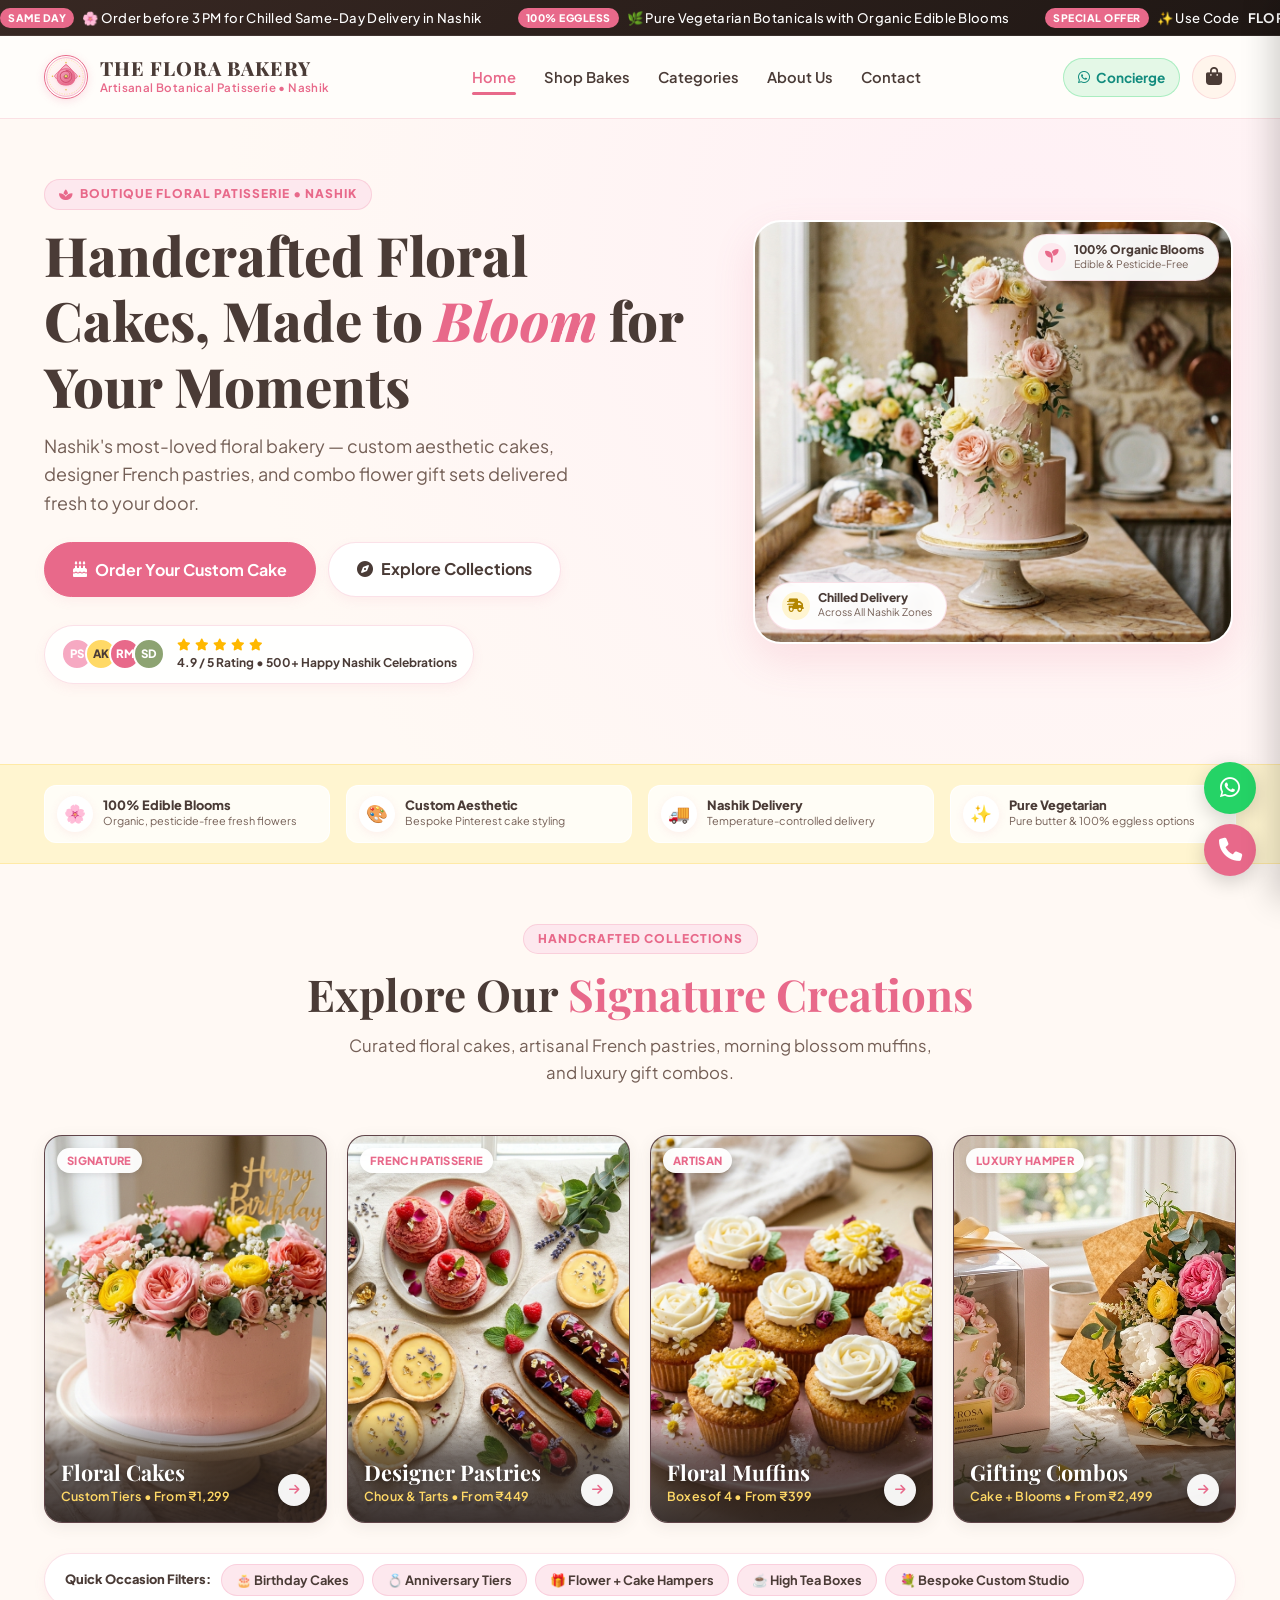
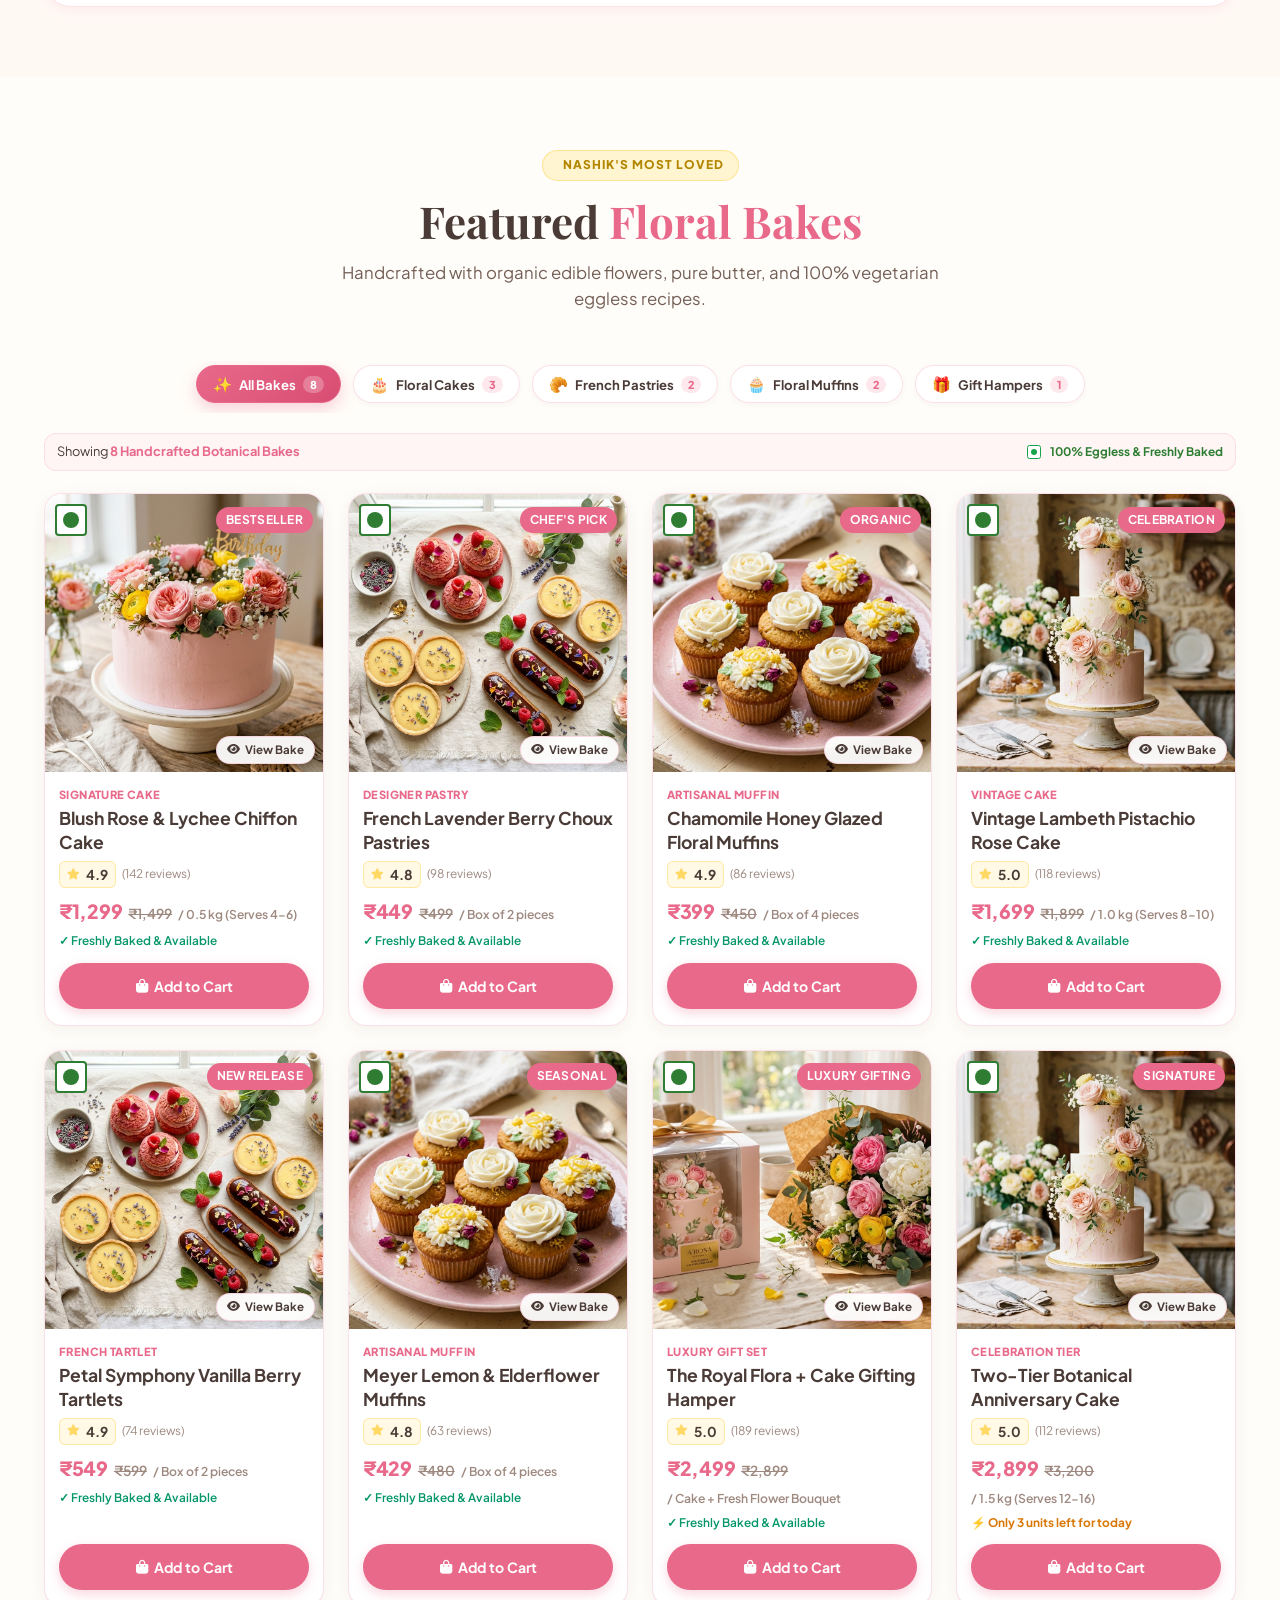
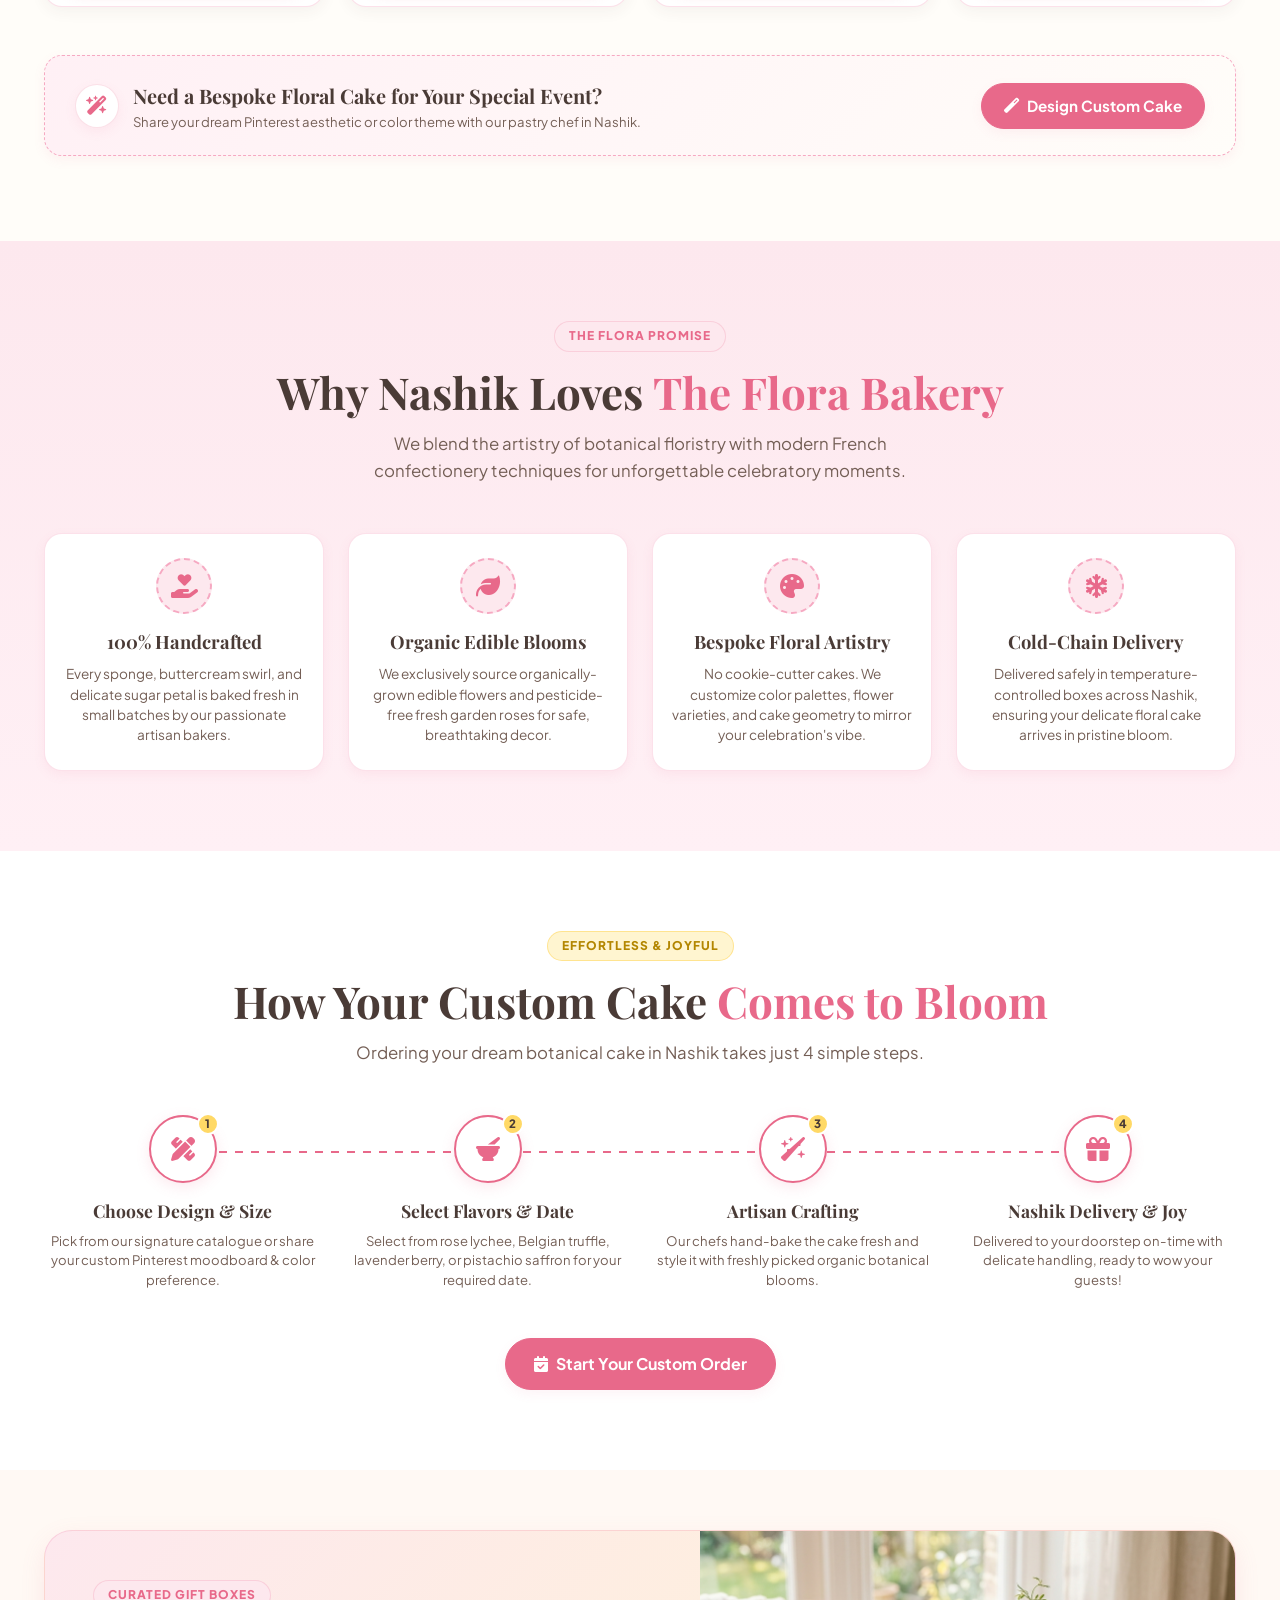
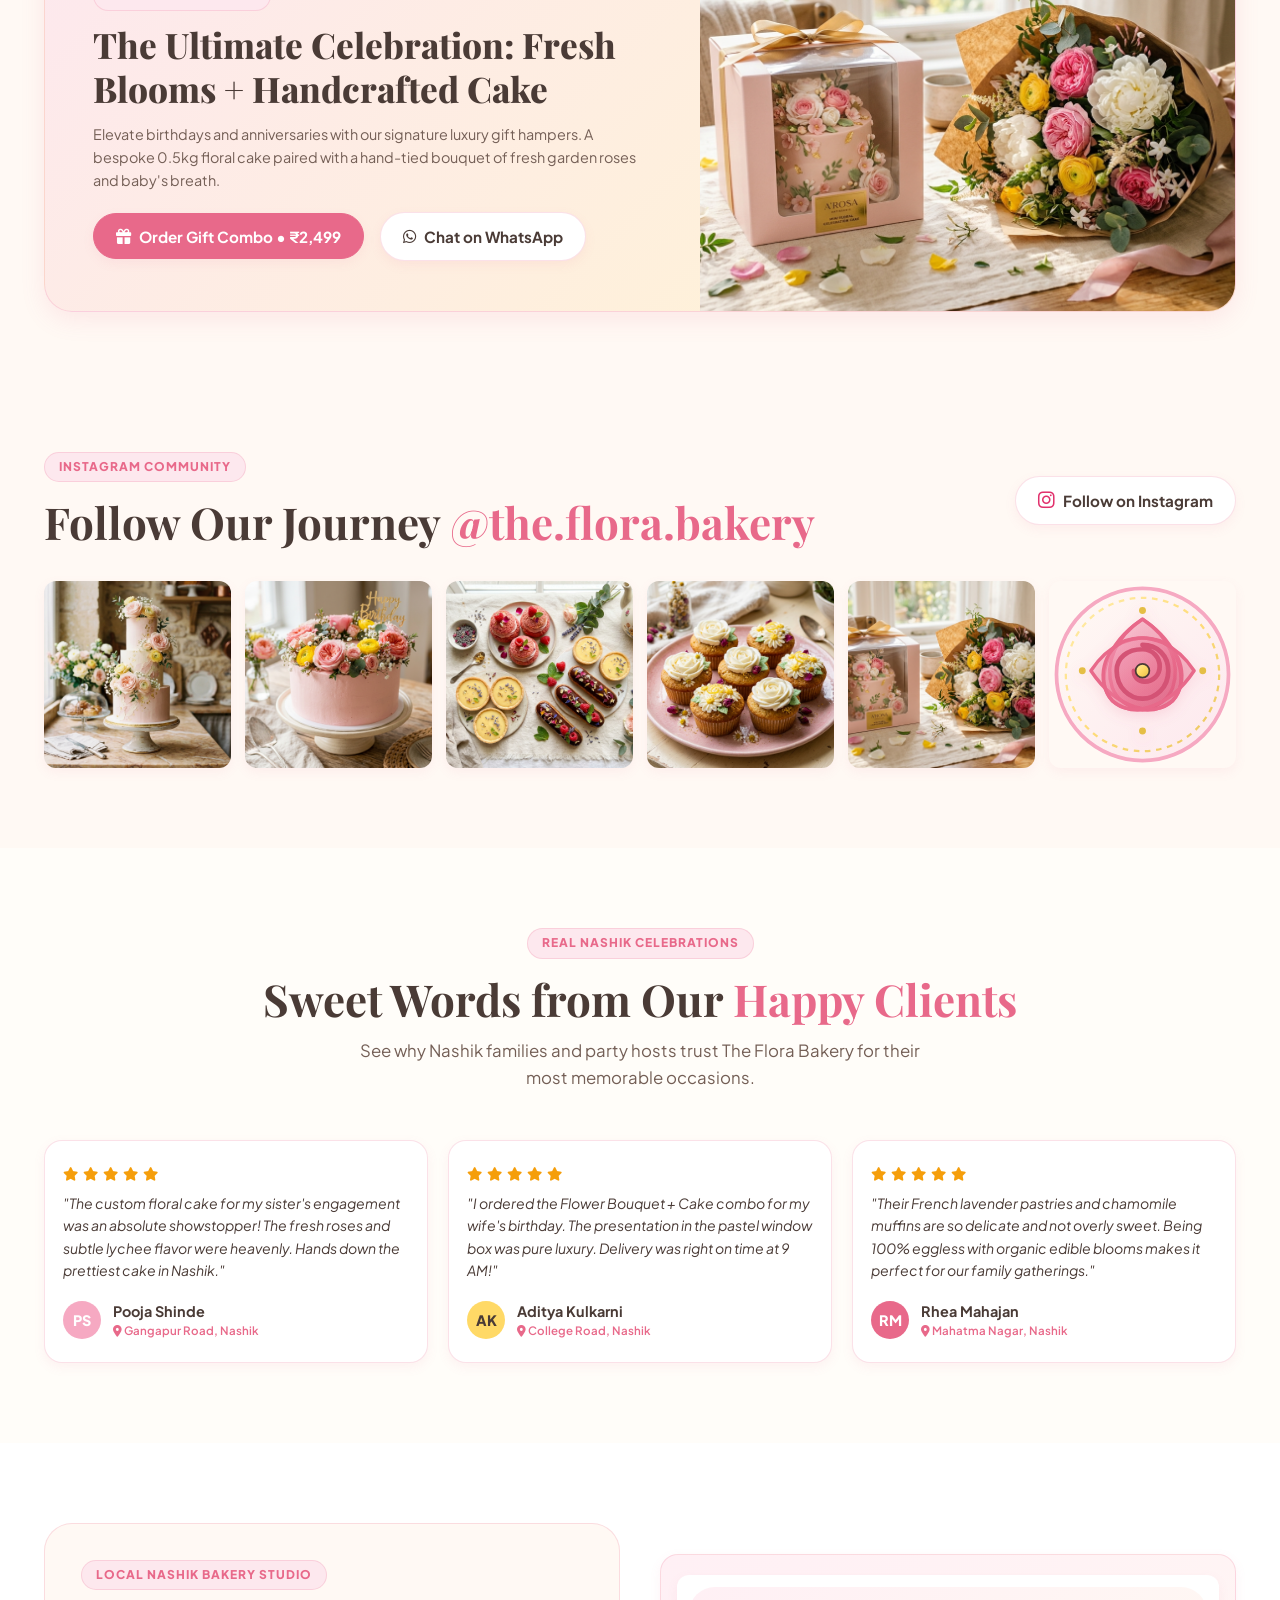
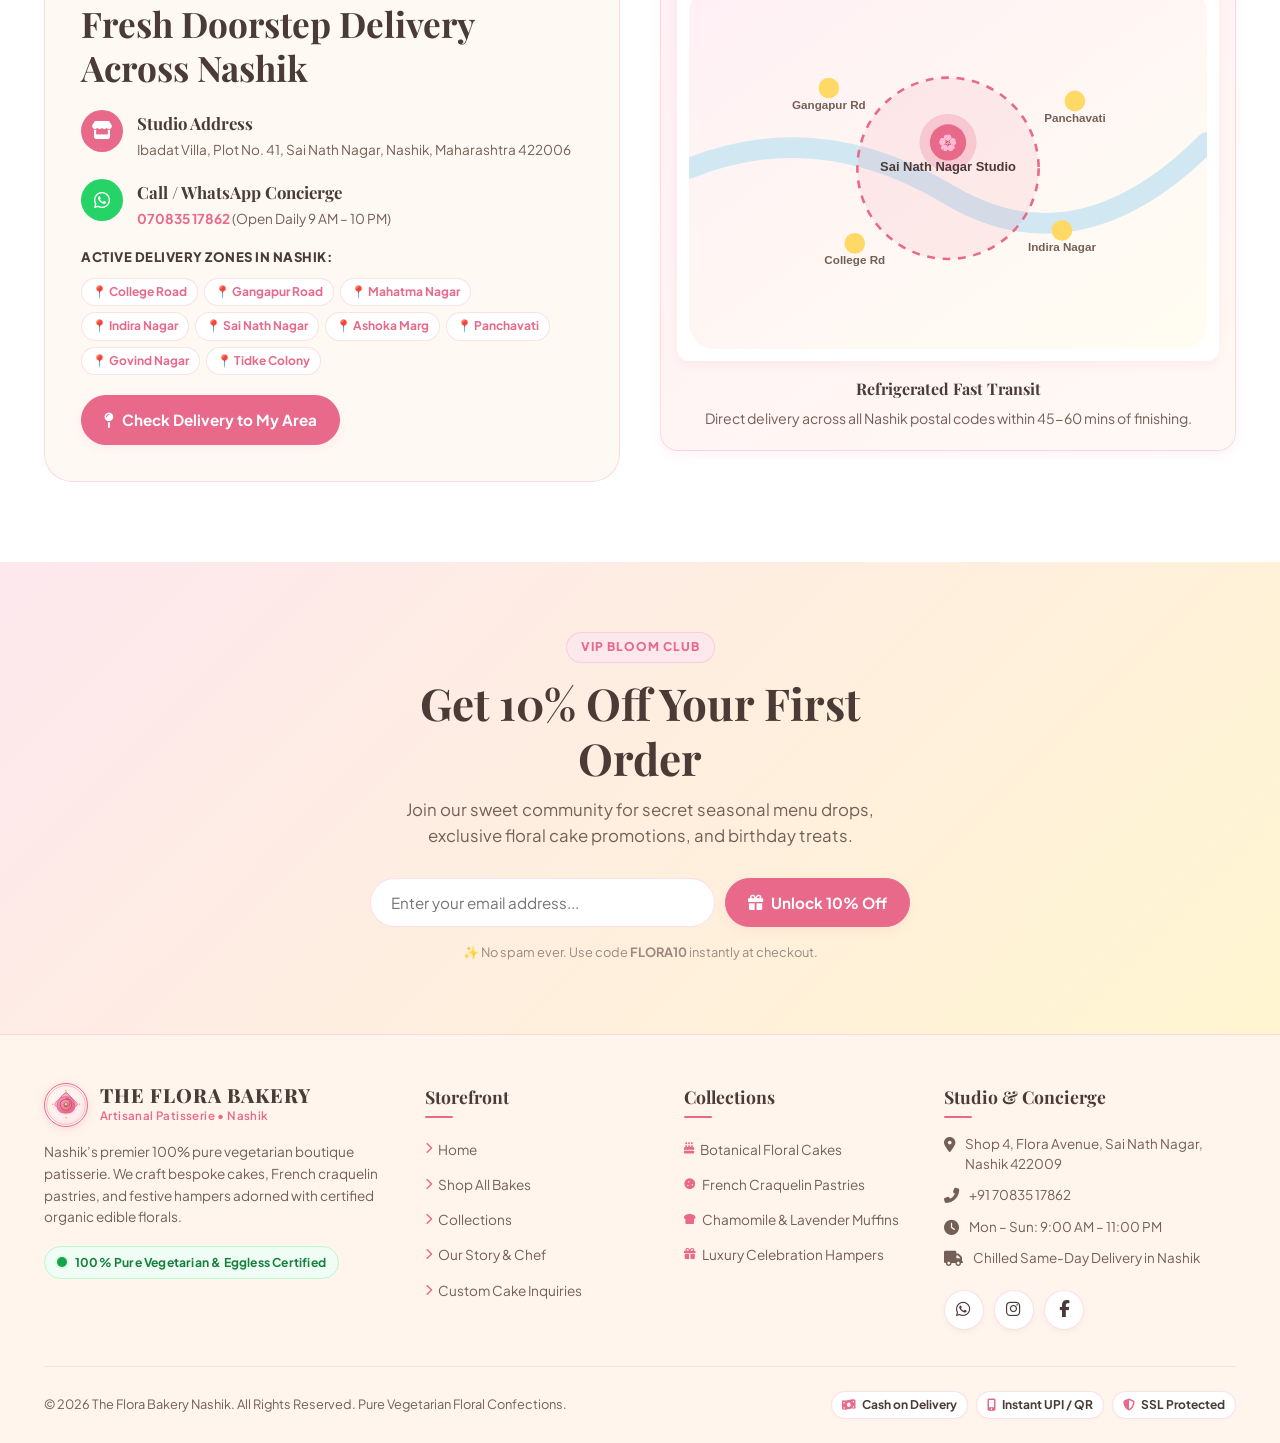
<file: index.html>
<!DOCTYPE html>
<html lang="en">
<head>
  <meta charset="UTF-8">
  <meta name="viewport" content="width=device-width, initial-scale=1.0">
  <title>The Flora Bakery | Handcrafted Floral Cakes & Artisanal Patisserie in Nashik</title>
  <meta name="description" content="Nashik's premier handcrafted floral bakery. Custom aesthetic floral cakes, designer pastries, gourmet muffins, and flower-and-cake gift hampers. Fresh delivery across Nashik.">
  
  <!-- Favicon -->
  <link rel="icon" type="image/svg+xml" href="images/logo-icon.svg">

  <!-- Google Fonts: Plus Jakarta Sans & Playfair Display -->
  <link rel="preconnect" href="https://fonts.googleapis.com">
  <link rel="preconnect" href="https://fonts.gstatic.com" crossorigin>
  <link href="https://fonts.googleapis.com/css2?family=Playfair+Display:ital,wght@0,500;0,600;0,700;0,800;1,400;1,600&family=Plus+Jakarta+Sans:wght@400;500;600;700;800&display=swap" rel="stylesheet">

  <!-- Font Awesome Icons -->
  <link rel="stylesheet" href="https://cdnjs.cloudflare.com/ajax/libs/font-awesome/6.5.1/css/all.min.css">
  
  <!-- Custom Stylesheet -->
  <link rel="stylesheet" href="css/styles.css">
</head>
<body>

  <!-- Universal Header Root -->
  <div id="siteHeaderRoot"></div>

  <!-- Universal Mobile Navigation Drawer Root -->
  <div id="mobileDrawerRoot"></div>

  <main>
    <!-- ==========================================================================
         3. HERO SECTION (ABOVE THE FOLD - CRO ENGINE)
         ========================================================================== -->
    <section class="hero-section" id="hero">
      <div class="container">
        <div class="hero-grid">
          
          <!-- Left Value Proposition Column -->
          <div class="hero-content">
            <div class="heading-tag">
              <i class="fas fa-spa"></i> Boutique Floral Patisserie • Nashik
            </div>
            
            <h1 class="hero-headline">
              Handcrafted Floral Cakes, Made to <span class="bloom-word">Bloom</span> for Your Moments
            </h1>
            
            <p class="hero-subhead">
              Nashik's most-loved floral bakery — custom aesthetic cakes, designer French pastries, and combo flower gift sets delivered fresh to your door.
            </p>

            <div class="hero-cta-group">
              <button class="btn btn-primary btn-lg" onclick="openCakeBuilderModal()">
                <i class="fas fa-birthday-cake"></i> Order Your Custom Cake
              </button>
              <a href="#categories" class="btn btn-secondary btn-lg">
                <i class="fas fa-compass"></i> Explore Collections
              </a>
            </div>

            <!-- Social Proof Strip -->
            <div class="hero-social-proof">
              <div class="avatar-stack">
                <div class="avatar-initials">PS</div>
                <div class="avatar-initials">AK</div>
                <div class="avatar-initials">RM</div>
                <div class="avatar-initials">SD</div>
              </div>
              <div class="proof-text">
                <div class="stars-row">
                  <i class="fas fa-star"></i>
                  <i class="fas fa-star"></i>
                  <i class="fas fa-star"></i>
                  <i class="fas fa-star"></i>
                  <i class="fas fa-star"></i>
                </div>
                <div class="proof-desc">
                  <span>4.9 / 5 Rating</span> • 500+ Happy Nashik Celebrations
                </div>
              </div>
            </div>

          </div>

          <!-- Right Hero Visual Card -->
          <div class="hero-visual-card">
            <div class="hero-cake-main-wrapper">
              <img src="images/hero-cake.jpg" alt="Artisanal Handcrafted Floral Cake by The Flora Bakery" class="hero-cake-img">
              
              <!-- Floating Micro-Badge Top Right -->
              <div class="floating-badge badge-top-right">
                <div class="badge-icon">
                  <i class="fas fa-seedling"></i>
                </div>
                <div class="badge-info">
                  <h4>100% Organic Blooms</h4>
                  <p>Edible & Pesticide-Free</p>
                </div>
              </div>

              <!-- Floating Micro-Badge Bottom Left -->
              <div class="floating-badge badge-bottom-left">
                <div class="badge-icon yellow-bg">
                  <i class="fas fa-truck-fast"></i>
                </div>
                <div class="badge-info">
                  <h4>Chilled Delivery</h4>
                  <p>Across All Nashik Zones</p>
                </div>
              </div>

            </div>
          </div>

        </div>
      </div>
    </section>

    <!-- ==========================================================================
         4. TRUST / USP BAR
         ========================================================================== -->
    <section class="trust-usp-bar">
      <div class="container">
        <div class="usp-grid">
          
          <div class="usp-item">
            <div class="usp-icon">🌸</div>
            <div class="usp-text">
              <h4>100% Edible Blooms</h4>
              <p>Organic, pesticide-free fresh flowers</p>
            </div>
          </div>

          <div class="usp-item">
            <div class="usp-icon">🎨</div>
            <div class="usp-text">
              <h4>Custom Aesthetic</h4>
              <p>Bespoke Pinterest cake styling</p>
            </div>
          </div>

          <div class="usp-item">
            <div class="usp-icon">🚚</div>
            <div class="usp-text">
              <h4>Nashik Delivery</h4>
              <p>Temperature-controlled delivery</p>
            </div>
          </div>

          <div class="usp-item">
            <div class="usp-icon">✨</div>
            <div class="usp-text">
              <h4>Pure Vegetarian</h4>
              <p>Pure butter & 100% eggless options</p>
            </div>
          </div>

        </div>
      </div>
    </section>

    <!-- ==========================================================================
         5. SHOP BY CATEGORY TILES (CLEAN & INTUITIVE 4-CARD HUB)
         ========================================================================== -->
    <section class="section-padding category-section" id="categories">
      <div class="container">
        
        <div class="text-center" style="margin-bottom: 28px;">
          <span class="heading-tag">Handcrafted Collections</span>
          <h2 class="section-title">Explore Our <span class="highlight">Signature Creations</span></h2>
          <p class="section-subtitle">
            Curated floral cakes, artisanal French pastries, morning blossom muffins, and luxury gift combos.
          </p>
        </div>

        <!-- 4 Intuitive Visual Category Cards -->
        <div class="category-cards-grid">
          
          <!-- Category 1: Cakes -->
          <div class="category-card" onclick="window.location.href='shop.html?category=cakes'" role="button" tabindex="0" title="Explore Floral Cakes">
            <div class="category-img-holder">
              <img src="images/cat-cakes.jpg" alt="Artisanal Floral Cakes" class="category-img" loading="lazy">
              <span class="category-badge">Signature</span>
            </div>
            <div class="category-overlay-info">
              <div class="category-meta">
                <h3 class="category-title">Floral Cakes</h3>
                <span class="category-price-hint">Custom Tiers • From ₹1,299</span>
              </div>
              <div class="category-action-pill">
                <span>Explore</span> <i class="fas fa-arrow-right"></i>
              </div>
            </div>
          </div>

          <!-- Category 2: Pastries -->
          <div class="category-card" onclick="window.location.href='shop.html?category=pastries'" role="button" tabindex="0" title="Explore French Pastries">
            <div class="category-img-holder">
              <img src="images/cat-pastries.jpg" alt="Designer Floral Pastries" class="category-img" loading="lazy">
              <span class="category-badge">French Patisserie</span>
            </div>
            <div class="category-overlay-info">
              <div class="category-meta">
                <h3 class="category-title">Designer Pastries</h3>
                <span class="category-price-hint">Choux & Tarts • From ₹449</span>
              </div>
              <div class="category-action-pill">
                <span>Explore</span> <i class="fas fa-arrow-right"></i>
              </div>
            </div>
          </div>

          <!-- Category 3: Muffins -->
          <div class="category-card" onclick="window.location.href='shop.html?category=muffins'" role="button" tabindex="0" title="Explore Floral Muffins">
            <div class="category-img-holder">
              <img src="images/cat-muffins.jpg" alt="Artisanal Floral Muffins" class="category-img" loading="lazy">
              <span class="category-badge">Artisan</span>
            </div>
            <div class="category-overlay-info">
              <div class="category-meta">
                <h3 class="category-title">Floral Muffins</h3>
                <span class="category-price-hint">Boxes of 4 • From ₹399</span>
              </div>
              <div class="category-action-pill">
                <span>Explore</span> <i class="fas fa-arrow-right"></i>
              </div>
            </div>
          </div>

          <!-- Category 4: Gifting Combos -->
          <div class="category-card" onclick="window.location.href='shop.html?category=combos'" role="button" tabindex="0" title="Explore Gift Combos">
            <div class="category-img-holder">
              <img src="images/combo-banner.jpg" alt="Cake and Flower Gifting Combos" class="category-img" loading="lazy">
              <span class="category-badge">Luxury Hamper</span>
            </div>
            <div class="category-overlay-info">
              <div class="category-meta">
                <h3 class="category-title">Gifting Combos</h3>
                <span class="category-price-hint">Cake + Blooms • From ₹2,499</span>
              </div>
              <div class="category-action-pill">
                <span>Explore</span> <i class="fas fa-arrow-right"></i>
              </div>
            </div>
          </div>

        </div>

        <!-- Occasions Quick Filter Bar -->
        <div class="occasions-bar">
          <span class="occasions-bar-label"><i class="fas fa-sparkles" style="color:var(--rose-deep);"></i> Quick Occasion Filters:</span>
          <div class="occasion-chips">
            <button type="button" class="occasion-chip" onclick="window.location.href='shop.html?category=cakes'">🎂 Birthday Cakes</button>
            <button type="button" class="occasion-chip" onclick="window.location.href='shop.html?category=cakes'">💍 Anniversary Tiers</button>
            <button type="button" class="occasion-chip" onclick="window.location.href='shop.html?category=combos'">🎁 Flower + Cake Hampers</button>
            <button type="button" class="occasion-chip" onclick="window.location.href='shop.html?category=pastries'">☕ High Tea Boxes</button>
            <button type="button" class="occasion-chip" onclick="openCakeBuilderModal()">💐 Bespoke Custom Studio</button>
          </div>
        </div>

      </div>
    </section>

    <!-- ==========================================================================
         6. BESTSELLERS / FEATURED PRODUCTS SECTION
         ========================================================================== -->
    <section class="section-padding bestsellers-section" id="bestsellers">
      <div class="container">
        
        <div class="text-center" style="margin-bottom: 24px;">
          <span class="heading-tag yellow-tag"><i class="fas fa-sparkles"></i> Nashik's Most Loved</span>
          <h2 class="section-title">Featured <span class="highlight">Floral Bakes</span></h2>
          <p class="section-subtitle">
            Handcrafted with organic edible flowers, pure butter, and 100% vegetarian eggless recipes.
          </p>
        </div>

        <!-- Touch-Optimized Segmented Filter Tabs -->
        <div class="product-filter-wrapper">
          <div class="product-filter-tabs" role="tablist" aria-label="Product categories">
            <button class="filter-tab-btn active" data-category="all" onclick="filterProducts('all', this)" role="tab" aria-selected="true">
              <span class="tab-icon">✨</span>
              <span class="tab-text">All Bakes</span>
              <span class="tab-badge" id="count-all">8</span>
            </button>
            <button class="filter-tab-btn" data-category="cakes" onclick="filterProducts('cakes', this)" role="tab" aria-selected="false">
              <span class="tab-icon">🎂</span>
              <span class="tab-text">Floral Cakes</span>
              <span class="tab-badge" id="count-cakes">3</span>
            </button>
            <button class="filter-tab-btn" data-category="pastries" onclick="filterProducts('pastries', this)" role="tab" aria-selected="false">
              <span class="tab-icon">🥐</span>
              <span class="tab-text">French Pastries</span>
              <span class="tab-badge" id="count-pastries">2</span>
            </button>
            <button class="filter-tab-btn" data-category="muffins" onclick="filterProducts('muffins', this)" role="tab" aria-selected="false">
              <span class="tab-icon">🧁</span>
              <span class="tab-text">Floral Muffins</span>
              <span class="tab-badge" id="count-muffins">2</span>
            </button>
            <button class="filter-tab-btn" data-category="combos" onclick="filterProducts('combos', this)" role="tab" aria-selected="false">
              <span class="tab-icon">🎁</span>
              <span class="tab-text">Gift Hampers</span>
              <span class="tab-badge" id="count-combos">1</span>
            </button>
          </div>
        </div>

        <!-- Filter Status Bar -->
        <div class="filter-status-bar" id="filterStatusBar">
          <span class="filter-status-text" id="filterStatusText">Showing <strong>all 8 botanical creations</strong></span>
          <div class="dietary-hint">
            <span class="veg-emblem-inline"></span> 100% Eggless & Freshly Baked
          </div>
        </div>

        <!-- Products Grid Container -->
        <div class="product-grid" id="productGrid">
          <!-- Dynamically populated via app.js -->
        </div>

        <!-- Custom Order Banner Card -->
        <div class="custom-cake-cta-banner">
          <div class="cta-banner-content">
            <div class="cta-banner-icon">
              <i class="fas fa-wand-magic-sparkles"></i>
            </div>
            <div>
              <h4 class="cta-banner-title">Need a Bespoke Floral Cake for Your Special Event?</h4>
              <p class="cta-banner-desc">Share your dream Pinterest aesthetic or color theme with our pastry chef in Nashik.</p>
            </div>
          </div>
          <button class="btn btn-primary btn-md" onclick="openCakeBuilderModal()">
            <i class="fas fa-magic"></i> Design Custom Cake
          </button>
        </div>

      </div>
    </section>

    <!-- ==========================================================================
         7. WHY CHOOSE THE FLORA BAKERY
         ========================================================================== -->
    <section class="section-padding why-us-section" id="why-us">
      <div class="container">
        
        <div class="text-center">
          <span class="heading-tag">The Flora Promise</span>
          <h2 class="section-title">Why Nashik Loves <span class="highlight">The Flora Bakery</span></h2>
          <p class="section-subtitle">
            We blend the artistry of botanical floristry with modern French confectionery techniques for unforgettable celebratory moments.
          </p>
        </div>

        <div class="why-grid">
          
          <div class="why-card">
            <div class="why-icon-bubble">
              <i class="fas fa-hand-holding-heart"></i>
            </div>
            <h3 class="why-title">100% Handcrafted</h3>
            <p class="why-desc">
              Every sponge, buttercream swirl, and delicate sugar petal is baked fresh in small batches by our passionate artisan bakers.
            </p>
          </div>

          <div class="why-card">
            <div class="why-icon-bubble">
              <i class="fas fa-leaf"></i>
            </div>
            <h3 class="why-title">Organic Edible Blooms</h3>
            <p class="why-desc">
              We exclusively source organically-grown edible flowers and pesticide-free fresh garden roses for safe, breathtaking decor.
            </p>
          </div>

          <div class="why-card">
            <div class="why-icon-bubble">
              <i class="fas fa-palette"></i>
            </div>
            <h3 class="why-title">Bespoke Floral Artistry</h3>
            <p class="why-desc">
              No cookie-cutter cakes. We customize color palettes, flower varieties, and cake geometry to mirror your celebration's vibe.
            </p>
          </div>

          <div class="why-card">
            <div class="why-icon-bubble">
              <i class="fas fa-snowflake"></i>
            </div>
            <h3 class="why-title">Cold-Chain Delivery</h3>
            <p class="why-desc">
              Delivered safely in temperature-controlled boxes across Nashik, ensuring your delicate floral cake arrives in pristine bloom.
            </p>
          </div>

        </div>

      </div>
    </section>

    <!-- ==========================================================================
         8. HOW IT WORKS / CUSTOM ORDER PROCESS
         ========================================================================== -->
    <section class="section-padding how-it-works-section" id="how-it-works">
      <div class="container">
        
        <div class="text-center">
          <span class="heading-tag yellow-tag">Effortless & Joyful</span>
          <h2 class="section-title">How Your Custom Cake <span class="highlight">Comes to Bloom</span></h2>
          <p class="section-subtitle">
            Ordering your dream botanical cake in Nashik takes just 4 simple steps.
          </p>
        </div>

        <div class="steps-flow-grid">
          
          <div class="step-card">
            <div class="step-number-bubble">
              <i class="fas fa-pen-ruler" style="color:var(--rose-deep);"></i>
              <span class="step-badge-num">1</span>
            </div>
            <h3 class="step-title">Choose Design & Size</h3>
            <p class="step-desc">Pick from our signature catalogue or share your custom Pinterest moodboard & color preference.</p>
          </div>

          <div class="step-card">
            <div class="step-number-bubble">
              <i class="fas fa-mortar-pestle" style="color:var(--rose-deep);"></i>
              <span class="step-badge-num">2</span>
            </div>
            <h3 class="step-title">Select Flavors & Date</h3>
            <p class="step-desc">Select from rose lychee, Belgian truffle, lavender berry, or pistachio saffron for your required date.</p>
          </div>

          <div class="step-card">
            <div class="step-number-bubble">
              <i class="fas fa-wand-sparkles" style="color:var(--rose-deep);"></i>
              <span class="step-badge-num">3</span>
            </div>
            <h3 class="step-title">Artisan Crafting</h3>
            <p class="step-desc">Our chefs hand-bake the cake fresh and style it with freshly picked organic botanical blooms.</p>
          </div>

          <div class="step-card">
            <div class="step-number-bubble">
              <i class="fas fa-gift" style="color:var(--rose-deep);"></i>
              <span class="step-badge-num">4</span>
            </div>
            <h3 class="step-title">Nashik Delivery & Joy</h3>
            <p class="step-desc">Delivered to your doorstep on-time with delicate handling, ready to wow your guests!</p>
          </div>

        </div>

        <div class="text-center" style="margin-top: 48px;">
          <button class="btn btn-primary btn-lg" onclick="openCakeBuilderModal()">
            <i class="fas fa-calendar-check"></i> Start Your Custom Order
          </button>
        </div>

      </div>
    </section>

    <!-- ==========================================================================
         11. COMBO / GIFTING HIGHLIGHT BANNER
         ========================================================================== -->
    <section class="combo-banner-section" id="combos">
      <div class="container">
        <div class="combo-banner-box">
          
          <div class="combo-content">
            <span class="heading-tag">Curated Gift Boxes</span>
            <h2 class="combo-title">The Ultimate Celebration: Fresh Blooms + Handcrafted Cake</h2>
            <p class="combo-desc">
              Elevate birthdays and anniversaries with our signature luxury gift hampers. A bespoke 0.5kg floral cake paired with a hand-tied bouquet of fresh garden roses and baby's breath.
            </p>
            <div style="display:flex; gap:16px; flex-wrap:wrap; align-items:center;">
              <button class="btn btn-primary" onclick="addToCart(7)">
                <i class="fas fa-gift"></i> Order Gift Combo • ₹2,499
              </button>
              <a href="https://wa.me/917083517862?text=Hi!%20I%20want%20to%20customize%20a%20Flower%20and%20Cake%20Gift%20Hamper." target="_blank" class="btn btn-secondary">
                <i class="fab fa-whatsapp"></i> Chat on WhatsApp
              </a>
            </div>
          </div>

          <div class="combo-img-wrap">
            <img src="images/combo-banner.jpg" alt="Flower Bouquet and Floral Cake Gift Set" class="combo-img" loading="lazy">
          </div>

        </div>
      </div>
    </section>

    <!-- ==========================================================================
         9. INSTAGRAM / SOCIAL PROOF GALLERY
         ========================================================================== -->
    <section class="section-padding insta-gallery-section" id="instagram">
      <div class="container">
        
        <div class="insta-header-wrap">
          <div>
            <span class="heading-tag">Instagram Community</span>
            <h2 class="section-title" style="margin-bottom:0;">Follow Our Journey <span class="highlight">@the.flora.bakery</span></h2>
          </div>
          <a href="https://www.instagram.com/the.flora.bakery" target="_blank" rel="noopener noreferrer" class="btn btn-secondary">
            <i class="fab fa-instagram" style="color: #E1306C; font-size:1.2rem;"></i> Follow on Instagram
          </a>
        </div>

        <div class="insta-grid">
          
          <div class="insta-item">
            <img src="images/hero-cake.jpg" alt="Floral cake details" class="insta-img" loading="lazy">
            <div class="insta-overlay">
              <i class="fab fa-instagram"></i>
              <span>@the.flora.bakery</span>
            </div>
          </div>

          <div class="insta-item">
            <img src="images/cat-cakes.jpg" alt="Artisanal celebration cake" class="insta-img" loading="lazy">
            <div class="insta-overlay">
              <i class="fab fa-instagram"></i>
              <span>@the.flora.bakery</span>
            </div>
          </div>

          <div class="insta-item">
            <img src="images/cat-pastries.jpg" alt="French flower pastries" class="insta-img" loading="lazy">
            <div class="insta-overlay">
              <i class="fab fa-instagram"></i>
              <span>@the.flora.bakery</span>
            </div>
          </div>

          <div class="insta-item">
            <img src="images/cat-muffins.jpg" alt="Chamomile flower muffins" class="insta-img" loading="lazy">
            <div class="insta-overlay">
              <i class="fab fa-instagram"></i>
              <span>@the.flora.bakery</span>
            </div>
          </div>

          <div class="insta-item">
            <img src="images/combo-banner.jpg" alt="Flower and cake hamper" class="insta-img" loading="lazy">
            <div class="insta-overlay">
              <i class="fab fa-instagram"></i>
              <span>@the.flora.bakery</span>
            </div>
          </div>

          <div class="insta-item">
            <img src="images/logo-icon.svg" alt="The Flora Bakery Logo Art" class="insta-img" loading="lazy">
            <div class="insta-overlay">
              <i class="fab fa-instagram"></i>
              <span>@the.flora.bakery</span>
            </div>
          </div>

        </div>

      </div>
    </section>

    <!-- ==========================================================================
         10. TESTIMONIALS & REVIEWS
         ========================================================================== -->
    <section class="section-padding testimonials-section" id="testimonials">
      <div class="container">
        
        <div class="text-center">
          <span class="heading-tag">Real Nashik Celebrations</span>
          <h2 class="section-title">Sweet Words from Our <span class="highlight">Happy Clients</span></h2>
          <p class="section-subtitle">
            See why Nashik families and party hosts trust The Flora Bakery for their most memorable occasions.
          </p>
        </div>

        <div class="reviews-grid">
          
          <!-- Testimonial 1 -->
          <div class="review-card">
            <div class="review-stars">
              <i class="fas fa-star"></i>
              <i class="fas fa-star"></i>
              <i class="fas fa-star"></i>
              <i class="fas fa-star"></i>
              <i class="fas fa-star"></i>
            </div>
            <p class="review-quote">
              "The custom floral cake for my sister's engagement was an absolute showstopper! The fresh roses and subtle lychee flavor were heavenly. Hands down the prettiest cake in Nashik."
            </p>
            <div class="reviewer-meta">
              <div class="reviewer-avatar">PS</div>
              <div class="reviewer-details">
                <h5>Pooja Shinde</h5>
                <p><i class="fas fa-map-marker-alt"></i> Gangapur Road, Nashik</p>
              </div>
            </div>
          </div>

          <!-- Testimonial 2 -->
          <div class="review-card">
            <div class="review-stars">
              <i class="fas fa-star"></i>
              <i class="fas fa-star"></i>
              <i class="fas fa-star"></i>
              <i class="fas fa-star"></i>
              <i class="fas fa-star"></i>
            </div>
            <p class="review-quote">
              "I ordered the Flower Bouquet + Cake combo for my wife's birthday. The presentation in the pastel window box was pure luxury. Delivery was right on time at 9 AM!"
            </p>
            <div class="reviewer-meta">
              <div class="reviewer-avatar" style="background:var(--yellow-butter); color:var(--text-cocoa);">AK</div>
              <div class="reviewer-details">
                <h5>Aditya Kulkarni</h5>
                <p><i class="fas fa-map-marker-alt"></i> College Road, Nashik</p>
              </div>
            </div>
          </div>

          <!-- Testimonial 3 -->
          <div class="review-card">
            <div class="review-stars">
              <i class="fas fa-star"></i>
              <i class="fas fa-star"></i>
              <i class="fas fa-star"></i>
              <i class="fas fa-star"></i>
              <i class="fas fa-star"></i>
            </div>
            <p class="review-quote">
              "Their French lavender pastries and chamomile muffins are so delicate and not overly sweet. Being 100% eggless with organic edible blooms makes it perfect for our family gatherings."
            </p>
            <div class="reviewer-meta">
              <div class="reviewer-avatar" style="background:var(--rose-deep);">RM</div>
              <div class="reviewer-details">
                <h5>Rhea Mahajan</h5>
                <p><i class="fas fa-map-marker-alt"></i> Mahatma Nagar, Nashik</p>
              </div>
            </div>
          </div>

        </div>

      </div>
    </section>

    <!-- ==========================================================================
         12. DELIVERY AREA / LOCAL TRUST SECTION (NASHIK)
         ========================================================================== -->
    <section class="section-padding local-trust-section" id="delivery-info">
      <div class="container">
        
        <div class="local-grid">
          
          <div class="local-info-card">
            <span class="heading-tag">Local Nashik Bakery Studio</span>
            <h2 class="section-title" style="font-size:2.2rem; margin-bottom:20px;">Fresh Doorstep Delivery Across Nashik</h2>
            
            <div class="studio-address-box">
              <div class="address-icon">
                <i class="fas fa-store"></i>
              </div>
              <div class="address-text">
                <h4>Studio Address</h4>
                <p>Ibadat Villa, Plot No. 41, Sai Nath Nagar, Nashik, Maharashtra 422006</p>
              </div>
            </div>

            <div class="studio-address-box">
              <div class="address-icon" style="background: #25D366;">
                <i class="fab fa-whatsapp"></i>
              </div>
              <div class="address-text">
                <h4>Call / WhatsApp Concierge</h4>
                <p><a href="tel:07083517862" style="font-weight:700; color:var(--rose-deep);">070835 17862</a> (Open Daily 9 AM – 10 PM)</p>
              </div>
            </div>

            <div class="delivery-zones-wrap">
              <h5>Active Delivery Zones in Nashik:</h5>
              <div class="zone-chips">
                <span class="zone-chip">📍 College Road</span>
                <span class="zone-chip">📍 Gangapur Road</span>
                <span class="zone-chip">📍 Mahatma Nagar</span>
                <span class="zone-chip">📍 Indira Nagar</span>
                <span class="zone-chip">📍 Sai Nath Nagar</span>
                <span class="zone-chip">📍 Ashoka Marg</span>
                <span class="zone-chip">📍 Panchavati</span>
                <span class="zone-chip">📍 Govind Nagar</span>
                <span class="zone-chip">📍 Tidke Colony</span>
              </div>
            </div>

            <a href="https://wa.me/917083517862?text=Hello%20The%20Flora%20Bakery!%20Can%20you%20confirm%20delivery%20to%20my%20location%20in%20Nashik?" target="_blank" class="btn btn-primary">
              <i class="fas fa-map-pin"></i> Check Delivery to My Area
            </a>

          </div>

          <!-- Stylized Nashik Delivery Map Card -->
          <div class="map-visual-card">
            <div class="map-svg-holder">
              <!-- Visual Stylized Floral Map Pin Illustration -->
              <svg viewBox="0 0 400 280" width="100%" height="240" xmlns="http://www.w3.org/2000/svg">
                <defs>
                  <linearGradient id="mapGrad" x1="0%" y1="0%" x2="100%" y2="100%">
                    <stop offset="0%" stop-color="#FFF0F5"/>
                    <stop offset="100%" stop-color="#FFFDF2"/>
                  </linearGradient>
                </defs>
                <rect width="400" height="280" rx="20" fill="url(#mapGrad)"/>
                
                <!-- Stylized Godavari River -->
                <path d="M 0,140 Q 100,100 200,160 T 400,120" fill="none" stroke="#D1E8F2" stroke-width="16" stroke-linecap="round"/>
                
                <!-- Zone Circles -->
                <circle cx="200" cy="140" r="70" fill="rgba(232, 105, 138, 0.1)" stroke="#E8698A" stroke-width="2" stroke-dasharray="6,6"/>
                
                <!-- Main Studio Pin (Sai Nath Nagar) -->
                <g transform="translate(190, 110)">
                  <circle cx="10" cy="10" r="22" fill="#E8698A" opacity="0.25"/>
                  <circle cx="10" cy="10" r="14" fill="#E8698A"/>
                  <text x="10" y="14" font-family="sans-serif" font-size="12" fill="#FFF" text-anchor="middle">🌸</text>
                  <text x="10" y="32" font-family="sans-serif" font-size="10" font-weight="bold" fill="#4A3B36" text-anchor="middle">Sai Nath Nagar Studio</text>
                </g>

                <!-- Zone Pins -->
                <g transform="translate(100, 70)">
                  <circle cx="8" cy="8" r="8" fill="#FFD966"/>
                  <text x="8" y="24" font-family="sans-serif" font-size="9" font-weight="600" fill="#745F56" text-anchor="middle">Gangapur Rd</text>
                </g>

                <g transform="translate(120, 190)">
                  <circle cx="8" cy="8" r="8" fill="#FFD966"/>
                  <text x="8" y="24" font-family="sans-serif" font-size="9" font-weight="600" fill="#745F56" text-anchor="middle">College Rd</text>
                </g>

                <g transform="translate(290, 80)">
                  <circle cx="8" cy="8" r="8" fill="#FFD966"/>
                  <text x="8" y="24" font-family="sans-serif" font-size="9" font-weight="600" fill="#745F56" text-anchor="middle">Panchavati</text>
                </g>

                <g transform="translate(280, 180)">
                  <circle cx="8" cy="8" r="8" fill="#FFD966"/>
                  <text x="8" y="24" font-family="sans-serif" font-size="9" font-weight="600" fill="#745F56" text-anchor="middle">Indira Nagar</text>
                </g>
              </svg>
            </div>
            <h4 style="font-family:var(--font-serif); color:var(--text-cocoa); margin-bottom:6px;">Refrigerated Fast Transit</h4>
            <p style="font-size:0.88rem; color:var(--text-secondary);">Direct delivery across all Nashik postal codes within 45-60 mins of finishing.</p>
          </div>

        </div>

      </div>
    </section>

    <!-- ==========================================================================
         13. NEWSLETTER / OFFER CAPTURE
         ========================================================================== -->
    <section class="newsletter-section">
      <div class="container">
        <div class="newsletter-box">
          <span class="heading-tag">VIP Bloom Club</span>
          <h2 class="section-title">Get 10% Off Your First Order</h2>
          <p class="section-subtitle" style="margin-bottom:28px;">
            Join our sweet community for secret seasonal menu drops, exclusive floral cake promotions, and birthday treats.
          </p>

          <form class="newsletter-form" onsubmit="submitNewsletter(event)">
            <input type="email" id="newsletterEmail" class="newsletter-input" placeholder="Enter your email address..." required>
            <button type="submit" class="btn btn-primary">
              <i class="fas fa-gift"></i> Unlock 10% Off
            </button>
          </form>
          <span style="font-size:0.8rem; color:var(--text-muted);">✨ No spam ever. Use code <strong>FLORA10</strong> instantly at checkout.</span>
        </div>
      </div>
    </section>
  </main>

  <!-- Universal Slide-Out Cart Drawer Root -->
  <div id="cartDrawerRoot"></div>

  <!-- Universal Footer Root -->
  <div id="siteFooterRoot"></div>

  <!-- ==========================================================================
       CUSTOM CAKE BUILDER MODAL
       ========================================================================== -->
  <div class="modal-backdrop" id="cakeBuilderModal">
    <div class="modal-dialog">
      <button class="modal-close-btn" onclick="closeCakeBuilderModal()" aria-label="Close modal">
        <i class="fas fa-times"></i>
      </button>

      <span class="heading-tag">Bespoke Design Studio</span>
      <h3 style="font-family:var(--font-serif); font-size:1.8rem; color:var(--text-cocoa); margin-bottom:8px;">Custom Cake Consultation</h3>
      <p style="font-size:0.92rem; color:var(--text-secondary); margin-bottom:18px;">
        Tell us your dream floral concept. Our master baker will curate the exact blooms, flavors, and styling for your Nashik event.
      </p>

      <form onsubmit="submitCustomCakeInquiry(event)">
        <div class="builder-form-grid">
          
          <div class="form-group">
            <label for="cakeOccasion">Occasion</label>
            <select id="cakeOccasion" class="form-control" required>
              <option value="Birthday Celebration">Birthday Celebration</option>
              <option value="Anniversary Party">Anniversary Party</option>
              <option value="Wedding / Engagement">Wedding / Engagement</option>
              <option value="Baby Shower / Milestone">Baby Shower / Milestone</option>
              <option value="Gifting Surprise">Gifting Surprise</option>
            </select>
          </div>

          <div class="form-group">
            <label for="cakeSize">Cake Weight</label>
            <select id="cakeSize" class="form-control" required>
              <option value="0.5 kg (Serves 4-6)">0.5 kg (Serves 4-6) • ~₹1,299</option>
              <option value="1.0 kg (Serves 8-10)">1.0 kg (Serves 8-10) • ~₹1,799</option>
              <option value="1.5 kg (Serves 12-14)">1.5 kg (Serves 12-14) • ~₹2,499</option>
              <option value="2.0 kg+ Multi-tier (Serves 16+)">2.0 kg+ Multi-tier (Serves 16+) • ~₹3,499+</option>
            </select>
          </div>

          <div class="form-group">
            <label for="cakeFlavor">Signature Flavor</label>
            <select id="cakeFlavor" class="form-control" required>
              <option value="Rose & Lychee Chiffon (Signature)">Rose & Lychee Chiffon (Signature)</option>
              <option value="Belgian Chocolate Truffle with Berries">Belgian Chocolate Truffle with Berries</option>
              <option value="Lavender Lemon Mascarpone">Lavender Lemon Mascarpone</option>
              <option value="Persian Pistachio & Saffron">Persian Pistachio & Saffron</option>
              <option value="Madagascar Vanilla Berry Blossom">Madagascar Vanilla Berry Blossom</option>
            </select>
          </div>

          <div class="form-group">
            <label for="cakePalette">Floral Palette & Style</label>
            <select id="cakePalette" class="form-control" required>
              <option value="Blush Pink & White Elegance">Blush Pink & White Elegance</option>
              <option value="Sunshine Yellow & Rose Gold">Sunshine Yellow & Rose Gold</option>
              <option value="Pastel Garden Wildflower Mix">Pastel Garden Wildflower Mix</option>
              <option value="Vintage Lambeth Victorian Piped">Vintage Lambeth Victorian Piped</option>
              <option value="Minimalist Pure White & Baby's Breath">Minimalist Pure White & Baby's Breath</option>
            </select>
          </div>

          <div class="form-group">
            <label for="cakeDate">Delivery Date in Nashik</label>
            <input type="date" id="cakeDate" class="form-control" required>
          </div>

          <div class="form-group">
            <label for="cakeMessage">Message on Cake</label>
            <input type="text" id="cakeMessage" class="form-control" placeholder="e.g. Happy Birthday Maya!">
          </div>

          <div class="form-group full-width">
            <label for="cakeNotes">Design Notes or Pinterest Reference</label>
            <textarea id="cakeNotes" class="form-control" rows="3" placeholder="Tell us if you want specific flowers, gold leaf, heart shape, or specific dietary requests..."></textarea>
          </div>

        </div>

        <div style="margin-top:24px; display:flex; gap:12px; justify-content:flex-end;">
          <button type="button" class="btn btn-secondary" onclick="closeCakeBuilderModal()">Cancel</button>
          <button type="submit" class="btn btn-primary">
            <i class="fab fa-whatsapp"></i> Send Custom Inquiry via WhatsApp
          </button>
        </div>
      </form>

    </div>
  </div>

  <!-- ==========================================================================
       PRODUCT QUICK VIEW MODAL
       ========================================================================== -->
  <div class="modal-backdrop" id="quickViewModal">
    <div class="modal-dialog">
      <button class="modal-close-btn" onclick="closeQuickViewModal()" aria-label="Close modal">
        <i class="fas fa-times"></i>
      </button>
      <div id="quickViewContent">
        <!-- Rendered dynamically by app.js -->
      </div>
    </div>
  </div>

  <!-- ==========================================================================
       ON-SITE SECURE CHECKOUT MODAL (SHOPIFY-GRADE)
       ========================================================================== -->
  <div class="modal-backdrop checkout-modal-backdrop" id="checkoutModal">
    <div class="modal-dialog checkout-modal-dialog">
      <button class="modal-close-btn" onclick="closeCheckoutModal()" aria-label="Close checkout">
        <i class="fas fa-times"></i>
      </button>

      <div class="checkout-header-banner">
        <div class="checkout-brand-badge">
          <span style="font-size:1.4rem;">🌸</span>
          <div>
            <h3 style="font-family:var(--font-serif); font-size:1.5rem; color:var(--text-cocoa); margin:0;">Secure Artisan Checkout</h3>
            <p style="font-size:0.85rem; color:var(--text-secondary); margin:2px 0 0;">Freshly baked to order &bull; Chilled Nashik delivery</p>
          </div>
        </div>
        <div class="checkout-security-pill">
          <i class="fas fa-shield-check" style="color:#059669;"></i> SSL Encrypted &bull; 100% Eggless
        </div>
      </div>

      <div class="checkout-layout-grid">
        
        <!-- Left Column: Checkout Form -->
        <div class="checkout-form-col">
          <form id="checkoutForm" onsubmit="processCheckoutOrder(event)">
            
            <!-- Step 1: Customer Contact -->
            <div class="checkout-step-box">
              <div class="checkout-step-title">
                <span class="step-num">1</span>
                <h4>Contact & Receipt Details</h4>
              </div>
              
              <div class="form-grid-2">
                <div class="form-group">
                  <label for="checkoutName">Full Name <span class="req">*</span></label>
                  <input type="text" id="checkoutName" class="form-control" placeholder="e.g. Maya Sharma" required>
                </div>
                <div class="form-group">
                  <label for="checkoutPhone">WhatsApp / Mobile Number <span class="req">*</span></label>
                  <input type="tel" id="checkoutPhone" class="form-control" placeholder="10-digit mobile number" pattern="[0-9]{10}" required>
                  <small style="font-size:0.75rem; color:var(--text-muted);">Used for order dispatch & delivery updates</small>
                </div>
              </div>

              <div class="form-group">
                <label for="checkoutEmail">Email Address (for Order Confirmation) <span class="req">*</span></label>
                <input type="email" id="checkoutEmail" class="form-control" placeholder="e.g. maya@example.com" required>
                <small style="font-size:0.75rem; color:var(--text-muted);">We will immediately send your itemized order receipt here</small>
              </div>
            </div>

            <!-- Step 2: Delivery Destination & Schedule in Nashik -->
            <div class="checkout-step-box">
              <div class="checkout-step-title">
                <span class="step-num">2</span>
                <h4>Delivery Schedule & Nashik Address</h4>
              </div>

              <div class="form-grid-2">
                <div class="form-group">
                  <label for="checkoutDate">Required Delivery Date <span class="req">*</span></label>
                  <input type="date" id="checkoutDate" class="form-control" required>
                </div>
                <div class="form-group">
                  <label for="checkoutSlot">Preferred Delivery Window <span class="req">*</span></label>
                  <select id="checkoutSlot" class="form-control" required>
                    <option value="Morning Slot (10:00 AM – 1:00 PM)">Morning Slot (10:00 AM – 1:00 PM)</option>
                    <option value="Afternoon Slot (1:00 PM – 5:00 PM)" selected>Afternoon Slot (1:00 PM – 5:00 PM)</option>
                    <option value="Evening Slot (5:00 PM – 9:00 PM)">Evening Slot (5:00 PM – 9:00 PM)</option>
                  </select>
                </div>
              </div>

              <div class="form-group">
                <label for="checkoutAddress">Delivery Street Address <span class="req">*</span></label>
                <input type="text" id="checkoutAddress" class="form-control" placeholder="Flat/House No., Building/Society, Street name" required>
              </div>

              <div class="form-grid-2">
                <div class="form-group">
                  <label for="checkoutLocality">Nashik Area / Locality <span class="req">*</span></label>
                  <select id="checkoutLocality" class="form-control" required>
                    <option value="Sai Nath Nagar">Sai Nath Nagar (Studio Proximity)</option>
                    <option value="Gangapur Road">Gangapur Road</option>
                    <option value="College Road">College Road</option>
                    <option value="Indira Nagar">Indira Nagar</option>
                    <option value="Mahatma Nagar">Mahatma Nagar</option>
                    <option value="Panchavati">Panchavati</option>
                    <option value="Govind Nagar">Govind Nagar</option>
                    <option value="Cidco">Cidco / Trimurti Chowk</option>
                    <option value="Nashik Road">Nashik Road / Bytco</option>
                    <option value="Other Nashik Area">Other Nashik Location</option>
                  </select>
                </div>
                <div class="form-group">
                  <label for="checkoutLandmark">Landmark (Optional)</label>
                  <input type="text" id="checkoutLandmark" class="form-control" placeholder="Near school, temple, bank...">
                </div>
              </div>
            </div>

            <!-- Step 3: Cake Writing & Baker Notes -->
            <div class="checkout-step-box">
              <div class="checkout-step-title">
                <span class="step-num">3</span>
                <h4>Cake Personalization & Notes</h4>
              </div>

              <div class="form-group">
                <label for="checkoutCakeMessage">Message on Cake (Optional)</label>
                <input type="text" id="checkoutCakeMessage" class="form-control" placeholder="e.g. Happy 25th Anniversary Maya & Rohan!">
              </div>

              <div class="form-group">
                <label for="checkoutNotes">Special Instructions for Chef / Delivery Partner</label>
                <textarea id="checkoutNotes" class="form-control" rows="2" placeholder="e.g. Ring bell twice, please keep flower palette strictly pastel pink..."></textarea>
              </div>
            </div>

            <!-- Step 4: Payment Method Selection -->
            <div class="checkout-step-box">
              <div class="checkout-step-title">
                <span class="step-num">4</span>
                <h4>Select Payment Method</h4>
              </div>

              <div class="payment-methods-grid">
                <!-- COD Option (Active) -->
                <label class="payment-method-card active" id="payOptionCOD">
                  <input type="radio" name="paymentMethod" value="COD" checked>
                  <div class="payment-card-content">
                    <div class="pay-icon-row">
                      <span class="pay-badge-icon">💵</span>
                      <strong>Cash on Delivery (COD)</strong>
                      <span class="pay-tag-active">Active</span>
                    </div>
                    <p class="pay-desc">Pay with cash or UPI on cake arrival at your doorstep in Nashik.</p>
                  </div>
                </label>

                <!-- Online Payment Gateway (Integration Ready) -->
                <label class="payment-method-card disabled" id="payOptionOnline" title="Online gateway integration coming soon">
                  <input type="radio" name="paymentMethod" value="ONLINE" disabled>
                  <div class="payment-card-content">
                    <div class="pay-icon-row">
                      <span class="pay-badge-icon">💳</span>
                      <strong>UPI / Credit & Debit Cards / NetBanking</strong>
                      <span class="pay-tag-soon">Gateway Ready</span>
                    </div>
                    <p class="pay-desc">Direct payment integration (Razorpay / Cashfree) ready for launch.</p>
                  </div>
                </label>
              </div>
            </div>

            <!-- Submit Order Action -->
            <button type="submit" class="btn btn-primary btn-lg btn-place-order" id="btnSubmitOrder">
              <span>Confirm & Place Order (Cash on Delivery) 🌸</span>
              <span id="checkoutBtnTotal">₹1,299</span>
            </button>

            <p style="font-size:0.78rem; text-align:center; color:var(--text-muted); margin-top:10px;">
              By placing this order, you will receive an instant order confirmation email and your bake will be freshly scheduled.
            </p>

          </form>
        </div>

        <!-- Right Column: Live Order Summary -->
        <div class="checkout-summary-col">
          <div class="checkout-summary-card">
            <h4 class="summary-title font-serif">Order Summary</h4>
            
            <div class="checkout-items-list" id="checkoutItemsList">
              <!-- Dynamically populated by app.js -->
            </div>

            <div class="summary-breakdown">
              <div class="summary-row">
                <span>Subtotal</span>
                <span id="checkoutSubtotal">₹0</span>
              </div>
              <div class="summary-row" id="checkoutDiscountRow" style="display:none; color:var(--rose-deep);">
                <span>Promo Discount (<span id="checkoutDiscountCode"></span>)</span>
                <span id="checkoutDiscountVal">-₹0</span>
              </div>
              <div class="summary-row">
                <span>Delivery (Nashik Chilled Transit)</span>
                <span id="checkoutDeliveryFee" style="color:#059669;">FREE</span>
              </div>
              <div class="summary-total-row">
                <span>Total Amount:</span>
                <span id="checkoutGrandTotal" style="color:var(--rose-deep);">₹0</span>
              </div>
            </div>

            <!-- Reassurance Perks -->
            <div class="checkout-perks-box">
              <div class="perk-item">
                <i class="fas fa-sparkles" style="color:var(--yellow-butter);"></i>
                <span>Freshly baked 100% Pure Vegetarian</span>
              </div>
              <div class="perk-item">
                <i class="fas fa-truck-container" style="color:var(--rose-deep);"></i>
                <span>Delivered in specialized chilled boxes</span>
              </div>
              <div class="perk-item">
                <i class="fas fa-shield-heart" style="color:#059669;"></i>
                <span>Direct chef quality guarantee</span>
              </div>
            </div>

          </div>
        </div>

      </div>

    </div>
  </div>

  <!-- ==========================================================================
       ORDER SUCCESS CONFIRMATION MODAL
       ========================================================================== -->
  <div class="modal-backdrop" id="orderSuccessModal">
    <div class="modal-dialog order-success-dialog">
      <div class="order-success-card">
        
        <div class="success-icon-wrap">
          <div class="success-check-circle">✓</div>
          <span class="success-blossom-badge">🌸</span>
        </div>

        <span class="heading-tag">Order Received Successfully</span>
        <h2 style="font-family:var(--font-serif); font-size:2rem; color:var(--text-cocoa); margin-bottom:8px;">
          Baking Magic is Scheduled!
        </h2>
        
        <p style="font-size:0.95rem; color:var(--text-secondary); max-width:480px; margin:0 auto 20px;">
          Thank you for choosing The Flora Bakery! Your order <strong id="successOrderId" style="color:var(--rose-deep); font-size:1.1rem;">#FB-1001</strong> has been sent to our kitchen studio.
        </p>

        <!-- Key Order Details Pill -->
        <div class="order-success-meta-box">
          <div class="meta-item">
            <span class="meta-label">Customer</span>
            <strong id="successCustomerName">Maya Sharma</strong>
          </div>
          <div class="meta-item">
            <span class="meta-label">Delivery Date</span>
            <strong id="successDeliveryDate">Tomorrow</strong>
          </div>
          <div class="meta-item">
            <span class="meta-label">Payment</span>
            <strong style="color:#059669;" id="successPaymentMethod">Cash on Delivery</strong>
          </div>
          <div class="meta-item">
            <span class="meta-label">Total Amount</span>
            <strong id="successTotal" style="color:var(--rose-deep);">₹1,299</strong>
          </div>
        </div>

        <div class="email-dispatched-banner">
          <i class="fas fa-envelope-circle-check" style="font-size:1.4rem; color:var(--rose-deep);"></i>
          <div style="text-align:left;">
            <strong>Confirmation Email Dispatched!</strong>
            <p style="margin:0; font-size:0.82rem; color:var(--text-secondary);">
              We've sent an itemized receipt to <span id="successCustomerEmail" style="font-weight:600;">customer@example.com</span>.
            </p>
          </div>
        </div>

        <!-- Actions -->
        <div class="order-success-actions">
          <button class="btn btn-secondary" onclick="openEmailReceiptModal()">
            <i class="fas fa-file-invoice"></i> View Email Receipt
          </button>
          <button class="btn btn-primary" onclick="closeOrderSuccessModal()">
            <i class="fas fa-cake-candles"></i> Back to Patisserie
          </button>
        </div>

        <div style="margin-top:18px; font-size:0.8rem; color:var(--text-muted);">
          <span>🌸 WhatsApp will be used for real-time logistics updates once your bake enters the oven.</span>
        </div>

      </div>
    </div>
  </div>

  <!-- ==========================================================================
       SIMULATED EMAIL RECEIPT MODAL
       ========================================================================== -->
  <div class="modal-backdrop" id="emailReceiptModal">
    <div class="modal-dialog email-receipt-dialog">
      <button class="modal-close-btn" onclick="closeEmailReceiptModal()" aria-label="Close email receipt">
        <i class="fas fa-times"></i>
      </button>

      <div class="email-client-header">
        <div class="email-client-dots">
          <span style="background:#EF4444;"></span>
          <span style="background:#F59E0B;"></span>
          <span style="background:#10B981;"></span>
        </div>
        <div class="email-client-subject">
          <i class="fas fa-envelope"></i> <span id="emailModalSubject">🌸 Order Confirmed! The Flora Bakery Order #FB-1001</span>
        </div>
        <button class="btn-email-print" onclick="window.print()" title="Print Receipt">
          <i class="fas fa-print"></i> Print
        </button>
      </div>

      <div class="email-client-meta">
        <div><strong>From:</strong> The Flora Bakery &lt;orders@theflorabakery.com&gt;</div>
        <div><strong>To:</strong> <span id="emailModalTo">maya@example.com</span></div>
        <div><strong>Date:</strong> <span id="emailModalDate">Just now</span></div>
      </div>

      <div class="email-rendered-body" id="emailRenderedBody">
        <!-- Rendered dynamically by app.js from FloraDB -->
      </div>

    </div>
  </div>

  <!-- ==========================================================================
       FLOATING CONCIERGE (WHATSAPP & CALL QUICK ACTION)
       ========================================================================== -->
  <div class="floating-concierge">
    <a href="https://wa.me/917083517862?text=Hello%20The%20Flora%20Bakery!%20I%20would%20like%20to%20inquire%20about%20ordering%20a%20floral%20cake." target="_blank" rel="noopener noreferrer" class="concierge-btn concierge-whatsapp" title="Chat on WhatsApp">
      <i class="fab fa-whatsapp"></i>
    </a>
    <a href="tel:07083517862" class="concierge-btn concierge-call" title="Call The Flora Bakery">
      <i class="fas fa-phone"></i>
    </a>
  </div>

  <!-- Toast Notification Container -->
  <div id="toastContainer" class="toast-container"></div>

  <!-- Javascript Layer -->
  <script src="js/store-data.js"></script>
  <script src="js/site-layout.js"></script>
  <script src="js/app.js"></script>
</body>
</html>
</file>
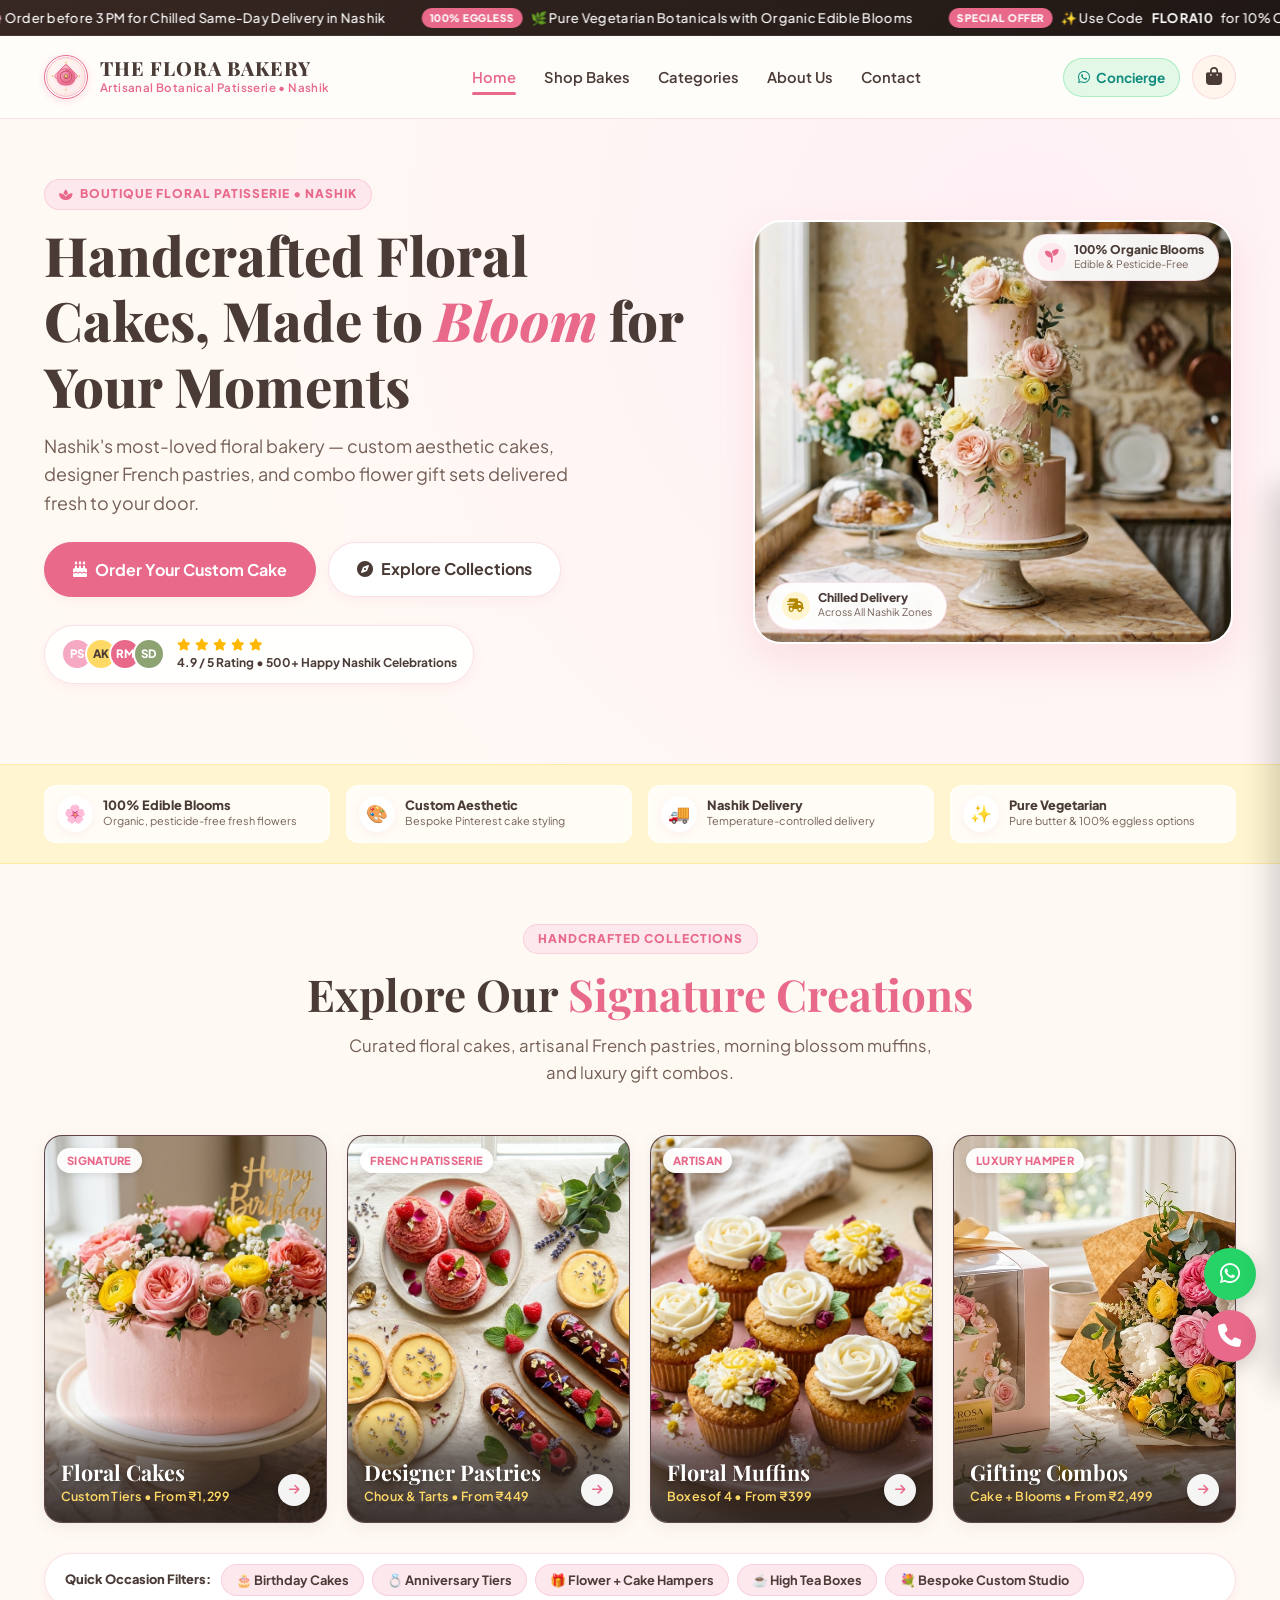
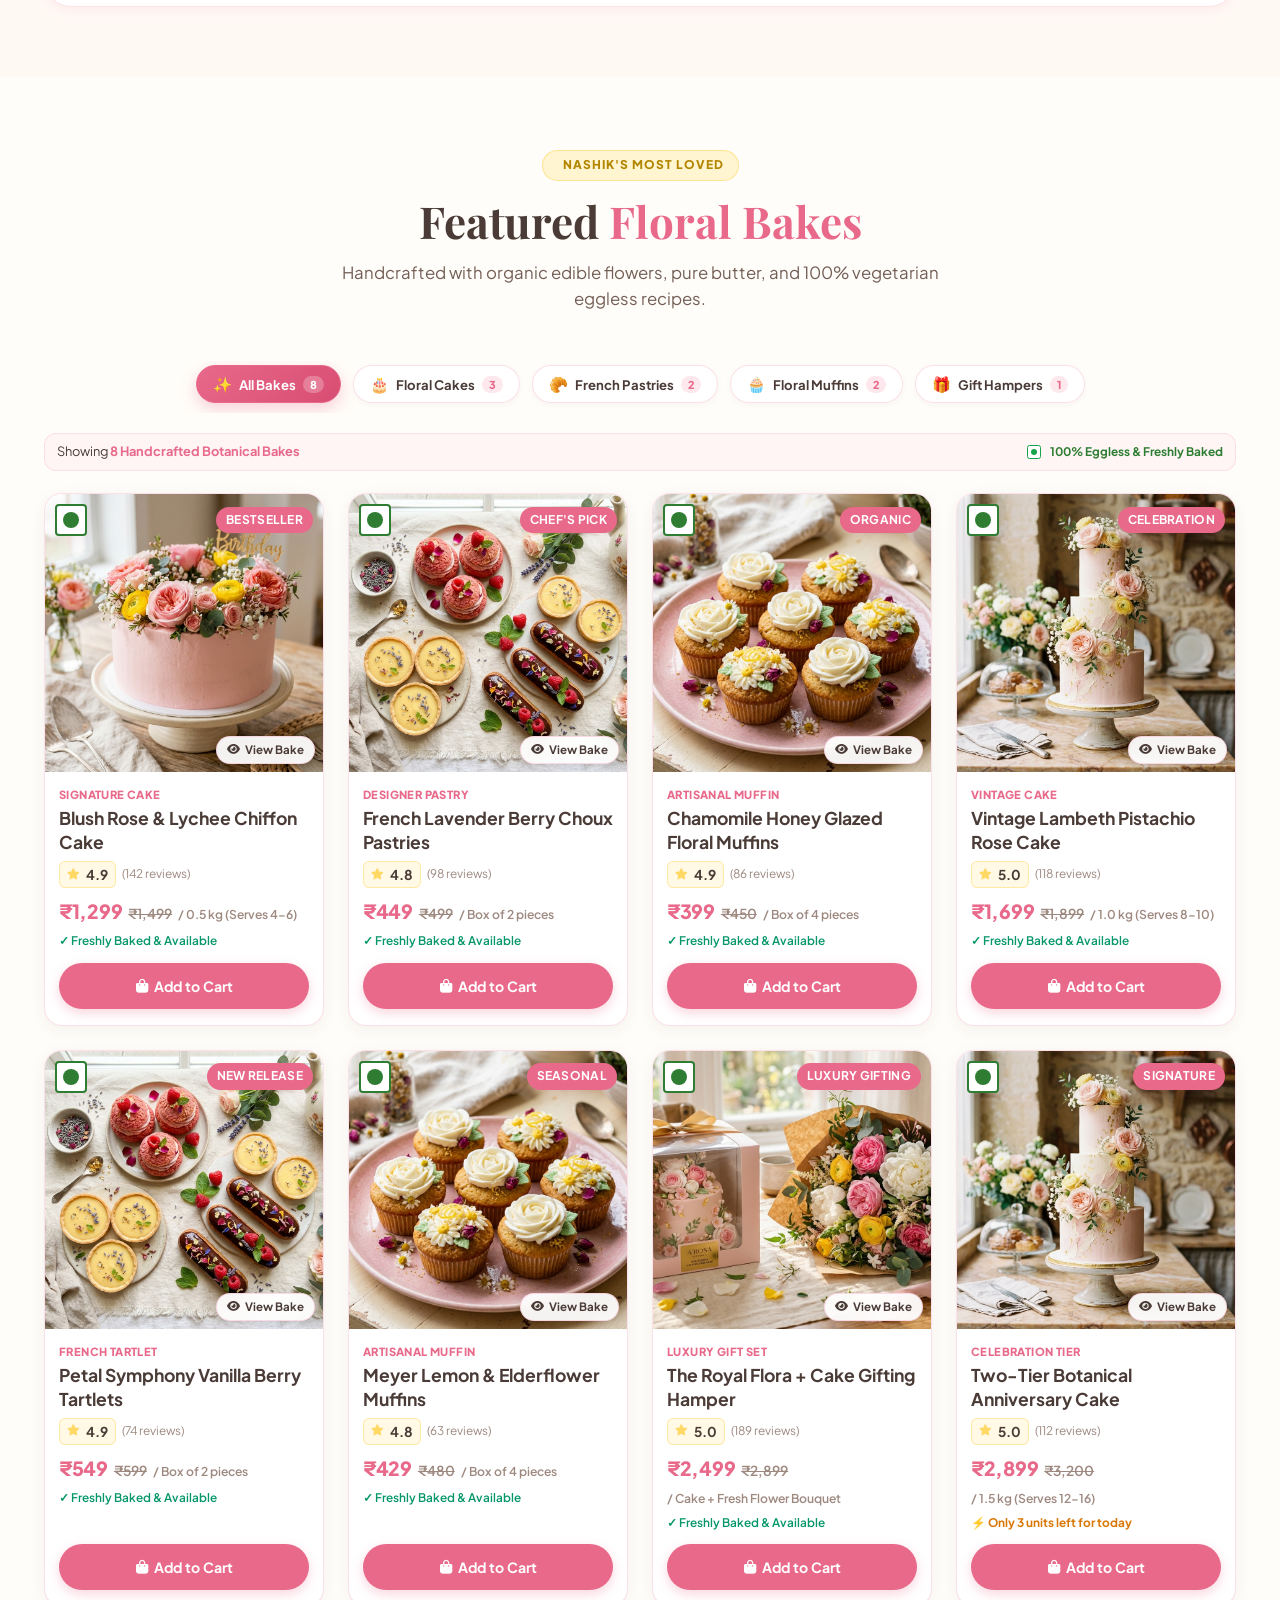
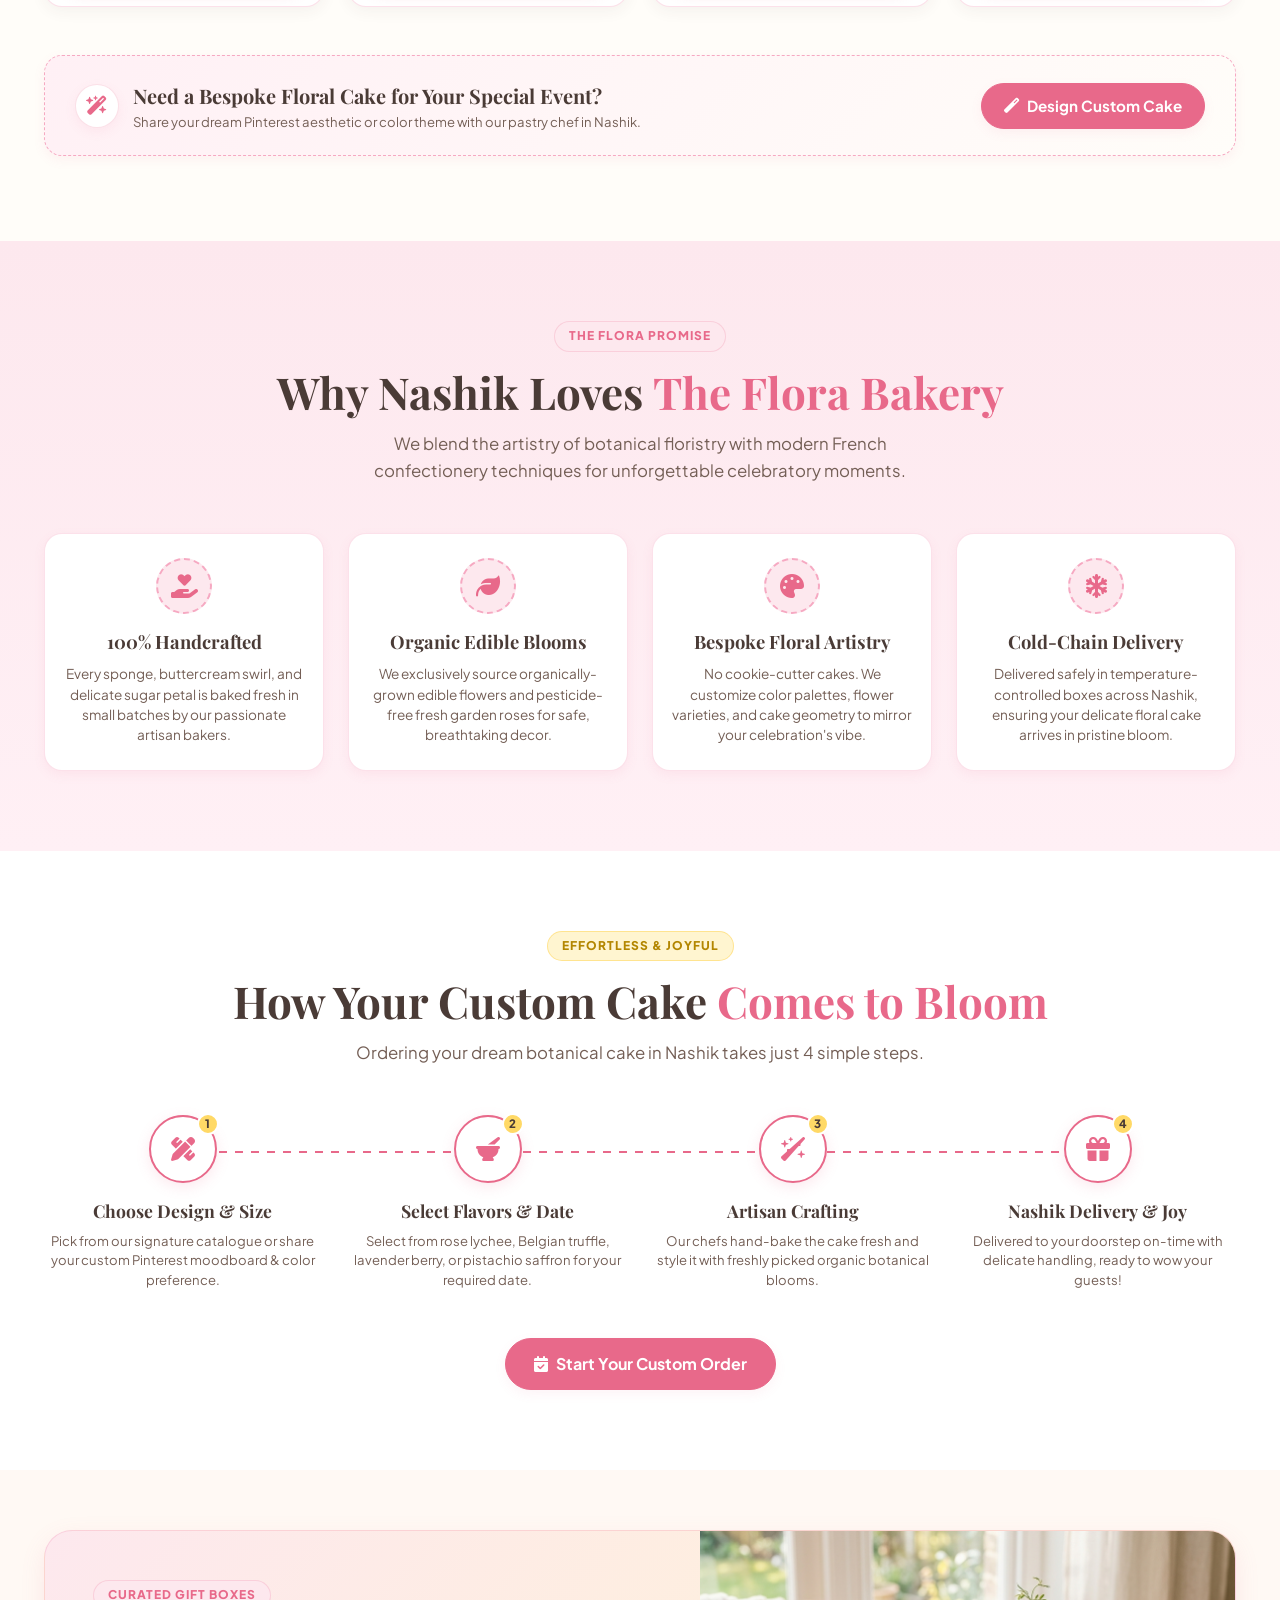
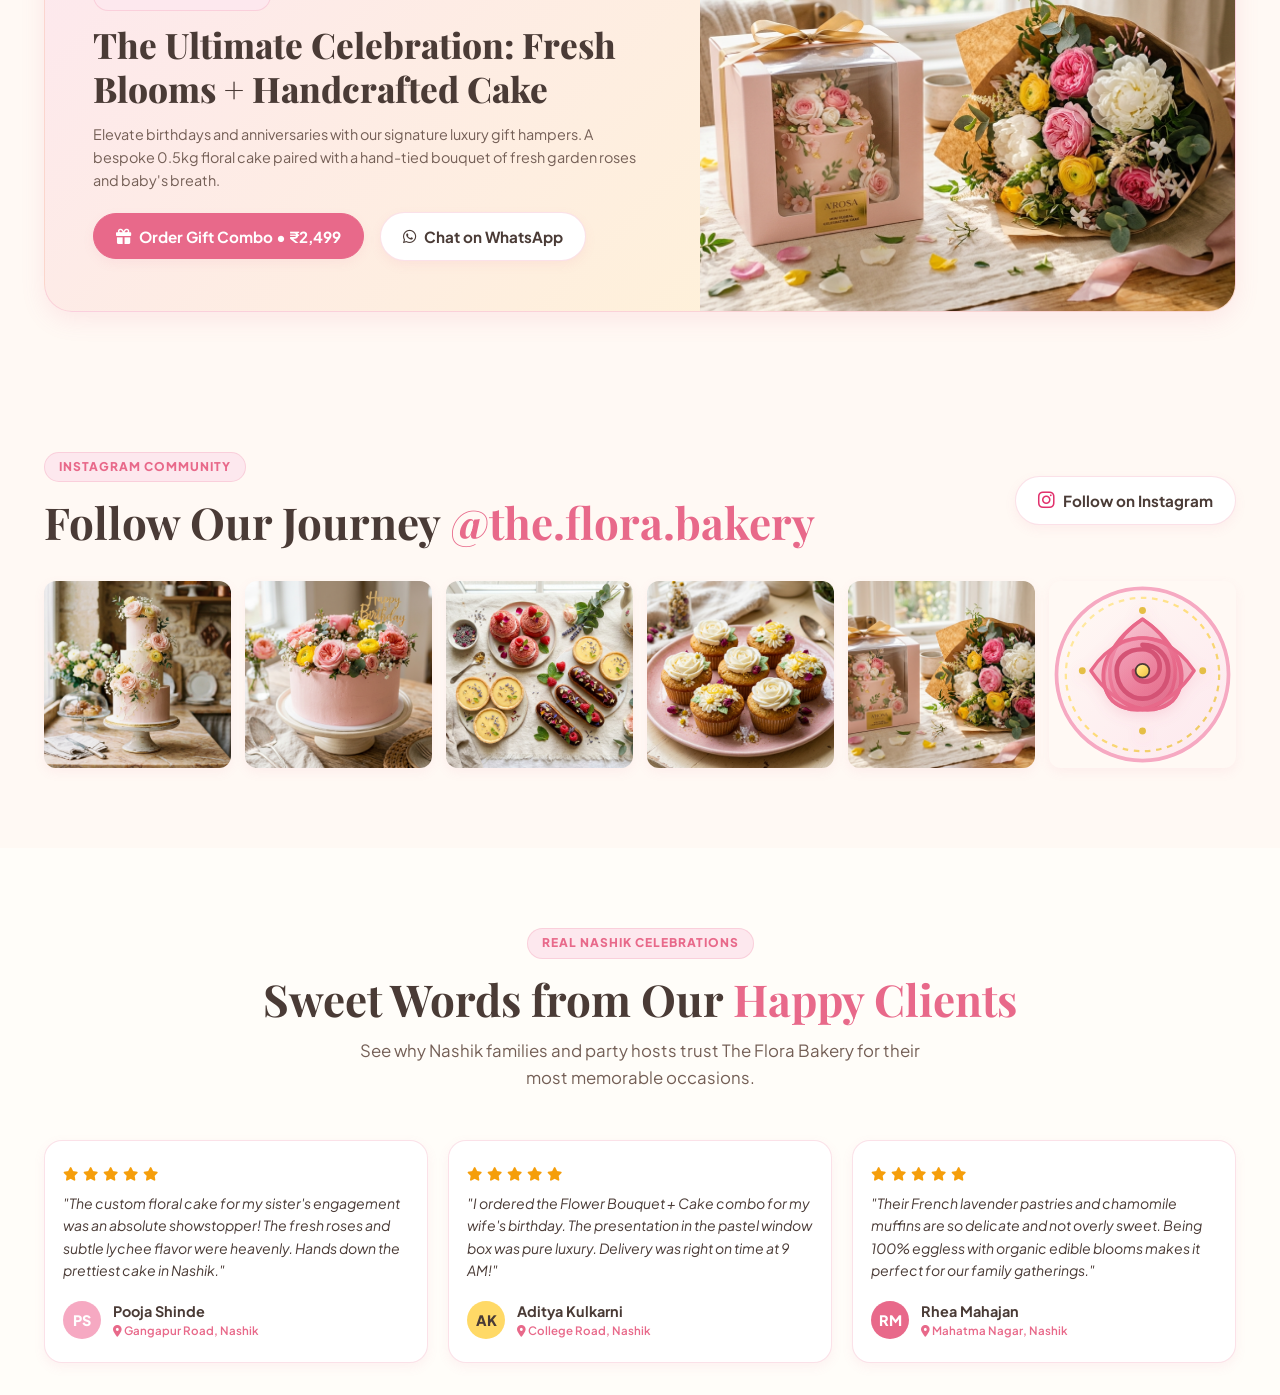
<file: checkout.html>
<!DOCTYPE html>
<html lang="en">
<head>
  <meta charset="UTF-8">
  <meta name="viewport" content="width=device-width, initial-scale=1.0, maximum-scale=5.0">
  <title>Secure Checkout | The Flora Bakery Nashik</title>
  <meta name="description" content="Complete your artisanal floral cake order with Cash on Delivery or UPI in Nashik. 100% Pure Vegetarian & Eggless.">

  <!-- Google Fonts: Plus Jakarta Sans & Playfair Display -->
  <link rel="preconnect" href="https://fonts.googleapis.com">
  <link rel="preconnect" href="https://fonts.gstatic.com" crossorigin>
  <link href="https://fonts.googleapis.com/css2?family=Playfair+Display:ital,wght@0,500;0,600;0,700;0,800;1,400;1,600&family=Plus+Jakarta+Sans:wght@400;500;600;700;800&display=swap" rel="stylesheet">

  <!-- Font Awesome Icons -->
  <link rel="stylesheet" href="https://cdnjs.cloudflare.com/ajax/libs/font-awesome/6.5.1/css/all.min.css">

  <!-- Design System CSS -->
  <link rel="stylesheet" href="css/styles.css">
</head>
<body class="checkout-body">

  <!-- CHECKOUT BRAND HEADER -->
  <header class="checkout-header">
    <div class="container checkout-header-inner">
      <a href="index.html" class="logo" aria-label="Return to Storefront">
        <span class="logo-mark"><i class="fas fa-seedling"></i></span>
        <div class="logo-text-group">
          <span class="logo-title">THE FLORA BAKERY</span>
          <span class="logo-subtitle">Nashik • Secure Checkout</span>
        </div>
      </a>

      <div class="checkout-security-badge">
        <i class="fas fa-lock security-lock-icon"></i>
        <span>256-Bit SSL Encrypted • Pure Veg Certified</span>
      </div>

      <a href="index.html" class="checkout-back-link">
        <i class="fas fa-arrow-left"></i> Return to Store
      </a>
    </div>
  </header>

  <!-- MOBILE ORDER SUMMARY ACCORDION ACCELERATOR -->
  <div class="mobile-summary-toggle-bar" id="mobileSummaryToggle" onclick="toggleMobileSummary()">
    <div class="toggle-left">
      <i class="fas fa-shopping-bag"></i>
      <span>Show Order Summary</span>
      <i class="fas fa-chevron-down toggle-arrow" id="mobileSummaryArrow"></i>
    </div>
    <span class="toggle-total" id="mobileBarTotal">₹0</span>
  </div>

  <!-- MAIN CHECKOUT CONTENT -->
  <main class="container checkout-container">
    <div class="checkout-layout-grid">
      
      <!-- LEFT COLUMN: GUEST CHECKOUT & DELIVERY INFORMATION -->
      <section class="checkout-form-column">
        
        <!-- STEP INDICATOR -->
        <div class="checkout-stepper-row">
          <div class="step-item active">
            <span class="step-num">1</span>
            <span class="step-label">Delivery</span>
          </div>
          <div class="step-line"></div>
          <div class="step-item active">
            <span class="step-num">2</span>
            <span class="step-label">Payment</span>
          </div>
          <div class="step-line"></div>
          <div class="step-item">
            <span class="step-num">3</span>
            <span class="step-label">Confirmation</span>
          </div>
        </div>

        <form id="checkoutForm" onsubmit="handlePlaceOrder(event)" novalidate>
          
          <!-- SECTION 1: CONTACT INFORMATION (ZERO FRICTION GUEST) -->
          <div class="checkout-card">
            <div class="checkout-card-header">
              <div class="card-icon-pill"><i class="fas fa-user"></i></div>
              <div>
                <h2 class="card-heading">Contact Details</h2>
                <p class="card-subtext">Order receipt & WhatsApp tracking will be dispatched to these details.</p>
              </div>
            </div>

            <div class="form-grid-2">
              <div class="form-group">
                <label for="customerName" class="form-label">Full Name <span class="required-star">*</span></label>
                <div class="input-with-icon">
                  <i class="fas fa-user-circle"></i>
                  <input type="text" id="customerName" class="form-input" placeholder="e.g. Pooja Deshmukh" required autocomplete="name">
                </div>
              </div>

              <div class="form-group">
                <label for="customerPhone" class="form-label">WhatsApp Mobile Number <span class="required-star">*</span></label>
                <div class="input-with-icon">
                  <i class="fab fa-whatsapp" style="color:#25D366;"></i>
                  <input type="tel" id="customerPhone" class="form-input" placeholder="e.g. 98230 12345" required autocomplete="tel">
                </div>
              </div>
            </div>

            <div class="form-group">
              <label for="customerEmail" class="form-label">Email Address <span class="required-star">*</span></label>
              <div class="input-with-icon">
                <i class="fas fa-envelope"></i>
                <input type="email" id="customerEmail" class="form-input" placeholder="e.g. pooja@example.com" required autocomplete="email">
              </div>
              <span class="field-hint">Instant PDF receipt & baking updates are sent here.</span>
            </div>
          </div>

          <!-- SECTION 2: NASHIK DELIVERY SCHEDULE & ADDRESS -->
          <div class="checkout-card">
            <div class="checkout-card-header">
              <div class="card-icon-pill"><i class="fas fa-truck"></i></div>
              <div>
                <h2 class="card-heading">Nashik Delivery Schedule & Address</h2>
                <p class="card-subtext">Chilled, insulated delivery directly to your doorstep in Nashik.</p>
              </div>
            </div>

            <div class="form-grid-2">
              <div class="form-group">
                <label for="deliveryDate" class="form-label">Delivery Date <span class="required-star">*</span></label>
                <div class="input-with-icon">
                  <i class="fas fa-calendar-alt"></i>
                  <input type="date" id="deliveryDate" class="form-input" required>
                </div>
              </div>

              <div class="form-group">
                <label for="deliverySlot" class="form-label">Preferred Time Slot <span class="required-star">*</span></label>
                <div class="input-with-icon">
                  <i class="fas fa-clock"></i>
                  <select id="deliverySlot" class="form-select" required>
                    <option value="Morning (9:00 AM – 1:00 PM)">Morning (9:00 AM – 1:00 PM)</option>
                    <option value="Afternoon (1:00 PM – 5:00 PM)" selected>Afternoon (1:00 PM – 5:00 PM)</option>
                    <option value="Evening (5:00 PM – 9:00 PM)">Evening (5:00 PM – 9:00 PM)</option>
                    <option value="Midnight Surprise (11:30 PM – 12:00 AM)">Midnight Surprise (11:30 PM – 12:00 AM)</option>
                  </select>
                </div>
              </div>
            </div>

            <div class="form-group">
              <label for="deliveryAddress" class="form-label">Street Address / House & Flat No. <span class="required-star">*</span></label>
              <div class="input-with-icon">
                <i class="fas fa-home"></i>
                <input type="text" id="deliveryAddress" class="form-input" placeholder="Flat 402, Blossom Heights, Near College Road" required>
              </div>
            </div>

            <div class="form-grid-2">
              <div class="form-group">
                <label for="deliveryLocality" class="form-label">Nashik Locality / Area <span class="required-star">*</span></label>
                <select id="deliveryLocality" class="form-select" required>
                  <option value="College Road">College Road (Free Delivery)</option>
                  <option value="Gangapur Road">Gangapur Road (Free Delivery)</option>
                  <option value="Indira Nagar">Indira Nagar (Free Delivery)</option>
                  <option value="Mahatma Nagar">Mahatma Nagar (Free Delivery)</option>
                  <option value="Govind Nagar">Govind Nagar (Chilled Delivery)</option>
                  <option value="Panchavati">Panchavati (Chilled Delivery)</option>
                  <option value="Nashik Road">Nashik Road (Standard Delivery)</option>
                  <option value="Satpur">Satpur</option>
                  <option value="Ambad">Ambad</option>
                  <option value="Other Area in Nashik">Other Nashik Locality</option>
                </select>
              </div>

              <div class="form-group">
                <label for="deliveryLandmark" class="form-label">Landmark (Optional)</label>
                <div class="input-with-icon">
                  <i class="fas fa-map-pin"></i>
                  <input type="text" id="deliveryLandmark" class="form-input" placeholder="e.g. Opp. Big Bazaar / Near Circle">
                </div>
              </div>
            </div>

            <!-- CUSTOM CAKE MESSAGE -->
            <div class="form-group">
              <label for="checkoutCakeMessage" class="form-label">Complimentary Message on Cake / Card (Optional)</label>
              <div class="input-with-icon">
                <i class="fas fa-pen-fancy"></i>
                <input type="text" id="checkoutCakeMessage" class="form-input" placeholder="e.g. Happy Birthday Rhea! 🌸" maxlength="45">
              </div>
            </div>

            <!-- SPECIAL BAKER NOTES -->
            <div class="form-group">
              <label for="orderNotes" class="form-label">Special Delivery / Baking Instructions (Optional)</label>
              <textarea id="orderNotes" class="form-textarea" rows="2" placeholder="e.g. Call before arriving, keep extra ribbons, handle with love"></textarea>
            </div>
          </div>

          <!-- SECTION 3: PAYMENT METHOD -->
          <div class="checkout-card">
            <div class="checkout-card-header">
              <div class="card-icon-pill"><i class="fas fa-credit-card"></i></div>
              <div>
                <h2 class="card-heading">Payment Method</h2>
                <p class="card-subtext">Safe, convenient payment options for your celebration.</p>
              </div>
            </div>

            <div class="payment-options-list">
              
              <!-- Option 1: Cash on Delivery (COD) -->
              <label class="payment-option-card selected" id="codOptionCard">
                <div class="radio-wrap">
                  <input type="radio" name="paymentMethod" value="COD" checked onchange="handlePaymentMethodChange('COD')">
                </div>
                <div class="payment-content">
                  <div class="payment-title-row">
                    <span class="payment-name"><i class="fas fa-money-bill-wave" style="color:#059669;"></i> Cash on Delivery (Pay on Delivery)</span>
                    <span class="payment-badge-tag">Preselected</span>
                  </div>
                  <p class="payment-desc">Pay via Cash or any UPI App (GPay, PhonePe, Paytm) upon safe doorstep delivery.</p>
                </div>
              </label>

              <!-- Option 2: Online Payment Gateway -->
              <label class="payment-option-card" id="onlineOptionCard">
                <div class="radio-wrap">
                  <input type="radio" name="paymentMethod" value="ONLINE" onchange="handlePaymentMethodChange('ONLINE')">
                </div>
                <div class="payment-content">
                  <div class="payment-title-row">
                    <span class="payment-name"><i class="fas fa-qrcode" style="color:var(--rose-deep);"></i> Instant UPI / Cards / NetBanking</span>
                    <span class="payment-badge-tag" style="background:#E0F2FE; color:#0369A1;">Instant Confirmation</span>
                  </div>
                  <p class="payment-desc">Zero convenience fees. Instant order priority in our kitchen queue.</p>
                </div>
              </label>

            </div>
          </div>

          <!-- SUBMIT CTA (DESKTOP) -->
          <div class="checkout-desktop-submit-wrap">
            <button type="submit" class="btn btn-primary btn-block checkout-submit-btn" id="checkoutSubmitBtn">
              <i class="fas fa-check-circle"></i> Place Order (Cash on Delivery)
            </button>
            <p class="checkout-terms-note">
              By placing your order, you agree to The Flora Bakery's Freshness & Delivery Terms. 100% Eggless Certified.
            </p>
          </div>

        </form>
      </section>

      <!-- RIGHT COLUMN: ORDER SUMMARY SIDEBAR (STICKY) -->
      <aside class="checkout-summary-column" id="checkoutSummaryPanel">
        <div class="summary-card-sticky">
          
          <div class="summary-card-header">
            <h3 class="summary-title"><i class="fas fa-shopping-bag"></i> Order Summary</h3>
            <span class="summary-items-count" id="summaryCountBadge">0 items</span>
          </div>

          <!-- ITEMS LIST -->
          <div class="summary-items-list" id="summaryItemsList">
            <!-- Populated dynamically by JS -->
          </div>

          <hr class="summary-divider">

          <!-- PROMO CODE INPUT -->
          <div class="summary-promo-box">
            <div class="promo-input-group">
              <input type="text" id="promoCodeInput" class="promo-input" placeholder="Promo code (e.g. FLORA10)">
              <button type="button" class="btn btn-secondary promo-btn" onclick="handleApplyPromo()">Apply</button>
            </div>
            <div class="available-promos-hint">
              <span>Try: </span>
              <button type="button" class="promo-chip-btn" onclick="applySuggestedPromo('FLORA10')">FLORA10</button>
              <button type="button" class="promo-chip-btn" onclick="applySuggestedPromo('NASHIKFREE')">NASHIKFREE</button>
            </div>
          </div>

          <hr class="summary-divider">

          <!-- CALCULATION BREAKDOWN -->
          <div class="summary-totals-table">
            <div class="summary-row">
              <span>Subtotal</span>
              <span id="summarySubtotalVal">₹0</span>
            </div>

            <div class="summary-row discount-row" id="summaryDiscountRow" style="display:none;">
              <span>Promo Savings (<strong id="summaryDiscountCode">FLORA10</strong>)</span>
              <span id="summaryDiscountVal">-₹0</span>
            </div>

            <div class="summary-row">
              <span>Doorstep Delivery (Nashik)</span>
              <span id="summaryDeliveryVal">₹99</span>
            </div>

            <div class="summary-row grand-total-row">
              <div class="total-label-wrap">
                <span class="grand-label">Grand Total</span>
                <span class="tax-tag">Inclusive of all taxes</span>
              </div>
              <span class="grand-amount" id="summaryGrandTotalVal">₹0</span>
            </div>
          </div>

          <!-- GUARANTEES & TRUST -->
          <div class="summary-trust-footer">
            <div class="trust-item"><i class="fas fa-leaf" style="color:#16A34A;"></i> 100% Pure Veg (Eggless)</div>
            <div class="trust-item"><i class="fas fa-temperature-low" style="color:#0284C7;"></i> Temperature-Controlled Delivery</div>
            <div class="trust-item"><i class="fas fa-sparkles" style="color:#E11D48;"></i> Handcrafted with Organic Petals</div>
          </div>

        </div>
      </aside>

    </div>
  </main>

  <!-- STICKY MOBILE BOTTOM CHECKOUT ACTION BAR -->
  <div class="mobile-sticky-checkout-bar" id="mobileCheckoutBar">
    <div class="mobile-bar-pricing">
      <span class="mobile-bar-label">Total to Pay:</span>
      <span class="mobile-bar-amount" id="mobileBarAmount">₹0</span>
    </div>
    <button type="button" class="btn btn-primary mobile-bar-btn" onclick="document.getElementById('checkoutSubmitBtn').click()">
      <span>Place Order</span>
      <i class="fas fa-arrow-right"></i>
    </button>
  </div>

  <!-- TOAST CONTAINER -->
  <div id="toastContainer" class="toast-container"></div>

  <!-- Unified Scripts -->
  <script src="js/store-data.js"></script>
  <script src="js/checkout.js"></script>
</body>
</html>
</file>
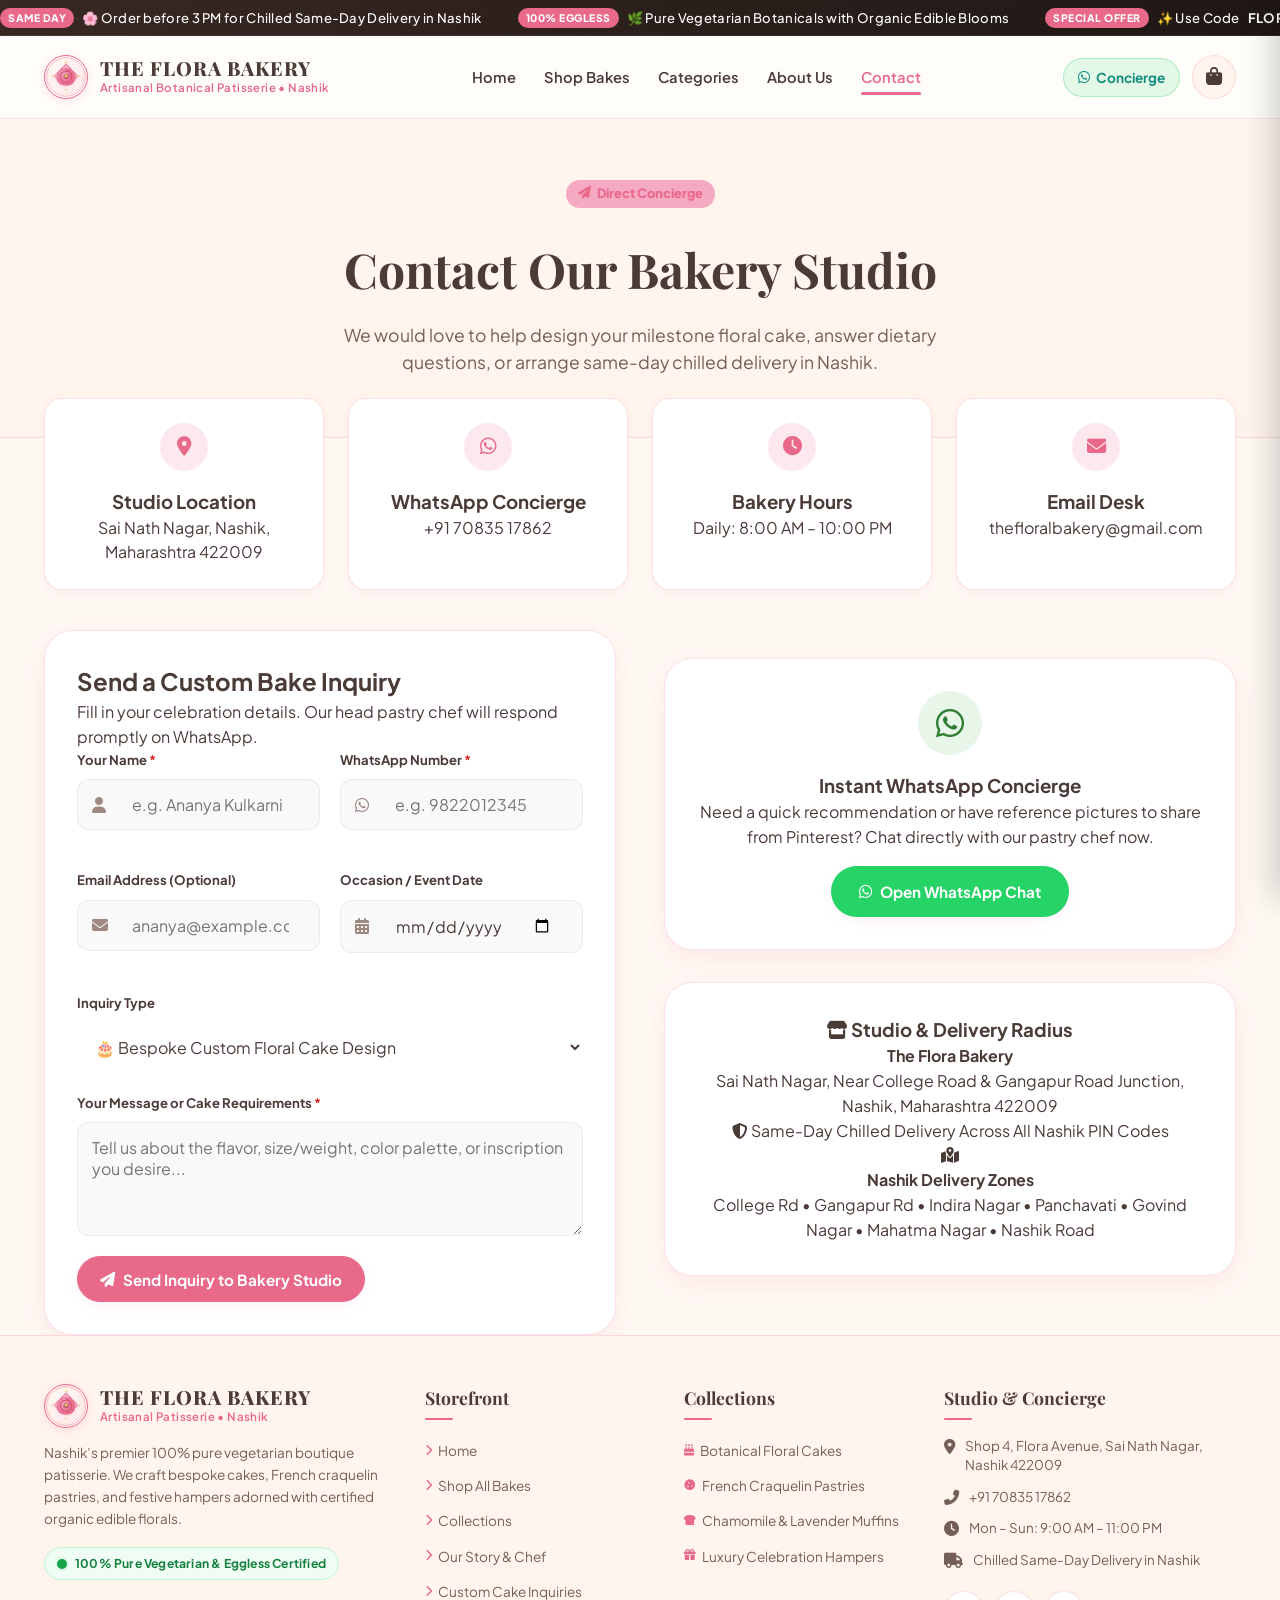
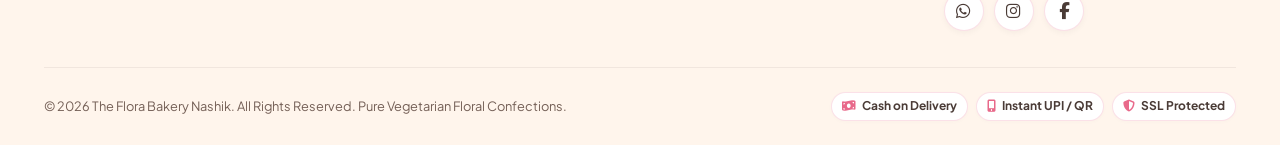
<file: contact.html>
<!DOCTYPE html>
<html lang="en">
<head>
  <meta charset="UTF-8">
  <meta name="viewport" content="width=device-width, initial-scale=1.0, maximum-scale=5.0">
  <title>Contact Our Bakery Studio | The Flora Bakery Nashik</title>
  <meta name="description" content="Get in touch with The Flora Bakery in Sai Nath Nagar, Nashik. Custom floral cake inquiries, same-day delivery orders, and WhatsApp concierge.">

  <!-- Favicon -->
  <link rel="icon" type="image/svg+xml" href="images/logo-icon.svg">

  <!-- Google Fonts: Plus Jakarta Sans & Playfair Display -->
  <link rel="preconnect" href="https://fonts.googleapis.com">
  <link rel="preconnect" href="https://fonts.gstatic.com" crossorigin>
  <link href="https://fonts.googleapis.com/css2?family=Playfair+Display:ital,wght@0,500;0,600;0,700;0,800;1,400;1,600&family=Plus+Jakarta+Sans:wght@400;500;600;700;800&display=swap" rel="stylesheet">

  <!-- Font Awesome Icons -->
  <link rel="stylesheet" href="https://cdnjs.cloudflare.com/ajax/libs/font-awesome/6.5.1/css/all.min.css">

  <!-- Custom Design System CSS -->
  <link rel="stylesheet" href="css/styles.css">
</head>
<body class="contact-page-body">

  <!-- Universal Header Root -->
  <div id="siteHeaderRoot"></div>

  <!-- Universal Mobile Navigation Drawer Root -->
  <div id="mobileDrawerRoot"></div>

  <!-- 1. PAGE HERO BANNER -->
  <section class="page-banner-section">
    <div class="container text-center">
      <span class="sub-heading-pill"><i class="fas fa-paper-plane"></i> Direct Concierge</span>
      <h1 class="page-banner-title">Contact Our Bakery Studio</h1>
      <p class="page-banner-desc">
        We would love to help design your milestone floral cake, answer dietary questions, or arrange same-day chilled delivery in Nashik.
      </p>
    </div>
  </section>

  <!-- 2. MAIN CONTACT LAYOUT -->
  <main class="container contact-page-container">
    
    <!-- 4 Quick Contact Metric Cards -->
    <div class="contact-cards-grid">
      <div class="contact-quick-card">
        <div class="contact-icon-pill"><i class="fas fa-map-marker-alt"></i></div>
        <h3>Studio Location</h3>
        <p>Sai Nath Nagar, Nashik, Maharashtra 422009</p>
      </div>
      <div class="contact-quick-card">
        <div class="contact-icon-pill"><i class="fab fa-whatsapp"></i></div>
        <h3>WhatsApp Concierge</h3>
        <p><a href="https://wa.me/917083517862" target="_blank" rel="noopener">+91 70835 17862</a></p>
      </div>
      <div class="contact-quick-card">
        <div class="contact-icon-pill"><i class="fas fa-clock"></i></div>
        <h3>Bakery Hours</h3>
        <p>Daily: 8:00 AM – 10:00 PM</p>
      </div>
      <div class="contact-quick-card">
        <div class="contact-icon-pill"><i class="fas fa-envelope"></i></div>
        <h3>Email Desk</h3>
        <p><a href="mailto:thefloralbakery@gmail.com">thefloralbakery@gmail.com</a></p>
      </div>
    </div>

    <!-- 2-Column Form & Info Grid -->
    <div class="contact-main-grid">
      
      <!-- LEFT COLUMN: LIVE INQUIRY FORM -->
      <div class="contact-form-column">
        <div class="contact-card">
          <div class="contact-form-header">
            <h2 class="form-title">Send a Custom Bake Inquiry</h2>
            <p class="form-subtext">Fill in your celebration details. Our head pastry chef will respond promptly on WhatsApp.</p>
          </div>

          <form id="contactInquiryForm" onsubmit="handleContactSubmit(event)">
            <div class="form-grid-2">
              <div class="form-group">
                <label for="inquiryName" class="form-label">Your Name <span class="required-star">*</span></label>
                <div class="input-with-icon">
                  <i class="fas fa-user"></i>
                  <input type="text" id="inquiryName" class="form-input" placeholder="e.g. Ananya Kulkarni" required>
                </div>
              </div>

              <div class="form-group">
                <label for="inquiryPhone" class="form-label">WhatsApp Number <span class="required-star">*</span></label>
                <div class="input-with-icon">
                  <i class="fab fa-whatsapp"></i>
                  <input type="tel" id="inquiryPhone" class="form-input" placeholder="e.g. 9822012345" required>
                </div>
              </div>
            </div>

            <div class="form-grid-2">
              <div class="form-group">
                <label for="inquiryEmail" class="form-label">Email Address (Optional)</label>
                <div class="input-with-icon">
                  <i class="fas fa-envelope"></i>
                  <input type="email" id="inquiryEmail" class="form-input" placeholder="ananya@example.com">
                </div>
              </div>

              <div class="form-group">
                <label for="inquiryOccasion" class="form-label">Occasion / Event Date</label>
                <div class="input-with-icon">
                  <i class="fas fa-calendar-alt"></i>
                  <input type="date" id="inquiryOccasion" class="form-input">
                </div>
              </div>
            </div>

            <div class="form-group">
              <label for="inquirySubject" class="form-label">Inquiry Type</label>
              <select id="inquirySubject" class="form-select">
                <option value="Custom Floral Cake">🎂 Bespoke Custom Floral Cake Design</option>
                <option value="Wedding Tier Inquiry">💍 Multi-Tier Wedding Cake</option>
                <option value="Corporate Gifting">🎁 Corporate / Bulk Gifting Hampers</option>
                <option value="Delivery Question">🛵 Same-Day Delivery Inquiry</option>
                <option value="Other Question">🌸 Other Question / Feedback</option>
              </select>
            </div>

            <div class="form-group">
              <label for="inquiryMessage" class="form-label">Your Message or Cake Requirements <span class="required-star">*</span></label>
              <textarea id="inquiryMessage" class="form-textarea" rows="4" placeholder="Tell us about the flavor, size/weight, color palette, or inscription you desire..." required></textarea>
            </div>

            <button type="submit" class="btn btn-primary btn-block btn-submit-inquiry" id="submitInquiryBtn">
              <i class="fas fa-paper-plane"></i> <span>Send Inquiry to Bakery Studio</span>
            </button>
            <div id="contactFormStatus" style="margin-top: 14px; display: none;"></div>
          </form>

        </div>
      </div>

      <!-- RIGHT COLUMN: DIRECT WHATSAPP & MAP CARD -->
      <div class="contact-info-column">
        
        <!-- WhatsApp Priority Card -->
        <div class="priority-whatsapp-card">
          <div class="wa-card-icon"><i class="fab fa-whatsapp"></i></div>
          <h3>Instant WhatsApp Concierge</h3>
          <p>Need a quick recommendation or have reference pictures to share from Pinterest? Chat directly with our pastry chef now.</p>
          <a href="https://api.whatsapp.com/send?phone=917083517862&text=Hello%20The%20Flora%20Bakery!%20I%20have%20an%20inquiry%20regarding%20custom%20cakes." target="_blank" rel="noopener" class="btn btn-whatsapp-direct">
            <i class="fab fa-whatsapp"></i> Open WhatsApp Chat
          </a>
        </div>

        <!-- Studio Address & Delivery Radius Card -->
        <div class="contact-card studio-details-card">
          <h3><i class="fas fa-store"></i> Studio & Delivery Radius</h3>
          <p class="studio-address">
            <strong>The Flora Bakery</strong><br>
            Sai Nath Nagar, Near College Road & Gangapur Road Junction,<br>
            Nashik, Maharashtra 422009
          </p>
          <div class="delivery-badge-pill">
            <i class="fas fa-shield-alt"></i> Same-Day Chilled Delivery Across All Nashik PIN Codes
          </div>
          <div class="map-placeholder-box">
            <i class="fas fa-map-marked-alt map-pin-icon"></i>
            <div>
              <strong>Nashik Delivery Zones</strong>
              <p>College Rd • Gangapur Rd • Indira Nagar • Panchavati • Govind Nagar • Mahatma Nagar • Nashik Road</p>
            </div>
          </div>
        </div>

      </div>

    </div>
  </main>

  <!-- Universal Slide-Out Cart Drawer Root -->
  <div id="cartDrawerRoot"></div>

  <!-- Universal Footer Root -->
  <div id="siteFooterRoot"></div>

  <!-- Toast Container -->
  <div id="toastContainer" class="toast-container"></div>

  <!-- Scripts -->
  <script src="js/store-data.js"></script>
  <script src="js/site-layout.js"></script>
  <script>
    function handleContactSubmit(e) {
      e.preventDefault();
      const name = document.getElementById('inquiryName').value.trim();
      const phone = document.getElementById('inquiryPhone').value.trim();
      const email = document.getElementById('inquiryEmail').value.trim();
      const occasion = document.getElementById('inquiryOccasion').value;
      const subject = document.getElementById('inquirySubject').value;
      const message = document.getElementById('inquiryMessage').value.trim();

      const btn = document.getElementById('submitInquiryBtn');
      const statusEl = document.getElementById('contactFormStatus');

      btn.disabled = true;
      btn.innerHTML = '<i class="fas fa-spinner fa-spin"></i> Sending to Bakery...';

      const inquiryObj = {
        id: Date.now(),
        name,
        phone,
        email,
        occasion,
        subject,
        message,
        createdAt: new Date().toISOString(),
        status: 'unread'
      };

      if (window.FloraDB && typeof window.FloraDB.addMessage === 'function') {
        window.FloraDB.addMessage(inquiryObj);
      }

      setTimeout(() => {
        btn.disabled = false;
        btn.innerHTML = '<i class="fas fa-check"></i> Inquiry Sent Successfully!';
        btn.style.background = '#10B981';

        statusEl.style.display = 'block';
        statusEl.innerHTML = `
          <div style="background:#ECFDF5; border:1px solid #10B981; border-radius:8px; padding:14px; color:#065F46; font-size:0.9rem;">
            <strong>🌸 Thank you, ${name}!</strong> Your inquiry has been received by our head baker. We will contact you on WhatsApp (${phone}) shortly.
          </div>
        `;
        document.getElementById('contactInquiryForm').reset();
      }, 600);
    }
  </script>
</body>
</html>
</file>
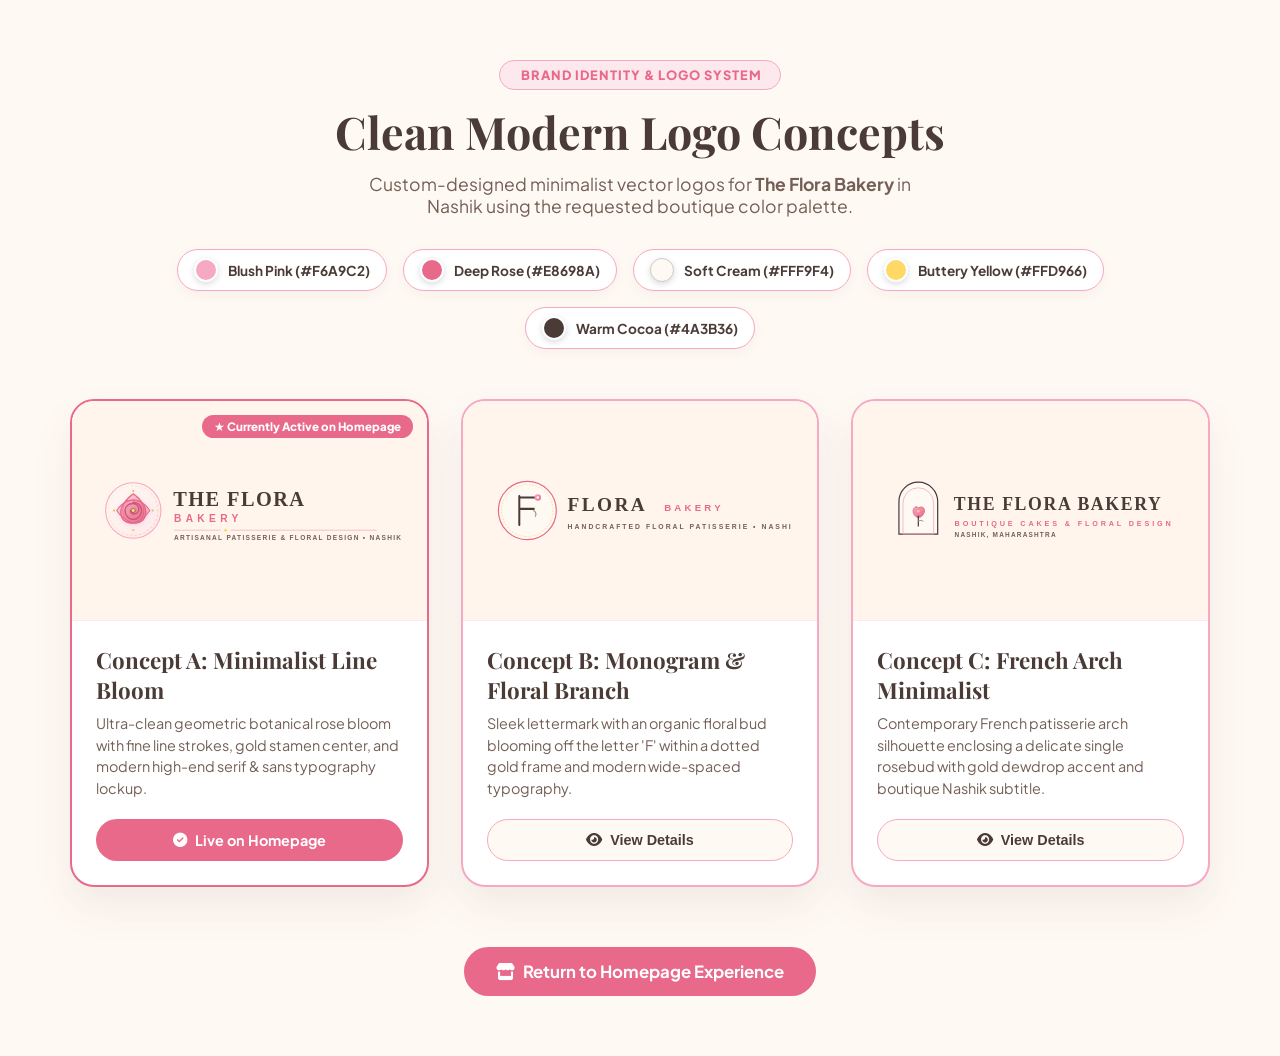
<file: logo-preview.html>
<!DOCTYPE html>
<html lang="en">
<head>
  <meta charset="UTF-8">
  <meta name="viewport" content="width=device-width, initial-scale=1.0">
  <title>The Flora Bakery | Clean Modern Logo Concepts Showcase</title>
  <link rel="preconnect" href="https://fonts.googleapis.com">
  <link rel="preconnect" href="https://fonts.gstatic.com" crossorigin>
  <link href="https://fonts.googleapis.com/css2?family=Playfair+Display:ital,wght@0,600;0,700;0,800;1,400&family=Plus+Jakarta+Sans:wght@400;500;600;700;800&display=swap" rel="stylesheet">
  <link rel="stylesheet" href="https://cdnjs.cloudflare.com/ajax/libs/font-awesome/6.5.1/css/all.min.css">
  <style>
    :root {
      --pink-blush: #F6A9C2;
      --rose-deep: #E8698A;
      --bg-cream: #FFF9F4;
      --bg-cream-warm: #FFF5EC;
      --yellow-butter: #FFD966;
      --text-cocoa: #4A3B36;
      --text-secondary: #745F56;
      --radius-lg: 24px;
      --radius-md: 16px;
      --shadow-lg: 0 20px 40px rgba(74, 59, 54, 0.08);
    }

    * { box-sizing: border-box; margin: 0; padding: 0; }
    body {
      font-family: 'Plus Jakarta Sans', sans-serif;
      background: var(--bg-cream);
      color: var(--text-cocoa);
      padding: 60px 20px;
    }

    .container {
      max-width: 1140px;
      margin: 0 auto;
    }

    .header-banner {
      text-align: center;
      margin-bottom: 50px;
    }

    .tag {
      display: inline-block;
      padding: 6px 18px;
      background: #FDE8EE;
      color: var(--rose-deep);
      border-radius: 999px;
      font-weight: 800;
      font-size: 0.8rem;
      letter-spacing: 1px;
      text-transform: uppercase;
      margin-bottom: 12px;
      border: 1px solid var(--pink-blush);
    }

    h1 {
      font-family: 'Playfair Display', serif;
      font-size: 2.8rem;
      margin-bottom: 12px;
      color: var(--text-cocoa);
    }

    p.subtitle {
      font-size: 1.1rem;
      color: var(--text-secondary);
      max-width: 600px;
      margin: 0 auto;
    }

    .palette-strip {
      display: flex;
      justify-content: center;
      gap: 16px;
      margin: 32px 0 50px 0;
      flex-wrap: wrap;
    }

    .palette-item {
      display: flex;
      align-items: center;
      gap: 10px;
      background: #FFFFFF;
      padding: 8px 16px;
      border-radius: 999px;
      box-shadow: 0 4px 12px rgba(74, 59, 54, 0.05);
      border: 1px solid #F6A9C2;
      font-size: 0.85rem;
      font-weight: 700;
    }

    .swatch {
      width: 24px;
      height: 24px;
      border-radius: 50%;
      border: 2px solid #FFFFFF;
      box-shadow: 0 2px 6px rgba(0,0,0,0.15);
    }

    .grid-concepts {
      display: grid;
      grid-template-columns: repeat(3, 1fr);
      gap: 32px;
      margin-bottom: 60px;
    }

    .concept-card {
      background: #FFFFFF;
      border-radius: var(--radius-lg);
      overflow: hidden;
      box-shadow: var(--shadow-lg);
      border: 2px solid #F6A9C2;
      display: flex;
      flex-direction: column;
      transition: transform 0.3s ease;
    }

    .concept-card:hover {
      transform: translateY(-6px);
    }

    .concept-card.active-choice {
      border-color: var(--rose-deep);
      position: relative;
    }

    .concept-card.active-choice::before {
      content: '★ Currently Active on Homepage';
      position: absolute;
      top: 14px;
      right: 14px;
      background: var(--rose-deep);
      color: #FFFFFF;
      font-size: 0.72rem;
      font-weight: 800;
      padding: 4px 12px;
      border-radius: 999px;
      z-index: 10;
    }

    .logo-preview-box {
      background: var(--bg-cream-warm);
      height: 220px;
      display: flex;
      align-items: center;
      justify-content: center;
      padding: 24px;
      border-bottom: 1px solid #FDE8EE;
    }

    .logo-preview-box img {
      max-width: 100%;
      max-height: 120px;
      object-fit: contain;
    }

    .concept-info {
      padding: 24px;
      flex-grow: 1;
      display: flex;
      flex-direction: column;
    }

    .concept-title {
      font-family: 'Playfair Display', serif;
      font-size: 1.4rem;
      color: var(--text-cocoa);
      margin-bottom: 8px;
    }

    .concept-desc {
      font-size: 0.9rem;
      color: var(--text-secondary);
      line-height: 1.5;
      margin-bottom: 20px;
      flex-grow: 1;
    }

    .btn {
      display: inline-flex;
      align-items: center;
      justify-content: center;
      gap: 8px;
      padding: 12px 24px;
      border-radius: 999px;
      font-weight: 700;
      font-size: 0.9rem;
      text-decoration: none;
      transition: all 0.3s ease;
      cursor: pointer;
      border: none;
    }

    .btn-primary {
      background: var(--rose-deep);
      color: #FFFFFF;
    }

    .btn-primary:hover {
      background: #D45274;
      transform: scale(1.03);
    }

    .btn-secondary {
      background: var(--bg-cream);
      color: var(--text-cocoa);
      border: 1.5px solid #F6A9C2;
    }

    .btn-secondary:hover {
      background: #FDE8EE;
      color: var(--rose-deep);
    }

    .back-bar {
      text-align: center;
      margin-top: 40px;
    }

    @media(max-width: 900px) {
      .grid-concepts { grid-template-columns: 1fr; }
    }
  </style>
</head>
<body>

  <div class="container">
    
    <div class="header-banner">
      <span class="tag"><i class="fas fa-sparkles"></i> Brand Identity &amp; Logo System</span>
      <h1>Clean Modern Logo Concepts</h1>
      <p class="subtitle">
        Custom-designed minimalist vector logos for <strong>The Flora Bakery</strong> in Nashik using the requested boutique color palette.
      </p>

      <div class="palette-strip">
        <div class="palette-item">
          <span class="swatch" style="background: #F6A9C2;"></span> Blush Pink (#F6A9C2)
        </div>
        <div class="palette-item">
          <span class="swatch" style="background: #E8698A;"></span> Deep Rose (#E8698A)
        </div>
        <div class="palette-item">
          <span class="swatch" style="background: #FFF9F4; border:1px solid #CCC;"></span> Soft Cream (#FFF9F4)
        </div>
        <div class="palette-item">
          <span class="swatch" style="background: #FFD966;"></span> Buttery Yellow (#FFD966)
        </div>
        <div class="palette-item">
          <span class="swatch" style="background: #4A3B36;"></span> Warm Cocoa (#4A3B36)
        </div>
      </div>
    </div>

    <!-- 3 Concepts Grid -->
    <div class="grid-concepts">
      
      <!-- Concept A (Active) -->
      <div class="concept-card active-choice">
        <div class="logo-preview-box">
          <img src="images/logo-concept-a.svg" alt="Concept A: Minimalist Line Bloom">
        </div>
        <div class="concept-info">
          <h3 class="concept-title">Concept A: Minimalist Line Bloom</h3>
          <p class="concept-desc">
            Ultra-clean geometric botanical rose bloom with fine line strokes, gold stamen center, and modern high-end serif &amp; sans typography lockup.
          </p>
          <a href="index.html" class="btn btn-primary">
            <i class="fas fa-check-circle"></i> Live on Homepage
          </a>
        </div>
      </div>

      <!-- Concept B -->
      <div class="concept-card">
        <div class="logo-preview-box">
          <img src="images/logo-concept-b.svg" alt="Concept B: Monogram & Floral Branch">
        </div>
        <div class="concept-info">
          <h3 class="concept-title">Concept B: Monogram &amp; Floral Branch</h3>
          <p class="concept-desc">
            Sleek lettermark with an organic floral bud blooming off the letter 'F' within a dotted gold frame and modern wide-spaced typography.
          </p>
          <button class="btn btn-secondary" onclick="alert('To switch to Concept B, change the logo src in index.html to images/logo-concept-b.svg')">
            <i class="fas fa-eye"></i> View Details
          </button>
        </div>
      </div>

      <!-- Concept C -->
      <div class="concept-card">
        <div class="logo-preview-box">
          <img src="images/logo-concept-c.svg" alt="Concept C: French Arch Minimalist">
        </div>
        <div class="concept-info">
          <h3 class="concept-title">Concept C: French Arch Minimalist</h3>
          <p class="concept-desc">
            Contemporary French patisserie arch silhouette enclosing a delicate single rosebud with gold dewdrop accent and boutique Nashik subtitle.
          </p>
          <button class="btn btn-secondary" onclick="alert('To switch to Concept C, change the logo src in index.html to images/logo-concept-c.svg')">
            <i class="fas fa-eye"></i> View Details
          </button>
        </div>
      </div>

    </div>

    <div class="back-bar">
      <a href="index.html" class="btn btn-primary btn-lg" style="font-size:1.05rem; padding:14px 32px;">
        <i class="fas fa-store"></i> Return to Homepage Experience
      </a>
    </div>

  </div>

</body>
</html>
</file>
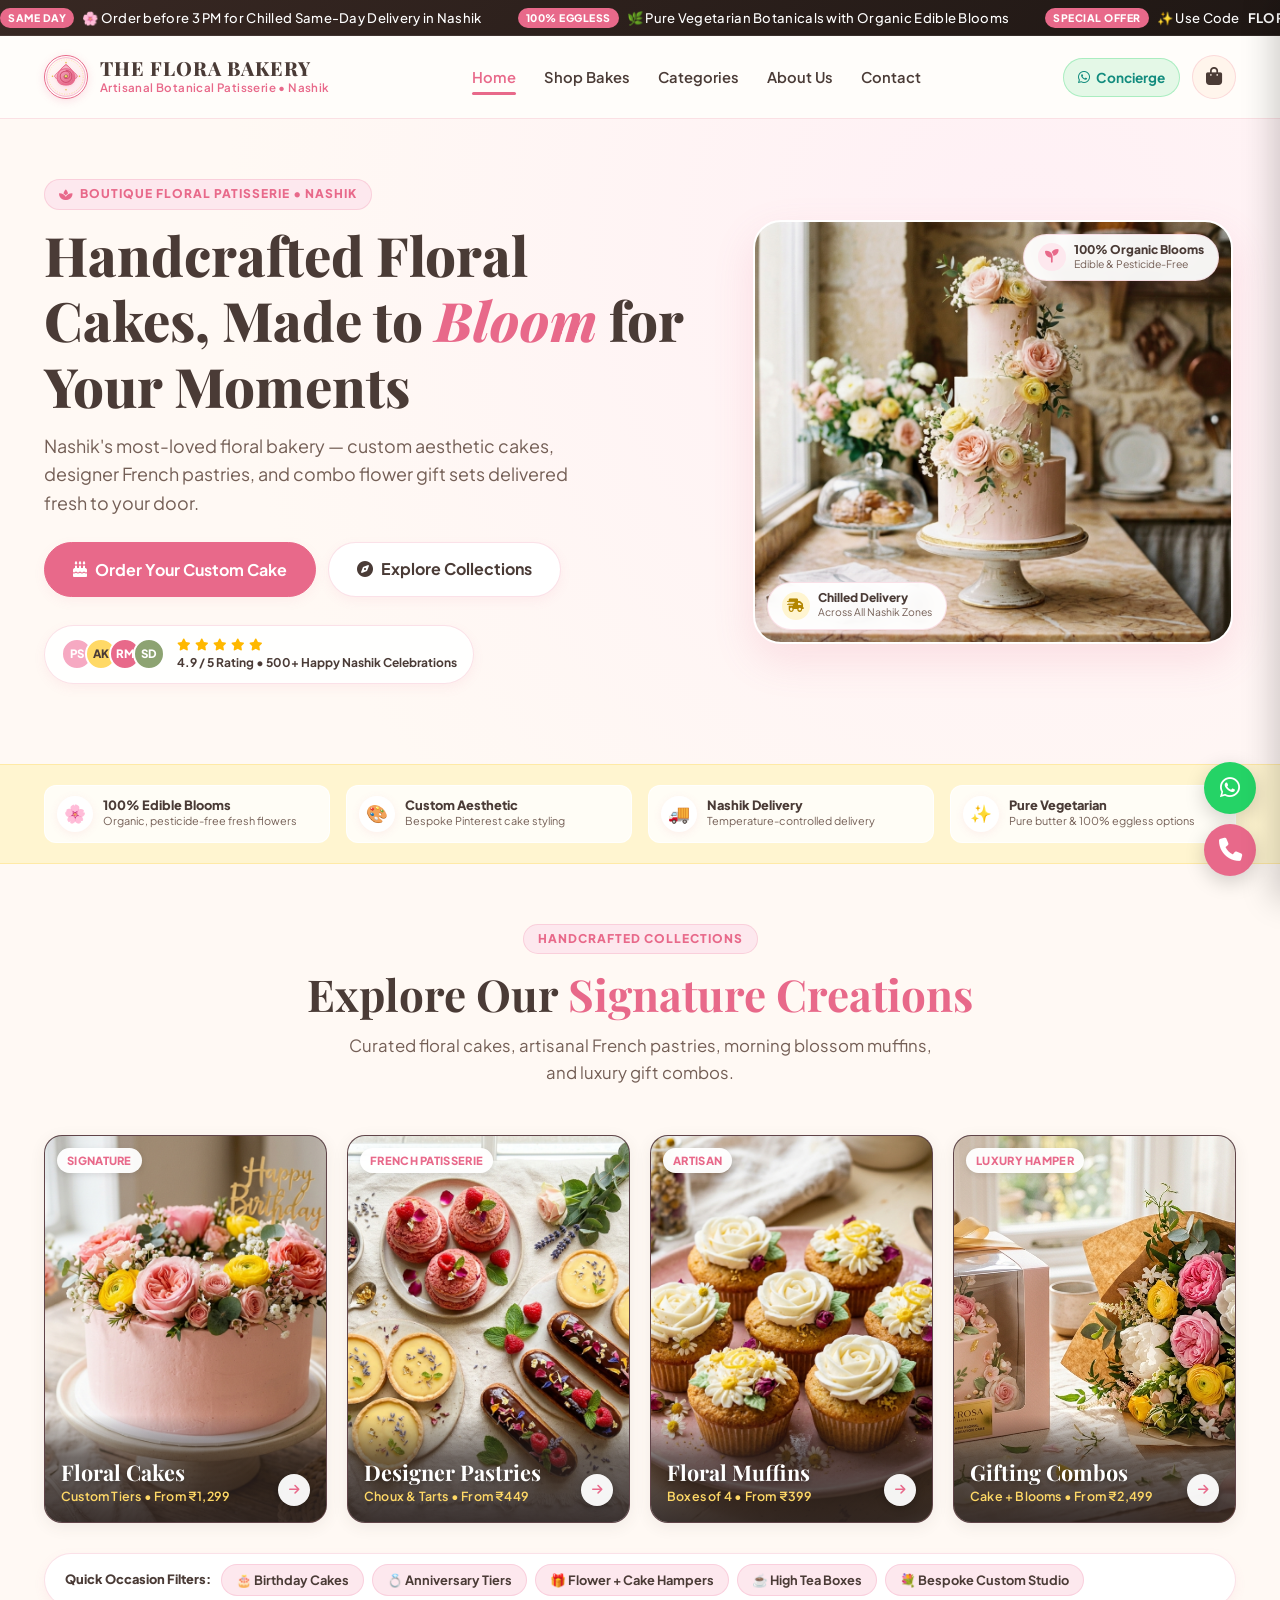
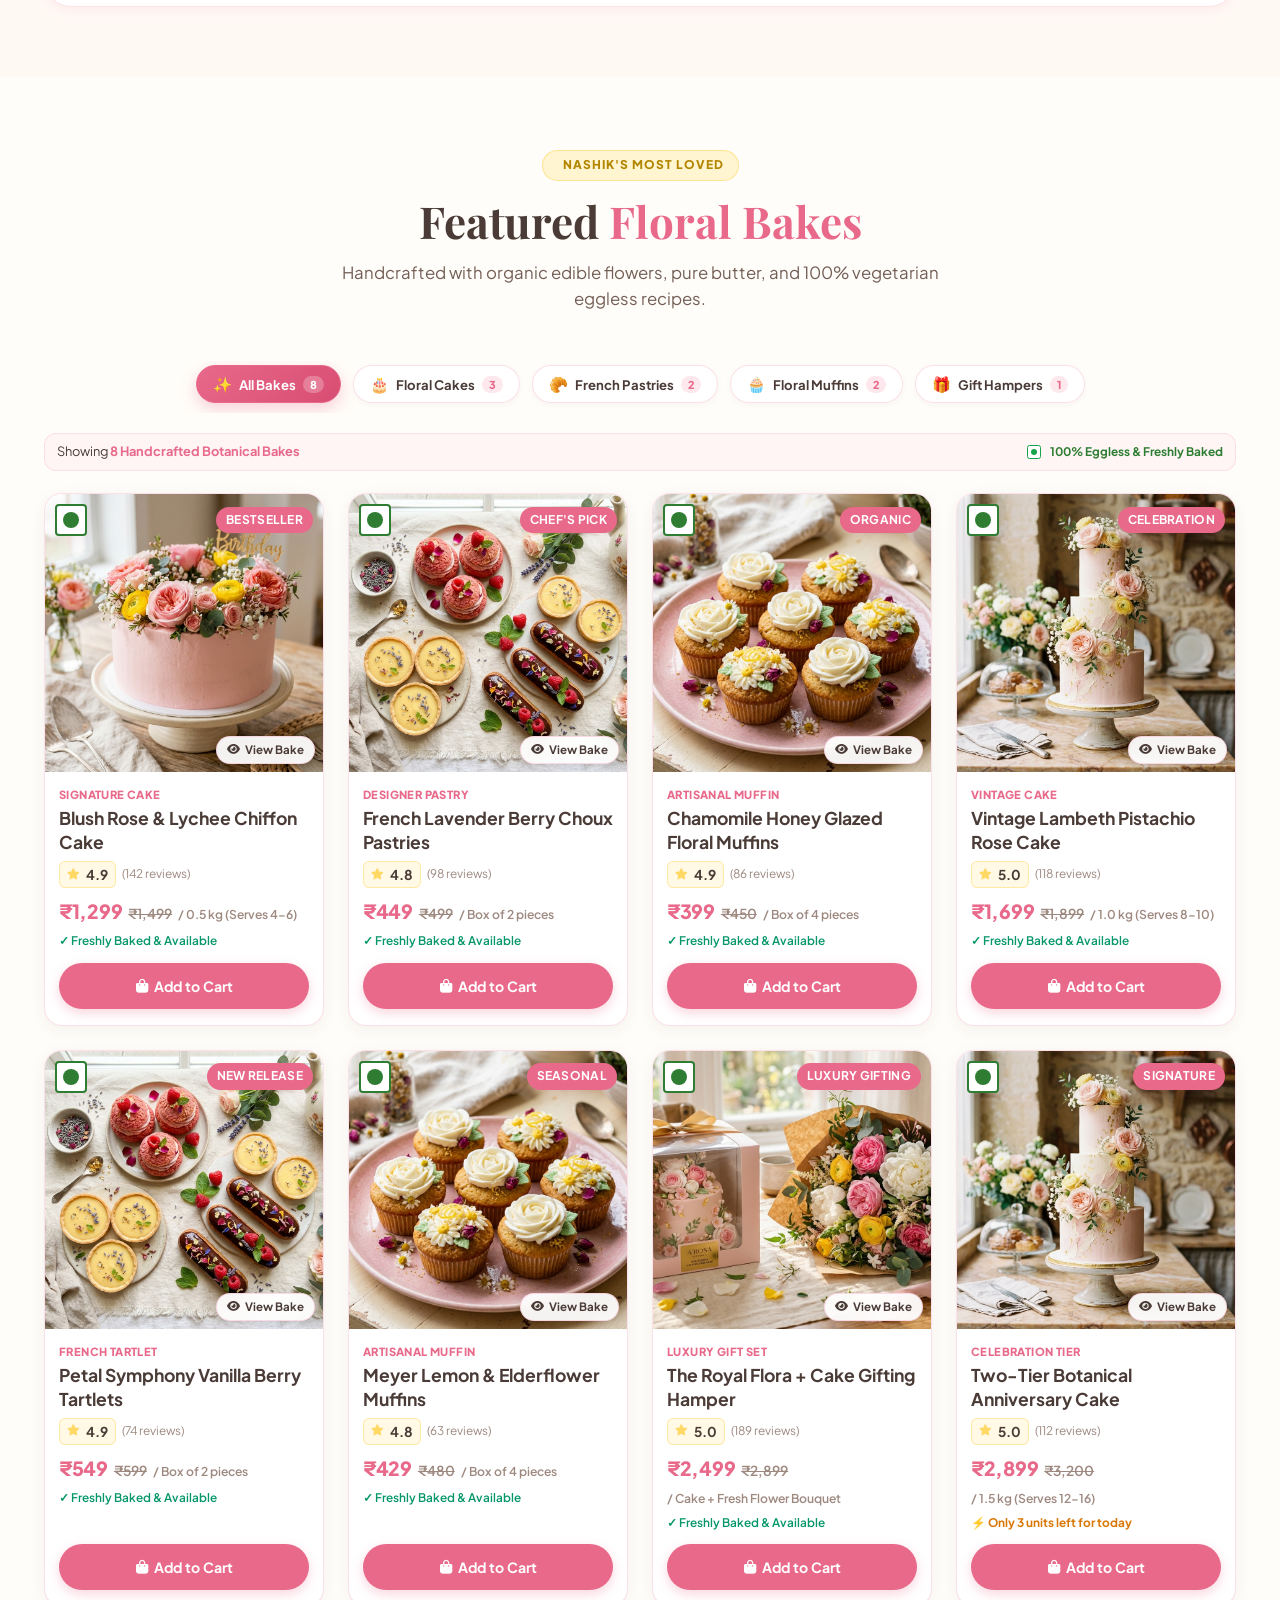
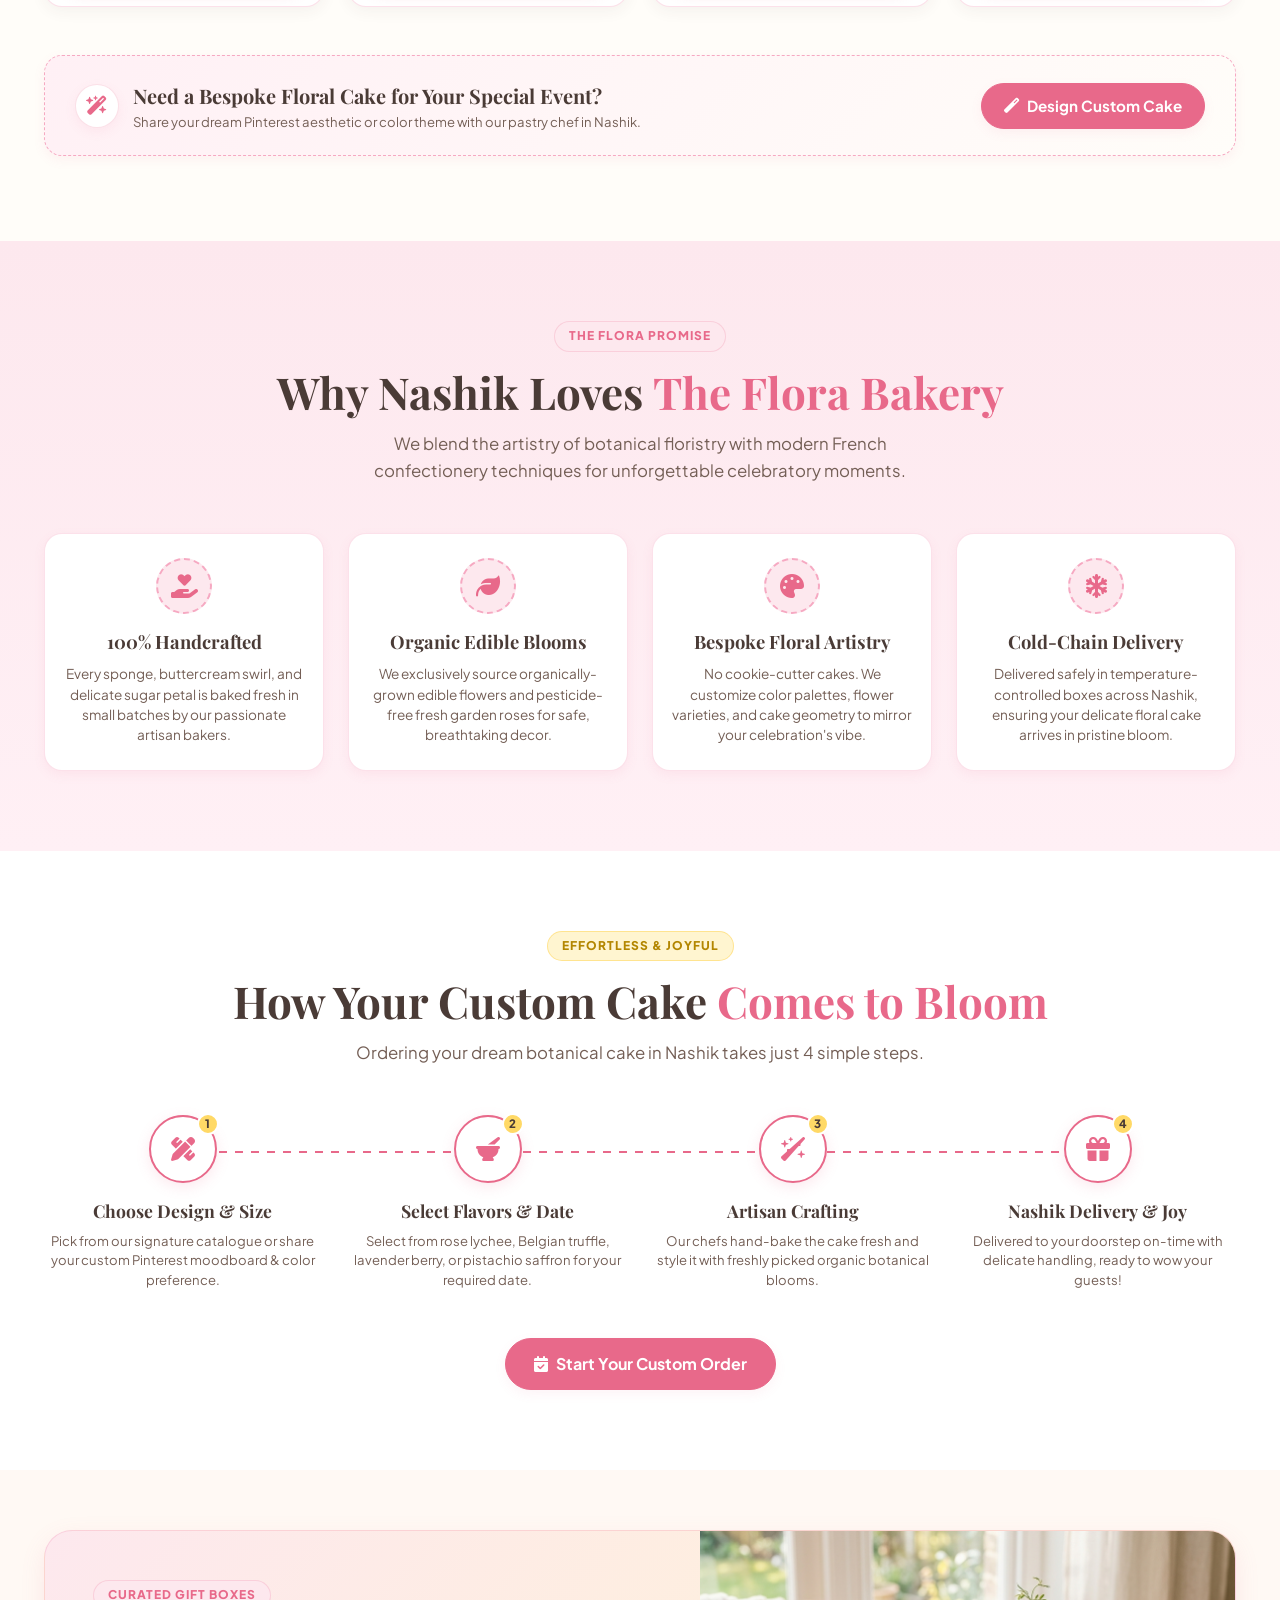
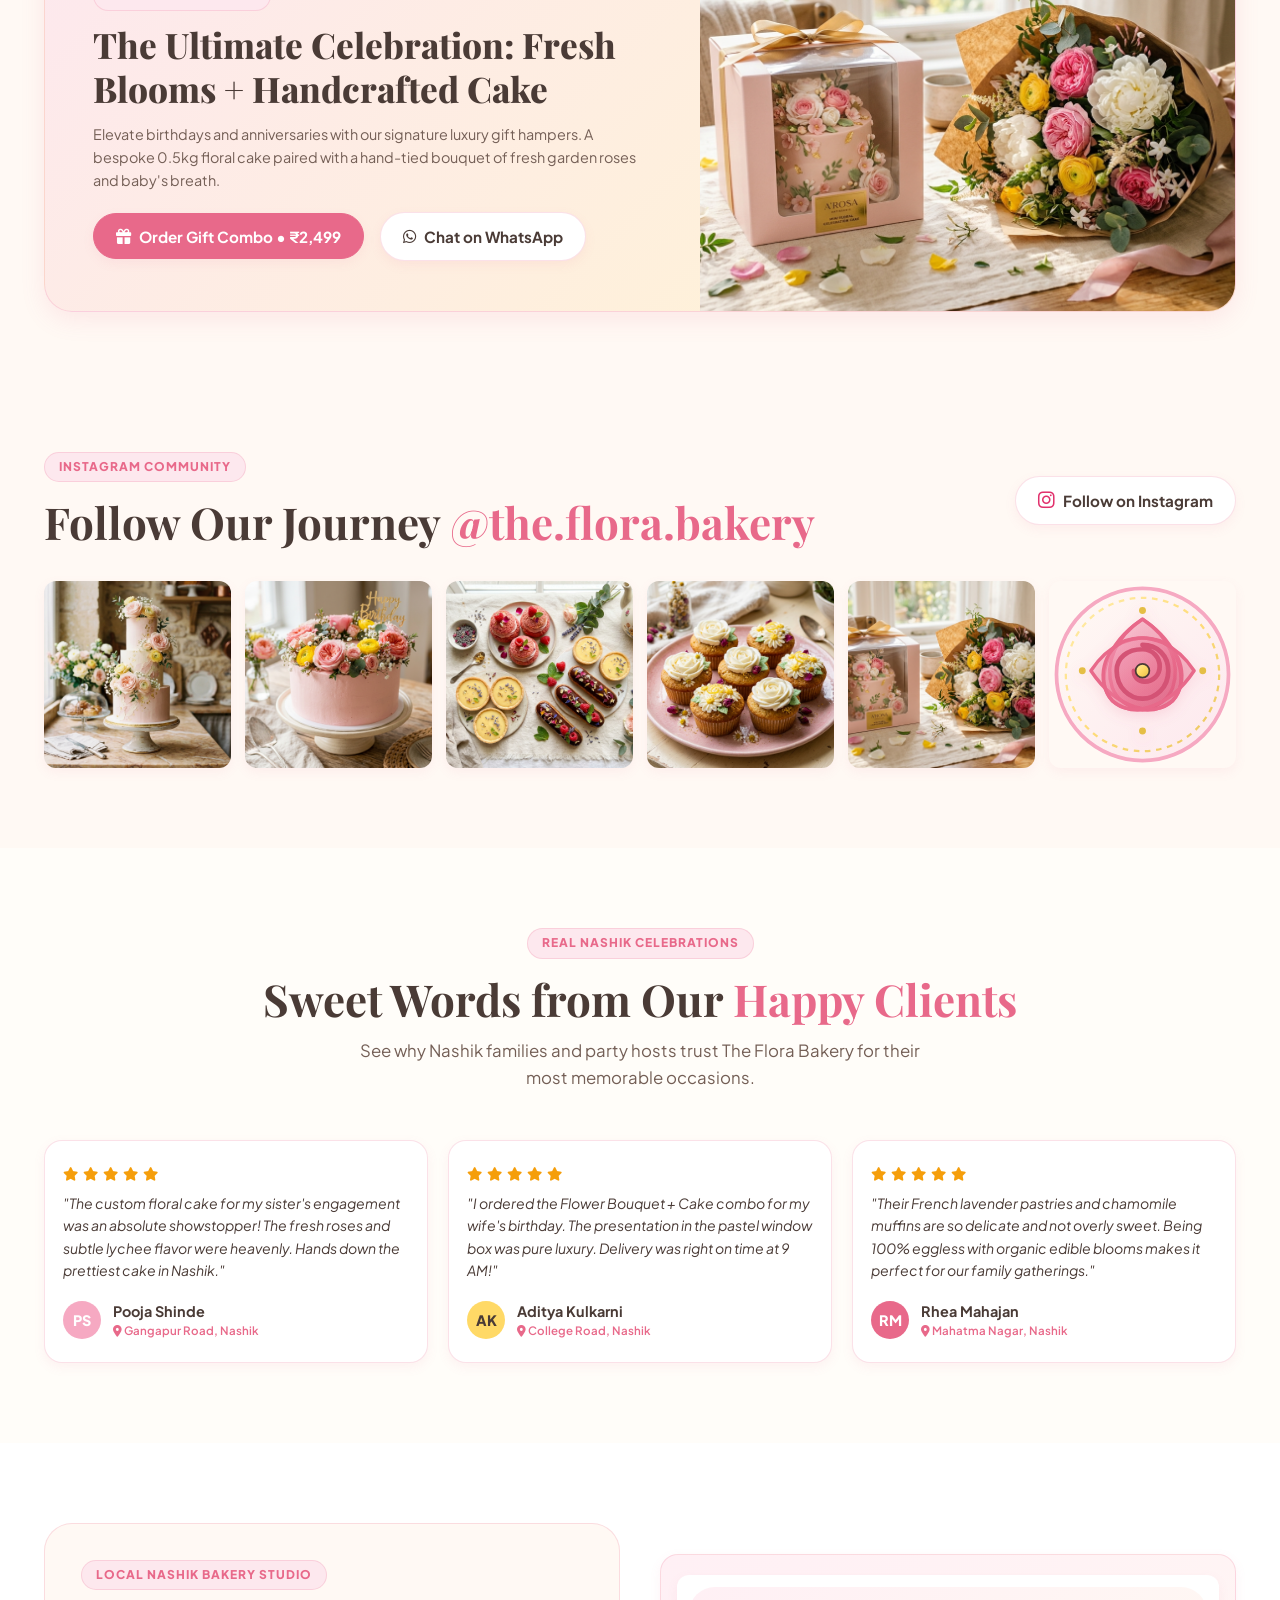
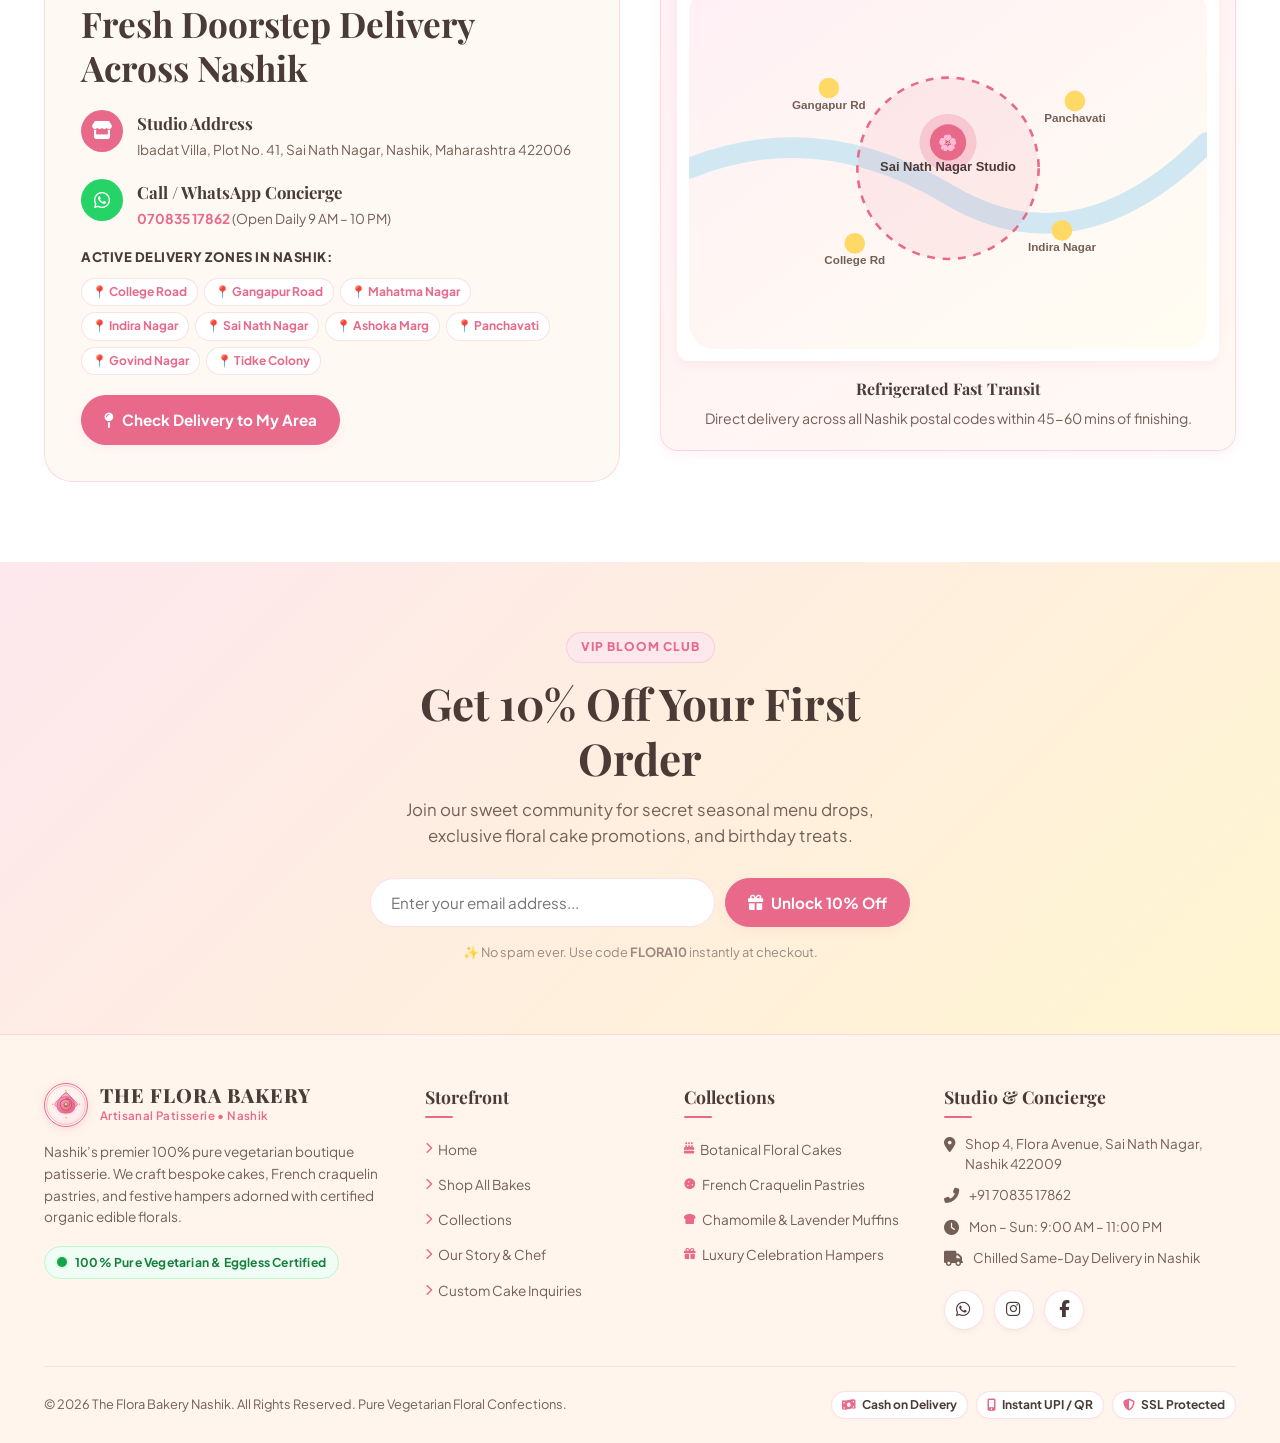
<file: order-success.html>
<!DOCTYPE html>
<html lang="en">
<head>
  <meta charset="UTF-8">
  <meta name="viewport" content="width=device-width, initial-scale=1.0, maximum-scale=5.0">
  <title>Order Confirmed | The Flora Bakery Nashik</title>
  <meta name="description" content="Your artisanal floral bakes are confirmed with our bakery kitchen. Live order tracking and receipt.">

  <!-- Google Fonts: Plus Jakarta Sans & Playfair Display -->
  <link rel="preconnect" href="https://fonts.googleapis.com">
  <link rel="preconnect" href="https://fonts.gstatic.com" crossorigin>
  <link href="https://fonts.googleapis.com/css2?family=Playfair+Display:ital,wght@0,500;0,600;0,700;0,800;1,400;1,600&family=Plus+Jakarta+Sans:wght@400;500;600;700;800&display=swap" rel="stylesheet">

  <!-- Font Awesome Icons -->
  <link rel="stylesheet" href="https://cdnjs.cloudflare.com/ajax/libs/font-awesome/6.5.1/css/all.min.css">

  <!-- Design System CSS -->
  <link rel="stylesheet" href="css/styles.css">
</head>
<body class="order-success-body">

  <!-- BRAND HEADER -->
  <header class="checkout-header">
    <div class="container checkout-header-inner">
      <a href="index.html" class="logo" aria-label="Return to Storefront">
        <span class="logo-mark"><i class="fas fa-seedling"></i></span>
        <div class="logo-text-group">
          <span class="logo-title">THE FLORA BAKERY</span>
          <span class="logo-subtitle">Nashik • Order Confirmation</span>
        </div>
      </a>

      <div class="checkout-security-badge">
        <i class="fas fa-check-circle" style="color:#059669;"></i>
        <span>Order Received Successfully</span>
      </div>

      <a href="index.html" class="checkout-back-link">
        <i class="fas fa-home"></i> Home
      </a>
    </div>
  </header>

  <!-- MAIN CONFIRMATION CONTENT -->
  <main class="container order-success-container">
    
    <!-- SUCCESS CELEBRATION HERO -->
    <div class="success-hero-card">
      <div class="success-icon-wrap">
        <i class="fas fa-check"></i>
      </div>
      <span class="success-subheading">🌸 Thank You for Your Celebration Order!</span>
      <h1 class="success-main-title">Order Confirmed & Sent to Kitchen</h1>
      <p class="success-desc">
        We have received your artisanal bake request. Our master bakers will handcrafted your order with fresh organic blooms.
      </p>
      
      <div class="order-id-badge-wrap">
        <span class="order-id-label">Order Reference ID:</span>
        <span class="order-id-val" id="successOrderId">FB-1001</span>
      </div>
    </div>

    <!-- 5-STAGE LIVE DELIVERY TIMELINE -->
    <section class="order-tracker-card">
      <h2 class="tracker-heading"><i class="fas fa-route"></i> Live Order Tracker</h2>
      <div class="tracker-stepper">
        
        <div class="track-step completed">
          <div class="track-dot"><i class="fas fa-check"></i></div>
          <div class="track-info">
            <span class="track-title">Order Placed</span>
            <span class="track-time">Confirmed</span>
          </div>
        </div>

        <div class="track-line active"></div>

        <div class="track-step active">
          <div class="track-dot"><i class="fas fa-fire"></i></div>
          <div class="track-info">
            <span class="track-title">Kitchen Baking</span>
            <span class="track-time">In Progress</span>
          </div>
        </div>

        <div class="track-line"></div>

        <div class="track-step">
          <div class="track-dot"><i class="fas fa-seedling"></i></div>
          <div class="track-info">
            <span class="track-title">Floral Styling</span>
            <span class="track-time">Upcoming</span>
          </div>
        </div>

        <div class="track-line"></div>

        <div class="track-step">
          <div class="track-dot"><i class="fas fa-motorcycle"></i></div>
          <div class="track-info">
            <span class="track-title">Out for Delivery</span>
            <span class="track-time">Nashik Chilled Van</span>
          </div>
        </div>

        <div class="track-line"></div>

        <div class="track-step">
          <div class="track-dot"><i class="fas fa-gift"></i></div>
          <div class="track-info">
            <span class="track-title">Delivered</span>
            <span class="track-time">Doorstep</span>
          </div>
        </div>

      </div>
    </section>

    <!-- 2-COLUMN DETAILS (DELIVERY INFO & ITEMIZED RECEIPT) -->
    <div class="success-details-grid">
      
      <!-- LEFT: DELIVERY & CUSTOMER DETAILS -->
      <div class="success-info-card">
        <h3 class="card-section-title"><i class="fas fa-truck"></i> Delivery Information</h3>
        
        <div class="info-list">
          <div class="info-item">
            <span class="info-label">Customer Name:</span>
            <span class="info-val" id="successCustName">Pooja Deshmukh</span>
          </div>
          <div class="info-item">
            <span class="info-label">WhatsApp Contact:</span>
            <span class="info-val" id="successCustPhone">+91 98230 12345</span>
          </div>
          <div class="info-item">
            <span class="info-label">Email Receipt:</span>
            <span class="info-val" id="successCustEmail">pooja@example.com</span>
          </div>
          <div class="info-item">
            <span class="info-label">Scheduled Date:</span>
            <span class="info-val" id="successDeliveryDate">Today</span>
          </div>
          <div class="info-item">
            <span class="info-label">Delivery Slot:</span>
            <span class="info-val" id="successTimeSlot">Afternoon (1:00 PM – 5:00 PM)</span>
          </div>
          <div class="info-item">
            <span class="info-label">Destination Address:</span>
            <span class="info-val" id="successAddress">Sai Nath Nagar, Nashik</span>
          </div>
          <div class="info-item" id="successCakeMsgRow" style="display:none;">
            <span class="info-label">Cake Inscription:</span>
            <span class="info-val" id="successCakeMsg" style="color:var(--rose-deep); font-weight:700;">-</span>
          </div>
          <div class="info-item">
            <span class="info-label">Payment Method:</span>
            <span class="info-val" id="successPaymentStatus"><span class="badge-pill" style="background:#DCFCE7; color:#166534;">Cash on Delivery</span></span>
          </div>
        </div>

        <!-- DIRECT WHATSAPP CONCIERGE TRACKER BUTTON -->
        <a href="#" id="successWhatsAppBtn" target="_blank" rel="noopener" class="btn btn-primary btn-block whatsapp-track-cta">
          <i class="fab fa-whatsapp"></i> Chat with Baker on WhatsApp
        </a>
      </div>

      <!-- RIGHT: ITEMIZED BILL / TAX INVOICE -->
      <div class="success-info-card print-invoice-card" id="invoiceReceiptArea">
        <div class="invoice-header">
          <h3 class="card-section-title"><i class="fas fa-file-invoice"></i> Itemized Tax Invoice</h3>
          <button type="button" class="btn btn-secondary print-invoice-btn" onclick="window.print()">
            <i class="fas fa-print"></i> Print Invoice
          </button>
        </div>

        <div class="receipt-items-table" id="successItemsList">
          <!-- Populated dynamically -->
        </div>

        <hr class="summary-divider">

        <div class="receipt-totals-table">
          <div class="summary-row">
            <span>Subtotal</span>
            <span id="receiptSubtotal">₹0</span>
          </div>
          <div class="summary-row discount-row" id="receiptDiscountRow" style="display:none;">
            <span>Discount Savings</span>
            <span id="receiptDiscount">-₹0</span>
          </div>
          <div class="summary-row">
            <span>Delivery Fee</span>
            <span id="receiptDelivery">₹0</span>
          </div>
          <div class="summary-row grand-total-row">
            <span>Total Amount Due</span>
            <span class="grand-amount" id="receiptGrandTotal">₹0</span>
          </div>
        </div>

        <div class="invoice-pure-veg-tag">
          <span class="veg-emblem"></span> 100% Pure Vegetarian / Eggless Certified Patisserie
        </div>
      </div>

    </div>

    <!-- FOOTER ACTIONS -->
    <div class="success-actions-footer">
      <a href="shop.html" class="btn btn-primary">
        <i class="fas fa-birthday-cake"></i> Explore More Bakes
      </a>
      <a href="contact.html" class="btn btn-secondary continue-shopping-btn">
        <i class="fas fa-headset"></i> Contact Bakery Concierge
      </a>
    </div>

  </main>

  <!-- TOAST CONTAINER -->
  <div id="toastContainer" class="toast-container"></div>

  <!-- Unified Scripts -->
  <script src="js/store-data.js"></script>
  <script>
    document.addEventListener('DOMContentLoaded', () => {
      const urlParams = new URLSearchParams(window.location.search);
      const orderId = urlParams.get('orderId');
      
      const orders = FloraDB.getOrders();
      const order = orderId ? FloraDB.getOrderById(orderId) : orders[0];

      if (!order) {
        window.location.href = 'index.html';
        return;
      }

      // Populate Elements
      document.getElementById('successOrderId').textContent = order.id;
      document.getElementById('successCustName').textContent = order.customerName;
      document.getElementById('successCustPhone').textContent = order.phone;
      document.getElementById('successCustEmail').textContent = order.email;
      document.getElementById('successDeliveryDate').textContent = order.deliveryDate;
      document.getElementById('successTimeSlot').textContent = order.timeSlot;
      document.getElementById('successAddress').textContent = order.address;

      if (order.cakeMessage) {
        document.getElementById('successCakeMsgRow').style.display = 'flex';
        document.getElementById('successCakeMsg').textContent = `"${order.cakeMessage}"`;
      }

      // WhatsApp Button URL
      const waBtn = document.getElementById('successWhatsAppBtn');
      if (waBtn) {
        const waMsg = `Hello The Flora Bakery! 🌸 I placed order #${order.id} for ${order.deliveryDate} (${order.customerName}). Please confirm kitchen status!`;
        waBtn.href = `https://api.whatsapp.com/send?phone=917083517862&text=${encodeURIComponent(waMsg)}`;
      }

      // Populate Items Table
      const itemsList = document.getElementById('successItemsList');
      if (itemsList && order.items) {
        itemsList.innerHTML = order.items.map(item => `
          <div class="receipt-item-row">
            <div class="receipt-item-left">
              <span class="receipt-item-name">${item.name}</span>
              <span class="receipt-item-meta">${item.variantName || 'Standard'} x ${item.qty}</span>
              ${item.cakeMessage ? `<span class="receipt-item-inscription">Msg: "${item.cakeMessage}"</span>` : ''}
            </div>
            <span class="receipt-item-price">₹${(item.price * item.qty).toLocaleString('en-IN')}</span>
          </div>
        `).join('');
      }

      document.getElementById('receiptSubtotal').textContent = `₹${order.subtotal.toLocaleString('en-IN')}`;
      if (order.discount > 0) {
        document.getElementById('receiptDiscountRow').style.display = 'flex';
        document.getElementById('receiptDiscount').textContent = `-₹${order.discount.toLocaleString('en-IN')}`;
      }
      document.getElementById('receiptDelivery').textContent = order.deliveryFee === 0 ? 'FREE' : `₹${order.deliveryFee}`;
      document.getElementById('receiptGrandTotal').textContent = `₹${order.total.toLocaleString('en-IN')}`;
    });
  </script>
</body>
</html>
</file>
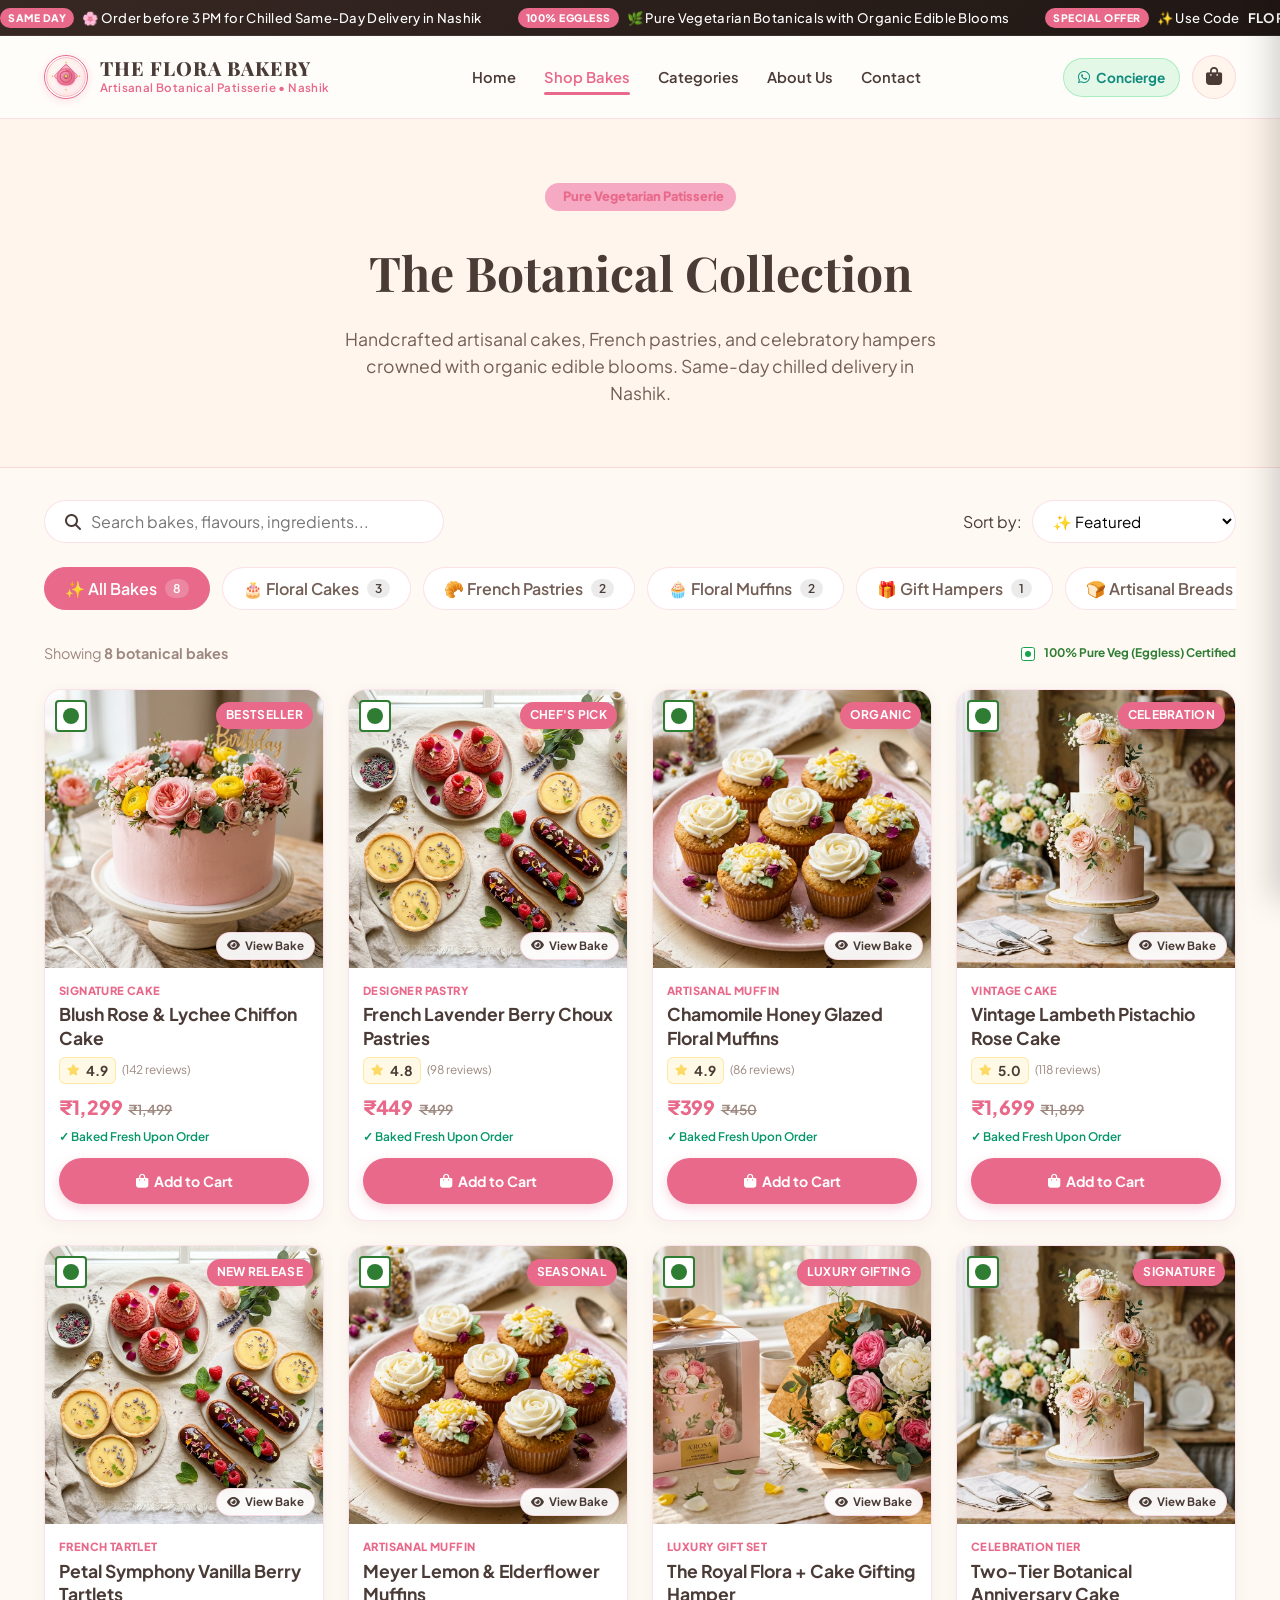
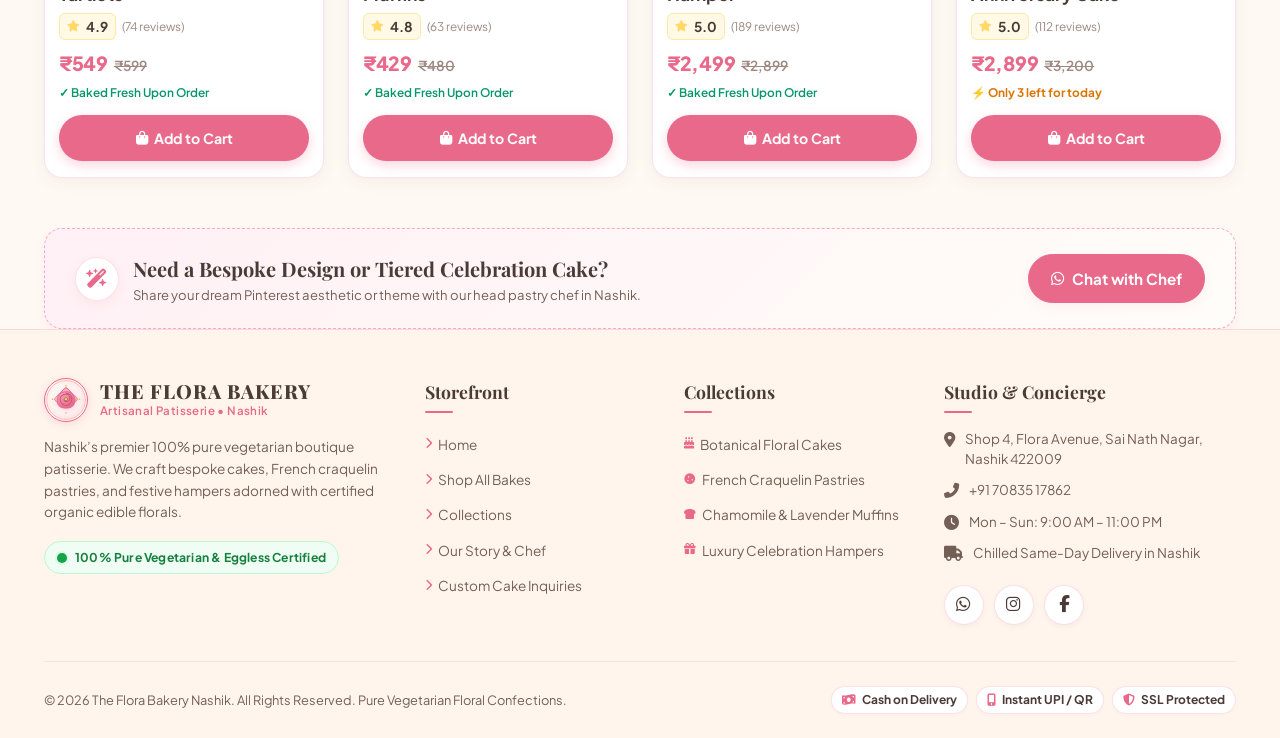
<file: shop.html>
<!DOCTYPE html>
<html lang="en">
<head>
  <meta charset="UTF-8">
  <meta name="viewport" content="width=device-width, initial-scale=1.0, maximum-scale=5.0">
  <title>Shop All Artisanal Botanical Bakes | The Flora Bakery Nashik</title>
  <meta name="description" content="Explore handcrafted 100% pure vegetarian floral cakes, French craquelin pastries, chamomile muffins, and luxury gifting hampers in Nashik.">

  <!-- Favicon -->
  <link rel="icon" type="image/svg+xml" href="images/logo-icon.svg">

  <!-- Google Fonts: Plus Jakarta Sans & Playfair Display -->
  <link rel="preconnect" href="https://fonts.googleapis.com">
  <link rel="preconnect" href="https://fonts.gstatic.com" crossorigin>
  <link href="https://fonts.googleapis.com/css2?family=Playfair+Display:ital,wght@0,500;0,600;0,700;0,800;1,400;1,600&family=Plus+Jakarta+Sans:wght@400;500;600;700;800&display=swap" rel="stylesheet">

  <!-- Font Awesome Icons -->
  <link rel="stylesheet" href="https://cdnjs.cloudflare.com/ajax/libs/font-awesome/6.5.1/css/all.min.css">

  <!-- Custom Design System CSS -->
  <link rel="stylesheet" href="css/styles.css">
</head>
<body class="shop-page-body">

  <!-- Universal Header Root -->
  <div id="siteHeaderRoot"></div>

  <!-- Universal Mobile Navigation Drawer Root -->
  <div id="mobileDrawerRoot"></div>

  <!-- 1. SHOP PAGE HEADER BANNER -->
  <section class="page-banner-section">
    <div class="container text-center">
      <span class="sub-heading-pill"><i class="fas fa-sparkles"></i> Pure Vegetarian Patisserie</span>
      <h1 class="page-banner-title">The Botanical Collection</h1>
      <p class="page-banner-desc">
        Handcrafted artisanal cakes, French pastries, and celebratory hampers crowned with organic edible blooms. Same-day chilled delivery in Nashik.
      </p>
    </div>
  </section>

  <!-- 2. MAIN SHOPPING CATALOG -->
  <main class="container shop-catalog-container">
    
    <!-- Filter & Search Controls Bar -->
    <div class="shop-filter-bar">
      <!-- Search Input -->
      <div class="shop-search-box">
        <i class="fas fa-search search-icon"></i>
        <input type="text" id="shopSearchInput" class="shop-search-input" placeholder="Search bakes, flavours, ingredients..." oninput="handleShopSearch(this.value)">
      </div>

      <!-- Sort Dropdown -->
      <div class="shop-sort-box">
        <label for="shopSortSelect" class="sort-label">Sort by:</label>
        <select id="shopSortSelect" class="shop-sort-select" onchange="handleShopSort(this.value)">
          <option value="featured">✨ Featured</option>
          <option value="price-asc">💰 Price: Low to High</option>
          <option value="price-desc">💎 Price: High to Low</option>
          <option value="rating">⭐ Customer Rating</option>
          <option value="name">🔤 Name (A - Z)</option>
        </select>
      </div>
    </div>

    <!-- Category Filter Tabs -->
    <div class="shop-category-pills" id="shopCategoryPills">
      <button class="cat-pill-btn active" data-category="all" onclick="filterShopCategory('all', this)">
        <span>✨ All Bakes</span> <span class="pill-count" id="count-all">0</span>
      </button>
      <button class="cat-pill-btn" data-category="cakes" onclick="filterShopCategory('cakes', this)">
        <span>🎂 Floral Cakes</span> <span class="pill-count" id="count-cakes">0</span>
      </button>
      <button class="cat-pill-btn" data-category="pastries" onclick="filterShopCategory('pastries', this)">
        <span>🥐 French Pastries</span> <span class="pill-count" id="count-pastries">0</span>
      </button>
      <button class="cat-pill-btn" data-category="muffins" onclick="filterShopCategory('muffins', this)">
        <span>🧁 Floral Muffins</span> <span class="pill-count" id="count-muffins">0</span>
      </button>
      <button class="cat-pill-btn" data-category="combos" onclick="filterShopCategory('combos', this)">
        <span>🎁 Gift Hampers</span> <span class="pill-count" id="count-combos">0</span>
      </button>
      <button class="cat-pill-btn" data-category="breads" onclick="filterShopCategory('breads', this)">
        <span>🍞 Artisanal Breads</span> <span class="pill-count" id="count-breads">0</span>
      </button>
    </div>

    <!-- Status Bar -->
    <div class="shop-status-row">
      <span id="shopCountStatus" class="status-count-text">Showing <strong>0 botanical bakes</strong></span>
      <div class="dietary-hint">
        <span class="veg-emblem-inline"></span> 100% Pure Veg (Eggless) Certified
      </div>
    </div>

    <!-- Product Grid Container -->
    <div class="product-grid shop-product-grid" id="shopProductGrid">
      <!-- Injected dynamically by JS -->
    </div>

    <!-- Bespoke Custom Cake CTA Banner -->
    <div class="custom-cake-cta-banner" style="margin-top: 50px;">
      <div class="cta-banner-content">
        <div class="cta-banner-icon">
          <i class="fas fa-wand-magic-sparkles"></i>
        </div>
        <div>
          <h3 class="cta-banner-title">Need a Bespoke Design or Tiered Celebration Cake?</h3>
          <p class="cta-banner-desc">Share your dream Pinterest aesthetic or theme with our head pastry chef in Nashik.</p>
        </div>
      </div>
      <a href="https://api.whatsapp.com/send?phone=917083517862&text=Hello%20The%20Flora%20Bakery!%20I%20would%20like%20to%20order%20a%20bespoke%20custom%20cake." target="_blank" rel="noopener" class="btn btn-primary btn-md">
        <i class="fab fa-whatsapp"></i> Chat with Chef
      </a>
    </div>

  </main>

  <!-- Universal Slide-Out Cart Drawer Root -->
  <div id="cartDrawerRoot"></div>

  <!-- Universal Footer Root -->
  <div id="siteFooterRoot"></div>

  <!-- Toast Container -->
  <div id="toastContainer" class="toast-container"></div>

  <!-- Scripts -->
  <script src="js/store-data.js"></script>
  <script src="js/site-layout.js"></script>
  <script>
    let currentShopCategory = 'all';
    let currentShopSearch = '';
    let currentShopSort = 'featured';

    document.addEventListener('DOMContentLoaded', () => {
      const urlParams = new URLSearchParams(window.location.search);
      const catParam = urlParams.get('category');
      if (catParam) {
        currentShopCategory = catParam;
        const matchingBtn = document.querySelector(`.cat-pill-btn[data-category="${catParam}"]`);
        if (matchingBtn) {
          document.querySelectorAll('.cat-pill-btn').forEach(b => b.classList.remove('active'));
          matchingBtn.classList.add('active');
        }
      }
      renderShopCatalog();

      window.addEventListener('flora:cart-updated', () => renderShopCatalog());
    });

    function filterShopCategory(cat, btn) {
      currentShopCategory = cat;
      document.querySelectorAll('.cat-pill-btn').forEach(b => b.classList.remove('active'));
      if (btn) btn.classList.add('active');
      renderShopCatalog();
    }

    function handleShopSearch(val) {
      currentShopSearch = val.toLowerCase().trim();
      renderShopCatalog();
    }

    function handleShopSort(val) {
      currentShopSort = val;
      renderShopCatalog();
    }

    function renderShopCatalog() {
      const grid = document.getElementById('shopProductGrid');
      if (!grid) return;

      let products = window.FloraDB ? window.FloraDB.getProducts({ status: 'active' }) : [];

      const counts = {
        all: products.length,
        cakes: products.filter(p => p.category === 'cakes').length,
        pastries: products.filter(p => p.category === 'pastries').length,
        muffins: products.filter(p => p.category === 'muffins').length,
        combos: products.filter(p => p.category === 'combos').length,
        breads: products.filter(p => p.category === 'breads').length
      };

      Object.keys(counts).forEach(key => {
        const el = document.getElementById(`count-${key}`);
        if (el) el.textContent = counts[key];
      });

      if (currentShopCategory !== 'all') {
        products = products.filter(p => p.category === currentShopCategory);
      }

      if (currentShopSearch) {
        products = products.filter(p => 
          p.name.toLowerCase().includes(currentShopSearch) ||
          (p.description && p.description.toLowerCase().includes(currentShopSearch)) ||
          (p.botanicals && p.botanicals.some(b => b.toLowerCase().includes(currentShopSearch)))
        );
      }

      if (currentShopSort === 'price-asc') {
        products.sort((a, b) => a.price - b.price);
      } else if (currentShopSort === 'price-desc') {
        products.sort((a, b) => b.price - a.price);
      } else if (currentShopSort === 'rating') {
        products.sort((a, b) => (b.rating || 0) - (a.rating || 0));
      } else if (currentShopSort === 'name') {
        products.sort((a, b) => a.name.localeCompare(b.name));
      }

      const countEl = document.getElementById('shopCountStatus');
      if (countEl) {
        countEl.innerHTML = `Showing <strong>${products.length} botanical bakes</strong>`;
      }

      if (products.length === 0) {
        grid.innerHTML = `
          <div style="grid-column: 1 / -1; text-align: center; padding: 60px 20px; color: var(--text-muted);">
            <div style="font-size: 3.5rem; margin-bottom: 12px;">🌸</div>
            <h3 style="font-size: 1.3rem; color: var(--text-cocoa); margin-bottom: 8px;">No bakes match your search</h3>
            <p style="font-size: 0.95rem;">Try clearing your search query or exploring our other collections.</p>
            <button class="btn btn-secondary" style="margin-top: 16px;" onclick="filterShopCategory('all', document.querySelector('.cat-pill-btn[data-category=all]'))">
              Show All Bakes
            </button>
          </div>
        `;
        return;
      }

      const cart = window.FloraDB ? window.FloraDB.getCart() : [];

      grid.innerHTML = products.map(product => {
        const inCartQty = cart.filter(item => item.id === product.id).reduce((sum, i) => sum + i.qty, 0);
        const isOutOfStock = product.stock <= 0;

        return `
          <div class="product-card" data-id="${product.id}">
            <div class="product-thumb-holder" onclick="window.location.href='product.html?id=${product.id}'">
              <img src="${product.image}" alt="${product.name}" class="product-thumb" loading="lazy" onerror="this.src='images/hero-floral-cake.jpg'">
              
              <div class="card-top-badges">
                ${product.eggless ? `<span class="veg-emblem" title="100% Pure Vegetarian Eggless"></span>` : '<span></span>'}
                ${product.badge ? `<span class="product-tag-badge">${product.badge}</span>` : isOutOfStock ? `<span class="product-tag-badge sold-out">Sold Out</span>` : ''}
              </div>

              <a href="product.html?id=${product.id}" class="product-quickview-btn" onclick="event.stopPropagation();" title="View Product Page">
                <i class="fas fa-eye"></i> <span>View Bake</span>
              </a>
            </div>

            <div class="product-info-wrap">
              <div class="product-category-tag">${product.categoryLabel || product.category}</div>
              <h3 class="product-name" onclick="window.location.href='product.html?id=${product.id}'">${product.name}</h3>
              
              <div class="product-rating-row">
                <span class="product-rating-pill">
                  <i class="fas fa-star"></i>
                  <span>${(product.rating || 4.9).toFixed(1)}</span>
                </span>
                <span class="rating-count">(${product.reviews || 28} reviews)</span>
              </div>

              <div class="product-pricing-row">
                <span class="price-current">₹${Number(product.price).toLocaleString('en-IN')}</span>
                ${product.comparePrice ? `<span class="price-original">₹${Number(product.comparePrice).toLocaleString('en-IN')}</span>` : ''}
              </div>

              <div class="product-stock-status ${isOutOfStock ? 'out-of-stock' : product.stock <= 4 ? 'low-stock' : 'in-stock'}">
                ${isOutOfStock 
                  ? '✕ Sold Out for Today' 
                  : product.stock <= 4 
                    ? `⚡ Only ${product.stock} left for today` 
                    : `✓ Baked Fresh Upon Order`}
              </div>

              <div class="product-card-actions">
                ${isOutOfStock ? `
                  <button class="btn btn-disabled" disabled>
                    Sold Out
                  </button>
                ` : `
                  <button class="btn btn-primary btn-add-cart" onclick="quickShopAddToCart(${product.id})">
                    <i class="fas fa-shopping-bag"></i> Add to Cart
                  </button>
                `}
              </div>

            </div>
          </div>
        `;
      }).join('');
    }

    function quickShopAddToCart(productId) {
      if (!window.FloraDB) return;
      const product = window.FloraDB.getProductById(productId);
      if (!product) return;

      const variant = (product.variants && product.variants.length > 0) ? product.variants[0] : null;
      window.FloraDB.addToCart(product, variant, 1);
      
      if (window.showToast) {
        window.showToast(`🌸 Added "${product.name}" to your bag!`, 'success');
      }
      
      if (window.openCartDrawer) {
        window.openCartDrawer();
      }
    }
  </script>
</body>
</html>
</file>
<file: css/styles.css>
/* ==========================================================================
   THE FLORA BAKERY - MOBILE-FIRST LUXURY FLORAL PATISSERIE DESIGN SYSTEM
   Palette: Blush Pink (#F6A9C2), Deep Rose (#E8698A), Soft Cream (#FFF9F4),
            Buttery Yellow (#FFD966), Warm Cocoa (#4A3B36)
   ========================================================================== */

@import url('https://fonts.googleapis.com/css2?family=Playfair+Display:ital,wght@0,500;0,600;0,700;0,800;1,400;1,600&family=Plus+Jakarta+Sans:wght@300;400;500;600;700;800&display=swap');

:root {
  /* Color Tokens */
  --bg-cream: #FFF9F4;
  --bg-cream-warm: #FFF5EC;
  --bg-white: #FFFFFF;
  --pink-blush: #F6A9C2;
  --pink-soft: #FDE8EE;
  --pink-tint: #FFF0F5;
  --rose-deep: #E8698A;
  --rose-hover: #D45274;
  --yellow-butter: #FFD966;
  --yellow-soft: #FFF5D0;
  --yellow-tint: #FFFAEA;
  --text-cocoa: #4A3B36;
  --text-secondary: #745F56;
  --text-muted: #9E8980;
  --border-light: rgba(232, 105, 138, 0.2);
  --border-subtle: rgba(74, 59, 54, 0.08);

  /* Shadows */
  --shadow-sm: 0 4px 12px rgba(232, 105, 138, 0.08);
  --shadow-md: 0 8px 24px rgba(232, 105, 138, 0.12);
  --shadow-lg: 0 16px 40px rgba(232, 105, 138, 0.16);
  --shadow-glow: 0 0 25px rgba(232, 105, 138, 0.35);

  /* Typography */
  --font-serif: 'Playfair Display', Georgia, serif;
  --font-sans: 'Plus Jakarta Sans', -apple-system, BlinkMacSystemFont, 'Segoe UI', Roboto, sans-serif;
  
  /* Transitions */
  --transition-smooth: all 0.3s cubic-bezier(0.25, 0.8, 0.25, 1);
  --transition-bounce: all 0.35s cubic-bezier(0.34, 1.56, 0.64, 1);
  
  /* Border Radius */
  --radius-sm: 12px;
  --radius-md: 18px;
  --radius-lg: 28px;
  --radius-pill: 9999px;
}

/* ==========================================================================
   RESET & MOBILE-FIRST BASE
   ========================================================================== */

*, *::before, *::after {
  margin: 0;
  padding: 0;
  box-sizing: border-box;
  -webkit-tap-highlight-color: transparent;
}

html {
  scroll-behavior: smooth;
  scroll-padding-top: 85px;
  font-size: 16px;
  -webkit-text-size-adjust: 100%;
}

body {
  font-family: var(--font-sans);
  background-color: var(--bg-cream);
  color: var(--text-cocoa);
  line-height: 1.55;
  overflow-x: hidden;
  position: relative;
  width: 100%;
}

img {
  max-width: 100%;
  height: auto;
  display: block;
}

a {
  text-decoration: none;
  color: inherit;
  transition: var(--transition-smooth);
}

button, input, select, textarea {
  font-family: inherit;
  font-size: 1rem; /* Prevents auto-zoom in iOS Safari */
  border: none;
  outline: none;
  touch-action: manipulation;
}

button {
  cursor: pointer;
  background: none;
}

.container {
  width: 100%;
  max-width: 1240px;
  margin: 0 auto;
  padding: 0 16px;
}

@media (min-width: 768px) {
  .container {
    padding: 0 24px;
  }
}

.section-padding {
  padding: 50px 0;
  position: relative;
}

@media (min-width: 768px) {
  .section-padding {
    padding: 80px 0;
  }
}

/* ==========================================================================
   TYPOGRAPHY & CRO UTILITIES
   ========================================================================== */

.heading-tag {
  display: inline-flex;
  align-items: center;
  gap: 6px;
  background: var(--pink-soft);
  color: var(--rose-deep);
  font-size: 0.75rem;
  font-weight: 800;
  text-transform: uppercase;
  letter-spacing: 1px;
  padding: 5px 14px;
  border-radius: var(--radius-pill);
  border: 1px solid var(--border-light);
  margin-bottom: 12px;
}

.heading-tag.yellow-tag {
  background: var(--yellow-soft);
  color: #B38600;
  border-color: rgba(255, 217, 102, 0.6);
}

.section-title {
  font-family: var(--font-serif);
  font-size: clamp(1.6rem, 5.5vw, 2.75rem);
  font-weight: 700;
  color: var(--text-cocoa);
  line-height: 1.25;
  margin-bottom: 12px;
}

.section-title span.highlight {
  color: var(--rose-deep);
  position: relative;
  display: inline-block;
}

.section-title span.highlight::after {
  content: '';
  position: absolute;
  bottom: 2px;
  left: 0;
  width: 100%;
  height: 6px;
  background: var(--yellow-butter);
  opacity: 0.45;
  border-radius: 4px;
  z-index: -1;
}

.section-subtitle {
  font-size: clamp(0.9rem, 2.5vw, 1.05rem);
  color: var(--text-secondary);
  max-width: 600px;
  margin: 0 auto 32px auto;
  line-height: 1.6;
}

@media (min-width: 768px) {
  .section-subtitle {
    margin-bottom: 48px;
  }
}

.text-center {
  text-align: center;
}

/* ==========================================================================
   BUTTONS (TOUCH-FRIENDLY & CRO OPTIMIZED)
   ========================================================================== */

.btn {
  display: inline-flex;
  align-items: center;
  justify-content: center;
  gap: 8px;
  padding: 12px 22px;
  min-height: 46px;
  font-size: 0.95rem;
  font-weight: 700;
  border-radius: var(--radius-pill);
  transition: var(--transition-bounce);
  box-shadow: var(--shadow-sm);
  text-align: center;
  white-space: nowrap;
}

.btn-lg {
  padding: 14px 28px;
  min-height: 52px;
  font-size: 1rem;
}

.btn-sm {
  padding: 8px 16px;
  min-height: 38px;
  font-size: 0.85rem;
}

.btn-primary {
  background: var(--rose-deep);
  color: #FFFFFF;
  border: 1.5px solid var(--rose-deep);
}

.btn-primary:hover, .btn-primary:active {
  background: var(--rose-hover);
  border-color: var(--rose-hover);
  transform: translateY(-2px);
  box-shadow: var(--shadow-glow);
}

.btn-secondary {
  background: var(--bg-white);
  color: var(--text-cocoa);
  border: 1.5px solid var(--border-light);
}

.btn-secondary:hover, .btn-secondary:active {
  background: var(--pink-soft);
  color: var(--rose-deep);
  border-color: var(--rose-deep);
  transform: translateY(-2px);
}

/* (Universal layout, header, drawer, and footer styles are located in Section 15: Universal Storefront Layout) */

/* ==========================================================================
   3. HERO SECTION (MOBILE-FIRST HIGH-CONVERTING)
   ========================================================================== */

.hero-section {
  padding: 30px 0 50px 0;
  background: radial-gradient(circle at 80% 20%, #FFF0F5 0%, var(--bg-cream) 70%);
  position: relative;
  overflow: hidden;
}

@media (min-width: 768px) {
  .hero-section {
    padding: 60px 0 80px 0;
  }
}

.hero-grid {
  display: flex;
  flex-direction: column;
  gap: 32px;
}

@media (min-width: 992px) {
  .hero-grid {
    display: grid;
    grid-template-columns: 1.15fr 0.85fr;
    align-items: center;
    gap: 48px;
  }
}

.hero-content {
  text-align: center;
}

@media (min-width: 992px) {
  .hero-content {
    text-align: left;
  }
}

.hero-headline {
  font-family: var(--font-serif);
  font-size: clamp(1.85rem, 6.5vw, 3.4rem);
  font-weight: 800;
  color: var(--text-cocoa);
  line-height: 1.2;
  margin-bottom: 14px;
}

.hero-headline span.bloom-word {
  color: var(--rose-deep);
  font-style: italic;
  position: relative;
}

.hero-subhead {
  font-size: clamp(0.95rem, 2.5vw, 1.12rem);
  color: var(--text-secondary);
  line-height: 1.6;
  margin-bottom: 24px;
  max-width: 540px;
  margin-left: auto;
  margin-right: auto;
}

@media (min-width: 992px) {
  .hero-subhead {
    margin-left: 0;
    margin-right: 0;
  }
}

.hero-cta-group {
  display: flex;
  flex-direction: column;
  gap: 12px;
  margin-bottom: 28px;
}

@media (min-width: 480px) {
  .hero-cta-group {
    flex-direction: row;
    justify-content: center;
    flex-wrap: wrap;
  }
}

@media (min-width: 992px) {
  .hero-cta-group {
    justify-content: flex-start;
  }
}

.hero-cta-group .btn {
  width: 100%;
}

@media (min-width: 480px) {
  .hero-cta-group .btn {
    width: auto;
  }
}

/* Social Proof Strip */
.hero-social-proof {
  display: inline-flex;
  align-items: center;
  gap: 12px;
  padding: 10px 16px;
  background: rgba(255, 255, 255, 0.9);
  border-radius: var(--radius-pill);
  border: 1px solid var(--border-light);
  box-shadow: var(--shadow-sm);
  margin: 0 auto;
}

@media (min-width: 992px) {
  .hero-social-proof {
    margin: 0;
  }
}

.avatar-stack {
  display: flex;
  align-items: center;
}

.avatar-initials {
  width: 32px;
  height: 32px;
  border-radius: 50%;
  border: 2px solid #FFFFFF;
  margin-left: -8px;
  background: var(--pink-blush);
  color: #FFFFFF;
  font-size: 0.72rem;
  font-weight: 800;
  display: flex;
  align-items: center;
  justify-content: center;
}

.avatar-initials:first-child {
  margin-left: 0;
}

.avatar-initials:nth-child(2) { background: var(--yellow-butter); color: var(--text-cocoa); }
.avatar-initials:nth-child(3) { background: var(--rose-deep); }
.avatar-initials:nth-child(4) { background: #8DA372; }

.proof-text {
  text-align: left;
}

.stars-row {
  color: #FFB800;
  font-size: 0.75rem;
  letter-spacing: 1px;
}

.proof-desc {
  font-size: 0.75rem;
  font-weight: 700;
  color: var(--text-cocoa);
}

/* Hero Visual Card */
.hero-visual-card {
  position: relative;
  max-width: 480px;
  margin: 0 auto;
  width: 100%;
}

.hero-cake-main-wrapper {
  position: relative;
  border-radius: var(--radius-lg);
  overflow: hidden;
  box-shadow: var(--shadow-lg);
  border: 2px solid #FFFFFF;
  background: #FFFFFF;
}

.hero-cake-img {
  width: 100%;
  height: 280px;
  object-fit: cover;
  transition: transform 0.6s ease;
}

@media (min-width: 480px) {
  .hero-cake-img {
    height: 360px;
  }
}

@media (min-width: 992px) {
  .hero-cake-img {
    height: 420px;
  }
}

/* Floating Micro-Badges */
.floating-badge {
  position: absolute;
  background: rgba(255, 255, 255, 0.95);
  backdrop-filter: blur(8px);
  -webkit-backdrop-filter: blur(8px);
  padding: 8px 14px;
  border-radius: var(--radius-pill);
  box-shadow: var(--shadow-md);
  border: 1px solid var(--border-light);
  display: flex;
  align-items: center;
  gap: 8px;
  z-index: 10;
  max-width: calc(100% - 24px);
}

.badge-top-right {
  top: 12px;
  right: 12px;
}

.badge-bottom-left {
  bottom: 12px;
  left: 12px;
}

.badge-icon {
  width: 28px;
  height: 28px;
  border-radius: 50%;
  background: var(--pink-soft);
  color: var(--rose-deep);
  display: flex;
  align-items: center;
  justify-content: center;
  font-size: 0.85rem;
  flex-shrink: 0;
}

.badge-icon.yellow-bg {
  background: var(--yellow-soft);
  color: #B38600;
}

.badge-info h4 {
  font-size: 0.75rem;
  font-weight: 800;
  color: var(--text-cocoa);
  line-height: 1.1;
}

.badge-info p {
  font-size: 0.65rem;
  color: var(--text-secondary);
}

/* ==========================================================================
   4. TRUST / USP BAR
   ========================================================================== */

.trust-usp-bar {
  background: var(--yellow-soft);
  border-top: 1px solid rgba(255, 217, 102, 0.4);
  border-bottom: 1px solid rgba(255, 217, 102, 0.4);
  padding: 20px 0;
}

.usp-grid {
  display: grid;
  grid-template-columns: repeat(2, 1fr);
  gap: 12px;
}

@media (min-width: 768px) {
  .usp-grid {
    grid-template-columns: repeat(4, 1fr);
    gap: 16px;
  }
}

.usp-item {
  display: flex;
  align-items: center;
  gap: 10px;
  padding: 10px 12px;
  border-radius: var(--radius-sm);
  background: rgba(255, 255, 255, 0.8);
  border: 1px solid rgba(255, 255, 255, 0.9);
}

.usp-icon {
  width: 36px;
  height: 36px;
  border-radius: 50%;
  background: #FFFFFF;
  box-shadow: 0 2px 8px rgba(232, 105, 138, 0.1);
  display: flex;
  align-items: center;
  justify-content: center;
  font-size: 1.1rem;
  flex-shrink: 0;
}

.usp-text h4 {
  font-size: 0.8rem;
  font-weight: 800;
  color: var(--text-cocoa);
  line-height: 1.2;
}

.usp-text p {
  font-size: 0.68rem;
  color: var(--text-secondary);
}

/* ==========================================================================
   5. SHOP BY CATEGORY TILES (MODERN, INTUITIVE 4-CARD HUB)
   ========================================================================== */

.category-section {
  background: var(--bg-cream);
  padding: 40px 0 50px 0;
}

@media (min-width: 768px) {
  .category-section {
    padding: 60px 0 70px 0;
  }
}

.category-cards-grid {
  display: grid;
  grid-template-columns: repeat(2, 1fr);
  gap: 14px;
  margin-bottom: 24px;
}

@media (min-width: 992px) {
  .category-cards-grid {
    grid-template-columns: repeat(4, 1fr);
    gap: 20px;
    margin-bottom: 30px;
  }
}

.category-card {
  position: relative;
  border-radius: var(--radius-md);
  overflow: hidden;
  box-shadow: 0 4px 16px rgba(74, 59, 54, 0.08);
  border: 1px solid rgba(246, 169, 194, 0.25);
  cursor: pointer;
  aspect-ratio: 4 / 5;
  background: #2D2320;
  transition: transform 0.35s cubic-bezier(0.34, 1.56, 0.64, 1), box-shadow 0.35s ease;
  user-select: none;
  -webkit-tap-highlight-color: transparent;
}

@media (min-width: 768px) {
  .category-card {
    aspect-ratio: 3.5 / 4.8;
  }
}

.category-card:hover, .category-card:focus-visible {
  transform: translateY(-5px);
  box-shadow: 0 12px 28px rgba(232, 105, 138, 0.22);
  border-color: var(--rose-deep);
}

.category-card:active {
  transform: scale(0.98);
}

.category-img-holder {
  position: absolute;
  top: 0;
  left: 0;
  width: 100%;
  height: 100%;
  overflow: hidden;
}

.category-img {
  width: 100%;
  height: 100%;
  object-fit: cover;
  transition: transform 0.6s cubic-bezier(0.25, 1, 0.5, 1);
}

.category-card:hover .category-img {
  transform: scale(1.08);
}

.category-badge {
  position: absolute;
  top: 10px;
  left: 10px;
  background: rgba(255, 255, 255, 0.95);
  backdrop-filter: blur(8px);
  -webkit-backdrop-filter: blur(8px);
  padding: 3px 8px;
  border-radius: var(--radius-pill);
  font-size: 0.65rem;
  font-weight: 800;
  color: var(--rose-deep);
  box-shadow: 0 2px 6px rgba(0,0,0,0.1);
  letter-spacing: 0.3px;
  text-transform: uppercase;
  z-index: 2;
}

@media (min-width: 768px) {
  .category-badge {
    top: 12px;
    left: 12px;
    padding: 4px 10px;
    font-size: 0.70rem;
  }
}

/* Glassmorphism Bottom Overlay Info */
.category-overlay-info {
  position: absolute;
  bottom: 0;
  left: 0;
  width: 100%;
  padding: 38px 12px 14px 12px;
  background: linear-gradient(to top, rgba(45, 35, 32, 0.92) 0%, rgba(45, 35, 32, 0.65) 60%, transparent 100%);
  display: flex;
  align-items: flex-end;
  justify-content: space-between;
  gap: 6px;
  z-index: 2;
}

@media (min-width: 768px) {
  .category-overlay-info {
    padding: 45px 16px 16px 16px;
  }
}

.category-meta {
  display: flex;
  flex-direction: column;
  gap: 2px;
}

.category-title {
  font-family: var(--font-serif);
  font-size: clamp(1.05rem, 3.2vw, 1.35rem);
  font-weight: 700;
  color: #FFFFFF;
  line-height: 1.15;
  text-shadow: 0 2px 4px rgba(0,0,0,0.3);
}

.category-price-hint {
  font-size: clamp(0.68rem, 2vw, 0.78rem);
  color: #FFD966;
  font-weight: 600;
  letter-spacing: 0.2px;
}

.category-action-pill {
  width: 32px;
  height: 32px;
  border-radius: 50%;
  background: rgba(255, 255, 255, 0.95);
  color: var(--rose-deep);
  display: flex;
  align-items: center;
  justify-content: center;
  font-size: 0.75rem;
  flex-shrink: 0;
  box-shadow: 0 2px 8px rgba(0,0,0,0.25);
  transition: var(--transition-bounce);
}

.category-action-pill span {
  display: none;
}

.category-card:hover .category-action-pill {
  background: var(--rose-deep);
  color: #FFFFFF;
  transform: scale(1.1);
}

/* Occasions Quick Filter Bar */
.occasions-bar {
  background: #FFFFFF;
  border-radius: var(--radius-pill);
  padding: 8px 14px;
  border: 1px solid var(--border-light);
  box-shadow: var(--shadow-sm);
  display: flex;
  align-items: center;
  gap: 10px;
  overflow: hidden;
}

.occasions-bar-label {
  font-size: 0.8rem;
  font-weight: 800;
  color: var(--text-cocoa);
  white-space: nowrap;
  display: none;
}

@media (min-width: 768px) {
  .occasions-bar-label {
    display: inline-flex;
    align-items: center;
    gap: 6px;
  }
}

.occasion-chips {
  display: flex;
  gap: 8px;
  overflow-x: auto;
  padding: 2px 0;
  width: 100%;
  -webkit-overflow-scrolling: touch;
  scrollbar-width: none;
}

.occasion-chips::-webkit-scrollbar {
  display: none;
}

.occasion-chip {
  display: inline-flex;
  align-items: center;
  gap: 5px;
  padding: 7px 14px;
  background: var(--pink-soft);
  border-radius: var(--radius-pill);
  font-size: 0.80rem;
  font-weight: 700;
  color: var(--text-cocoa);
  border: 1px solid rgba(246, 169, 194, 0.4);
  white-space: nowrap;
  flex-shrink: 0;
  cursor: pointer;
  transition: var(--transition-smooth);
}

.occasion-chip:hover, .occasion-chip:active {
  background: var(--rose-deep);
  color: #FFFFFF;
  border-color: var(--rose-deep);
}

/* ==========================================================================
   6. BESTSELLERS / FEATURED PRODUCTS SECTION
   ========================================================================== */

/* ==========================================================================
   6. BESTSELLERS / FEATURED PRODUCTS SECTION (MOBILE-FIRST PROPORTIONS)
   ========================================================================== */

.bestsellers-section {
  background: #FFFDF9;
  padding: 45px 0 60px 0;
}

@media (min-width: 768px) {
  .bestsellers-section {
    padding: 70px 0 85px 0;
  }
}

/* Touch-Optimized Segmented Filter Wrapper */
.product-filter-wrapper {
  margin-bottom: 16px;
  position: relative;
}

.product-filter-tabs {
  display: flex;
  gap: 8px;
  overflow-x: auto;
  padding: 4px 2px 10px 2px;
  -webkit-overflow-scrolling: touch;
  scrollbar-width: none;
  justify-content: flex-start;
}

@media (min-width: 768px) {
  .product-filter-tabs {
    justify-content: center;
    gap: 12px;
    margin-bottom: 20px;
  }
}

.product-filter-tabs::-webkit-scrollbar {
  display: none;
}

.filter-tab-btn {
  display: inline-flex;
  align-items: center;
  gap: 7px;
  padding: 8px 16px;
  background: #FFFFFF;
  border-radius: var(--radius-pill);
  font-size: 0.82rem;
  font-weight: 700;
  color: var(--text-cocoa);
  border: 1px solid var(--border-light);
  box-shadow: 0 2px 6px rgba(74, 59, 54, 0.04);
  white-space: nowrap;
  flex-shrink: 0;
  cursor: pointer;
  transition: var(--transition-smooth);
  user-select: none;
  -webkit-tap-highlight-color: transparent;
}

.filter-tab-btn .tab-icon {
  font-size: 0.95rem;
}

.filter-tab-btn .tab-badge {
  font-size: 0.68rem;
  font-weight: 800;
  background: var(--pink-soft);
  color: var(--rose-deep);
  padding: 2px 7px;
  border-radius: var(--radius-pill);
  transition: var(--transition-smooth);
}

.filter-tab-btn:hover {
  border-color: var(--rose-deep);
  color: var(--rose-deep);
}

.filter-tab-btn.active {
  background: linear-gradient(135deg, var(--rose-deep) 0%, #D84D72 100%);
  color: #FFFFFF;
  border-color: var(--rose-deep);
  box-shadow: 0 6px 16px rgba(232, 105, 138, 0.3);
}

.filter-tab-btn.active .tab-badge {
  background: rgba(255, 255, 255, 0.25);
  color: #FFFFFF;
}

/* Filter Status & Dietary Bar */
.filter-status-bar {
  display: flex;
  align-items: center;
  justify-content: space-between;
  padding: 8px 12px;
  background: rgba(253, 232, 238, 0.4);
  border-radius: var(--radius-sm);
  margin-bottom: 22px;
  border: 1px solid rgba(246, 169, 194, 0.3);
}

.filter-status-text {
  font-size: 0.80rem;
  color: var(--text-cocoa);
}

.filter-status-text strong {
  color: var(--rose-deep);
}

.dietary-hint {
  font-size: 0.74rem;
  font-weight: 700;
  color: #2E7D32;
  display: inline-flex;
  align-items: center;
  gap: 5px;
}

/* Authentic Indian Pure Vegetarian Emblem */
.veg-emblem {
  width: 16px;
  height: 16px;
  border: 1.5px solid #2E7D32;
  border-radius: 3px;
  background: #FFFFFF;
  display: inline-flex;
  align-items: center;
  justify-content: center;
  box-shadow: 0 2px 4px rgba(0,0,0,0.08);
}

.veg-emblem::after {
  content: '';
  width: 7px;
  height: 7px;
  border-radius: 50%;
  background: #2E7D32;
}

.veg-emblem-inline {
  width: 13px;
  height: 13px;
  border: 1.5px solid #2E7D32;
  border-radius: 2px;
  background: #FFFFFF;
  display: inline-flex;
  align-items: center;
  justify-content: center;
  vertical-align: middle;
  margin-right: 2px;
}

.veg-emblem-inline::after {
  content: '';
  width: 5px;
  height: 5px;
  border-radius: 50%;
  background: #2E7D32;
}

/* Mobile-First 2-Column Product Grid */
.product-grid {
  display: grid;
  grid-template-columns: repeat(2, 1fr);
  gap: 12px;
}

@media (min-width: 600px) {
  .product-grid {
    gap: 16px;
  }
}

@media (min-width: 768px) {
  .product-grid {
    grid-template-columns: repeat(3, 1fr);
    gap: 20px;
  }
}

@media (min-width: 1024px) {
  .product-grid {
    grid-template-columns: repeat(4, 1fr);
    gap: 24px;
  }
}

/* High-Converting Mobile-First Product Card */
.product-card {
  background: #FFFFFF;
  border-radius: var(--radius-md);
  overflow: hidden;
  border: 1.5px solid rgba(246, 169, 194, 0.35);
  box-shadow: 0 4px 16px rgba(74, 59, 54, 0.06);
  display: flex;
  flex-direction: column;
  height: 100%;
  position: relative;
  transition: transform 0.3s cubic-bezier(0.34, 1.56, 0.64, 1), box-shadow 0.3s ease, border-color 0.3s ease;
  user-select: none;
  -webkit-tap-highlight-color: transparent;
}

.product-card:hover {
  transform: translateY(-4px);
  box-shadow: 0 12px 28px rgba(232, 105, 138, 0.18);
  border-color: var(--pink-blush);
}

.product-thumb-holder {
  position: relative;
  width: 100%;
  aspect-ratio: 1 / 1;
  overflow: hidden;
  background: #FFF9F4;
  cursor: pointer;
}

.product-thumb {
  width: 100%;
  height: 100%;
  object-fit: cover;
  transition: transform 0.5s cubic-bezier(0.25, 0.8, 0.25, 1);
}

.product-card:hover .product-thumb {
  transform: scale(1.06);
}

.card-top-badges {
  position: absolute;
  top: 10px;
  left: 10px;
  right: 10px;
  display: flex;
  align-items: center;
  justify-content: space-between;
  pointer-events: none;
  z-index: 2;
}

/* Pure Veg Indicator Emblem */
.veg-emblem {
  width: 17px;
  height: 17px;
  border: 1.8px solid #16A34A;
  background: #FFFFFF;
  border-radius: 3px;
  display: inline-flex;
  align-items: center;
  justify-content: center;
  box-shadow: 0 2px 5px rgba(0, 0, 0, 0.1);
  flex-shrink: 0;
}

.veg-emblem::after {
  content: '';
  width: 7.5px;
  height: 7.5px;
  border-radius: 50%;
  background: #16A34A;
}

.veg-emblem-inline {
  width: 14px;
  height: 14px;
  border: 1.5px solid #16A34A;
  background: #FFFFFF;
  border-radius: 2.5px;
  display: inline-flex;
  align-items: center;
  justify-content: center;
  vertical-align: middle;
  margin-right: 4px;
}

.veg-emblem-inline::after {
  content: '';
  width: 6px;
  height: 6px;
  border-radius: 50%;
  background: #16A34A;
}

.product-tag-badge {
  background: rgba(255, 217, 102, 0.96);
  backdrop-filter: blur(4px);
  color: #4A3B36;
  font-size: 0.68rem;
  font-weight: 800;
  padding: 3px 9px;
  border-radius: var(--radius-pill);
  text-transform: uppercase;
  letter-spacing: 0.3px;
  box-shadow: 0 2px 6px rgba(0, 0, 0, 0.08);
}

.product-tag-badge.sold-out {
  background: #EF4444;
  color: #FFFFFF;
}

.product-quickview-btn {
  position: absolute;
  bottom: 8px;
  right: 8px;
  background: rgba(255, 255, 255, 0.94);
  backdrop-filter: blur(8px);
  -webkit-backdrop-filter: blur(8px);
  color: #4A3B36;
  padding: 4px 10px;
  border-radius: var(--radius-pill);
  font-size: 0.72rem;
  font-weight: 700;
  box-shadow: 0 2px 8px rgba(0, 0, 0, 0.1);
  display: inline-flex;
  align-items: center;
  gap: 5px;
  border: 1px solid rgba(246, 169, 194, 0.4);
  transition: var(--transition-smooth);
  cursor: pointer;
}

.product-card:hover .product-quickview-btn {
  background: var(--rose-deep);
  color: #FFFFFF;
  border-color: var(--rose-deep);
}

/* Product Information Body */
.product-info-wrap {
  padding: 14px 14px 16px 14px;
  display: flex;
  flex-direction: column;
  flex-grow: 1;
}

.product-category-tag {
  font-size: 0.70rem;
  text-transform: uppercase;
  font-weight: 800;
  color: var(--rose-deep);
  letter-spacing: 0.4px;
  margin-bottom: 4px;
}

/* Product Title - Plus Jakarta Sans */
.product-name {
  font-family: var(--font-sans) !important;
  font-size: clamp(0.96rem, 2.2vw, 1.1rem);
  font-weight: 700;
  color: var(--text-cocoa);
  line-height: 1.35;
  margin: 0 0 6px 0;
  cursor: pointer;
  display: -webkit-box;
  -webkit-line-clamp: 2;
  -webkit-box-orient: vertical;
  overflow: hidden;
  min-height: 2.7em;
  transition: color 0.2s ease;
}

.product-name:hover {
  color: var(--rose-deep);
}

.product-rating-row {
  display: flex;
  align-items: center;
  gap: 6px;
  margin-bottom: 8px;
}

.product-rating-pill {
  display: inline-flex;
  align-items: center;
  gap: 3px;
  font-size: 0.76rem;
  font-weight: 800;
  color: #4A3B36;
  background: #FFF9E6;
  border: 1px solid rgba(255, 217, 102, 0.5);
  padding: 2px 7px;
  border-radius: 6px;
}

.product-rating-pill i {
  color: #FFB800;
  font-size: 0.70rem;
}

.rating-count {
  font-size: 0.74rem;
  color: var(--text-muted);
  font-weight: 600;
}

.product-pricing-row {
  display: flex;
  align-items: baseline;
  gap: 6px;
  flex-wrap: wrap;
  margin-bottom: 6px;
}

.price-current {
  font-size: 1.22rem;
  font-weight: 800;
  color: var(--rose-deep);
  letter-spacing: -0.3px;
}

.price-original {
  font-size: 0.86rem;
  color: var(--text-muted);
  text-decoration: line-through;
  font-weight: 600;
}

.product-unit {
  font-size: 0.76rem;
  color: var(--text-muted);
  font-weight: 600;
}

.product-stock-status {
  font-size: 0.74rem;
  font-weight: 600;
  margin-bottom: 12px;
  display: flex;
  align-items: center;
  gap: 4px;
}

.product-stock-status.in-stock {
  color: #059669;
}

.product-stock-status.low-stock {
  color: #D97706;
  font-weight: 700;
}

.product-stock-status.out-of-stock {
  color: #DC2626;
  font-weight: 700;
}

/* Product Action Area - Fixed Height for Zero Layout Shift */
.product-card-actions {
  margin-top: auto;
  width: 100%;
}

.btn-add-cart {
  width: 100%;
  height: 42px;
  border-radius: var(--radius-pill);
  font-weight: 700;
  font-size: 0.88rem;
  display: flex;
  align-items: center;
  justify-content: center;
  gap: 6px;
  background: var(--rose-deep);
  color: #FFFFFF;
  border: none;
  cursor: pointer;
  transition: all 0.25s cubic-bezier(0.34, 1.56, 0.64, 1);
  box-shadow: 0 4px 12px rgba(232, 105, 138, 0.28);
}

.btn-add-cart:hover {
  background: var(--rose-hover);
  transform: translateY(-2px);
  box-shadow: 0 6px 16px rgba(232, 105, 138, 0.38);
}

.btn-add-cart:active {
  transform: translateY(0);
}

.btn-disabled {
  width: 100%;
  height: 42px;
  border-radius: var(--radius-pill);
  font-weight: 700;
  font-size: 0.88rem;
  background: #F3F4F6;
  color: #9CA3AF;
  border: 1px solid #E5E7EB;
  cursor: not-allowed;
  display: flex;
  align-items: center;
  justify-content: center;
}

/* Horizontal Quantity Control Stepper Pill */
.qty-control-pill {
  width: 100%;
  height: 42px;
  border-radius: var(--radius-pill);
  background: #FFF0F5;
  border: 1.5px solid var(--pink-blush);
  display: flex;
  align-items: center;
  justify-content: space-between;
  padding: 3px 6px;
  box-shadow: 0 2px 8px rgba(232, 105, 138, 0.12);
  box-sizing: border-box;
}

.qty-stepper-btn {
  width: 32px;
  height: 32px;
  border-radius: 50%;
  background: #FFFFFF;
  color: var(--rose-deep);
  border: 1px solid var(--pink-blush);
  font-size: 0.85rem;
  font-weight: 800;
  display: flex;
  align-items: center;
  justify-content: center;
  cursor: pointer;
  transition: all 0.2s cubic-bezier(0.34, 1.56, 0.64, 1);
  flex-shrink: 0;
}

.qty-stepper-btn:hover {
  background: var(--rose-deep);
  color: #FFFFFF;
  transform: scale(1.1);
  border-color: var(--rose-deep);
}

.qty-stepper-btn:active {
  transform: scale(0.92);
}

.qty-stepper-val {
  font-size: 0.88rem;
  font-weight: 800;
  color: var(--text-cocoa);
  flex-grow: 1;
  text-align: center;
  white-space: nowrap;
}

/* Custom Order Banner Card */
.custom-cake-cta-banner {
  margin-top: 32px;
  background: linear-gradient(135deg, #FFF0F5 0%, #FFFDF9 100%);
  border: 1.5px dashed var(--pink-blush);
  border-radius: var(--radius-md);
  padding: 20px 16px;
  display: flex;
  flex-direction: column;
  align-items: stretch;
  gap: 16px;
  box-shadow: var(--shadow-sm);
}

@media (min-width: 768px) {
  .custom-cake-cta-banner {
    margin-top: 48px;
    padding: 24px 30px;
    flex-direction: row;
    align-items: center;
    justify-content: space-between;
  }
}

.cta-banner-content {
  display: flex;
  align-items: center;
  gap: 14px;
}

.cta-banner-icon {
  width: 44px;
  height: 44px;
  border-radius: 50%;
  background: #FFFFFF;
  border: 1px solid var(--border-light);
  color: var(--rose-deep);
  display: flex;
  align-items: center;
  justify-content: center;
  font-size: 1.2rem;
  flex-shrink: 0;
  box-shadow: var(--shadow-sm);
}

.cta-banner-title {
  font-family: var(--font-serif);
  font-size: clamp(1.05rem, 2.5vw, 1.25rem);
  color: var(--text-cocoa);
  font-weight: 700;
  margin-bottom: 2px;
}

.cta-banner-desc {
  font-size: 0.82rem;
  color: var(--text-secondary);
  line-height: 1.4;
}

/* Responsive Quick View Modal Styling */
.quickview-modal-grid {
  display: grid;
  grid-template-columns: 1fr;
  gap: 20px;
}

@media (min-width: 768px) {
  .quickview-modal-grid {
    grid-template-columns: 1.1fr 1fr;
    gap: 28px;
    align-items: center;
  }
}

.quickview-img-wrap {
  position: relative;
  border-radius: var(--radius-md);
  overflow: hidden;
  border: 1px solid var(--border-light);
  aspect-ratio: 1 / 1;
  max-height: 280px;
  background: var(--bg-cream);
}

@media (min-width: 768px) {
  .quickview-img-wrap {
    max-height: 380px;
  }
}

.quickview-img {
  width: 100%;
  height: 100%;
  object-fit: cover;
}

.quickview-details {
  display: flex;
  flex-direction: column;
}

.quickview-title {
  font-family: var(--font-serif);
  font-size: clamp(1.3rem, 3.5vw, 1.65rem);
  font-weight: 700;
  color: var(--text-cocoa);
  margin-bottom: 6px;
  line-height: 1.2;
}

.quickview-price-row {
  display: flex;
  align-items: baseline;
  gap: 6px;
  margin-bottom: 12px;
}

.quickview-price {
  font-size: 1.5rem;
  font-weight: 800;
  color: var(--rose-deep);
}

.quickview-unit {
  font-size: 0.85rem;
  color: var(--text-muted);
  font-weight: 500;
}

.quickview-desc {
  font-size: 0.88rem;
  color: var(--text-secondary);
  line-height: 1.55;
  margin-bottom: 16px;
}

.quickview-usp-pill {
  background: var(--pink-soft);
  border: 1px solid rgba(246, 169, 194, 0.4);
  padding: 10px 14px;
  border-radius: var(--radius-sm);
  font-size: 0.80rem;
  color: var(--text-cocoa);
  margin-bottom: 18px;
  line-height: 1.4;
}

.quickview-actions {
  display: flex;
  align-items: center;
  gap: 10px;
}

/* ==========================================================================
   7. WHY CHOOSE THE FLORA BAKERY
   ========================================================================== */

.why-us-section {
  background: linear-gradient(180deg, #FDE8EE 0%, #FFF0F5 100%);
}

.why-grid {
  display: grid;
  grid-template-columns: 1fr;
  gap: 16px;
}

@media (min-width: 600px) {
  .why-grid {
    grid-template-columns: repeat(2, 1fr);
  }
}

@media (min-width: 1024px) {
  .why-grid {
    grid-template-columns: repeat(4, 1fr);
    gap: 24px;
  }
}

.why-card {
  background: #FFFFFF;
  padding: 24px 18px;
  border-radius: var(--radius-md);
  border: 1px solid rgba(246, 169, 194, 0.35);
  box-shadow: var(--shadow-sm);
  text-align: center;
}

.why-icon-bubble {
  width: 56px;
  height: 56px;
  border-radius: 50%;
  background: var(--pink-soft);
  color: var(--rose-deep);
  display: flex;
  align-items: center;
  justify-content: center;
  font-size: 1.5rem;
  margin: 0 auto 14px auto;
  border: 2px dashed var(--pink-blush);
}

.why-title {
  font-family: var(--font-serif);
  font-size: 1.15rem;
  font-weight: 700;
  color: var(--text-cocoa);
  margin-bottom: 8px;
}

.why-desc {
  font-size: 0.85rem;
  color: var(--text-secondary);
  line-height: 1.5;
}

/* ==========================================================================
   8. HOW IT WORKS / CUSTOM ORDER PROCESS
   ========================================================================== */

.how-it-works-section {
  background: #FFFFFF;
}

.steps-flow-grid {
  display: grid;
  grid-template-columns: 1fr;
  gap: 20px;
  position: relative;
}

@media (min-width: 600px) {
  .steps-flow-grid {
    grid-template-columns: repeat(2, 1fr);
  }
}

@media (min-width: 1024px) {
  .steps-flow-grid {
    grid-template-columns: repeat(4, 1fr);
    gap: 28px;
  }
  
  .steps-flow-grid::before {
    content: '';
    position: absolute;
    top: 36px;
    left: 12%;
    right: 12%;
    height: 2px;
    background: repeating-linear-gradient(90deg, var(--rose-deep) 0, var(--rose-deep) 8px, transparent 8px, transparent 16px);
    z-index: 1;
  }
}

.step-card {
  position: relative;
  z-index: 2;
  text-align: center;
  display: flex;
  flex-direction: column;
  align-items: center;
  background: var(--bg-cream);
  padding: 20px;
  border-radius: var(--radius-md);
  border: 1px solid var(--border-light);
}

@media (min-width: 1024px) {
  .step-card {
    background: transparent;
    padding: 0;
    border: none;
  }
}

.step-number-bubble {
  width: 68px;
  height: 68px;
  border-radius: 50%;
  background: #FFFFFF;
  border: 2.5px solid var(--rose-deep);
  box-shadow: 0 4px 14px rgba(232, 105, 138, 0.15);
  display: flex;
  align-items: center;
  justify-content: center;
  font-size: 1.5rem;
  margin-bottom: 14px;
  position: relative;
}

.step-badge-num {
  position: absolute;
  top: -4px;
  right: -4px;
  width: 22px;
  height: 22px;
  border-radius: 50%;
  background: var(--yellow-butter);
  color: var(--text-cocoa);
  font-size: 0.72rem;
  font-weight: 800;
  display: flex;
  align-items: center;
  justify-content: center;
  border: 2px solid #FFFFFF;
}

.step-title {
  font-family: var(--font-serif);
  font-size: 1.1rem;
  font-weight: 700;
  color: var(--text-cocoa);
  margin-bottom: 6px;
}

.step-desc {
  font-size: 0.82rem;
  color: var(--text-secondary);
  line-height: 1.5;
}

/* ==========================================================================
   11. COMBO / GIFTING HIGHLIGHT BANNER
   ========================================================================== */

.combo-banner-section {
  padding: 40px 0;
}

@media (min-width: 768px) {
  .combo-banner-section {
    padding: 60px 0;
  }
}

.combo-banner-box {
  background: linear-gradient(135deg, #FDE8EE 0%, #FFF5D0 100%);
  border-radius: var(--radius-lg);
  overflow: hidden;
  border: 1.5px solid rgba(246, 169, 194, 0.4);
  box-shadow: var(--shadow-md);
  display: flex;
  flex-direction: column-reverse;
}

@media (min-width: 900px) {
  .combo-banner-box {
    display: grid;
    grid-template-columns: 1.1fr 0.9fr;
    align-items: center;
  }
}

.combo-content {
  padding: 28px 20px;
  text-align: center;
}

@media (min-width: 768px) {
  .combo-content {
    padding: 48px;
    text-align: left;
  }
}

.combo-title {
  font-family: var(--font-serif);
  font-size: clamp(1.4rem, 4vw, 2.2rem);
  font-weight: 800;
  color: var(--text-cocoa);
  line-height: 1.25;
  margin-bottom: 12px;
}

.combo-desc {
  font-size: 0.9rem;
  color: var(--text-secondary);
  line-height: 1.6;
  margin-bottom: 20px;
}

.combo-actions {
  display: flex;
  flex-direction: column;
  gap: 10px;
}

@media (min-width: 480px) {
  .combo-actions {
    flex-direction: row;
    justify-content: center;
  }
}

@media (min-width: 900px) {
  .combo-actions {
    justify-content: flex-start;
  }
}

.combo-actions .btn {
  width: 100%;
}

@media (min-width: 480px) {
  .combo-actions .btn {
    width: auto;
  }
}

.combo-img-wrap {
  width: 100%;
  height: 220px;
}

@media (min-width: 768px) {
  .combo-img-wrap {
    height: 320px;
  }
}

@media (min-width: 900px) {
  .combo-img-wrap {
    height: 100%;
    min-height: 380px;
  }
}

.combo-img {
  width: 100%;
  height: 100%;
  object-fit: cover;
}

/* ==========================================================================
   9. INSTAGRAM GALLERY
   ========================================================================== */

.insta-gallery-section {
  background: var(--bg-cream);
}

.insta-header-wrap {
  display: flex;
  flex-direction: column;
  gap: 12px;
  margin-bottom: 24px;
  text-align: center;
}

@media (min-width: 768px) {
  .insta-header-wrap {
    flex-direction: row;
    align-items: center;
    justify-content: space-between;
    text-align: left;
    margin-bottom: 32px;
  }
}

.insta-grid {
  display: grid;
  grid-template-columns: repeat(3, 1fr);
  gap: 10px;
}

@media (min-width: 768px) {
  .insta-grid {
    grid-template-columns: repeat(6, 1fr);
    gap: 14px;
  }
}

.insta-item {
  position: relative;
  border-radius: var(--radius-sm);
  overflow: hidden;
  aspect-ratio: 1/1;
  box-shadow: var(--shadow-sm);
}

.insta-img {
  width: 100%;
  height: 100%;
  object-fit: cover;
  transition: transform 0.4s ease;
}

.insta-overlay {
  position: absolute;
  inset: 0;
  background: rgba(232, 105, 138, 0.75);
  display: flex;
  flex-direction: column;
  align-items: center;
  justify-content: center;
  color: #FFFFFF;
  opacity: 0;
  transition: var(--transition-smooth);
}

.insta-overlay i {
  font-size: 1.3rem;
  margin-bottom: 4px;
}

.insta-overlay span {
  font-size: 0.7rem;
  font-weight: 700;
  display: none;
}

@media (min-width: 480px) {
  .insta-overlay span {
    display: block;
  }
}

.insta-item:hover .insta-overlay, .insta-item:active .insta-overlay {
  opacity: 1;
}

/* ==========================================================================
   10. TESTIMONIALS & REVIEWS
   ========================================================================== */

.testimonials-section {
  background: #FFFDF9;
}

.reviews-grid {
  display: grid;
  grid-template-columns: 1fr;
  gap: 18px;
}

@media (min-width: 768px) {
  .reviews-grid {
    grid-template-columns: repeat(3, 1fr);
    gap: 24px;
  }
}

.review-card {
  background: #FFFFFF;
  border-radius: var(--radius-md);
  padding: 22px 18px;
  border: 1px solid var(--border-light);
  box-shadow: var(--shadow-sm);
  display: flex;
  flex-direction: column;
}

.review-stars {
  color: #FFB800;
  font-size: 0.85rem;
  letter-spacing: 1.5px;
  margin-bottom: 12px;
}

.review-quote {
  font-size: 0.88rem;
  color: var(--text-cocoa);
  line-height: 1.6;
  margin-bottom: 18px;
  flex-grow: 1;
  font-style: italic;
}

.reviewer-meta {
  display: flex;
  align-items: center;
  gap: 12px;
}

.reviewer-avatar {
  width: 38px;
  height: 38px;
  border-radius: 50%;
  background: var(--pink-blush);
  color: #FFFFFF;
  font-weight: 800;
  display: flex;
  align-items: center;
  justify-content: center;
  font-size: 0.9rem;
  flex-shrink: 0;
}

.reviewer-details h5 {
  font-size: 0.9rem;
  font-weight: 700;
  color: var(--text-cocoa);
}

.reviewer-details p {
  font-size: 0.72rem;
  color: var(--rose-deep);
  font-weight: 600;
}

/* ==========================================================================
   12. LOCAL NASHIK STUDIO & DELIVERY
   ========================================================================== */

.local-trust-section {
  background: #FFFFFF;
}

.local-grid {
  display: grid;
  grid-template-columns: 1fr;
  gap: 24px;
}

@media (min-width: 900px) {
  .local-grid {
    grid-template-columns: 1fr 1fr;
    gap: 40px;
    align-items: center;
  }
}

.local-info-card {
  background: var(--bg-cream);
  padding: 24px 18px;
  border-radius: var(--radius-md);
  border: 1px solid var(--border-light);
}

@media (min-width: 768px) {
  .local-info-card {
    padding: 36px;
    border-radius: var(--radius-lg);
  }
}

.studio-address-box {
  display: flex;
  gap: 14px;
  margin-bottom: 18px;
}

.address-icon {
  width: 42px;
  height: 42px;
  border-radius: 50%;
  background: var(--rose-deep);
  color: #FFFFFF;
  display: flex;
  align-items: center;
  justify-content: center;
  font-size: 1.15rem;
  flex-shrink: 0;
}

.address-text h4 {
  font-family: var(--font-serif);
  font-size: 1.05rem;
  font-weight: 700;
  color: var(--text-cocoa);
  margin-bottom: 4px;
}

.address-text p {
  font-size: 0.85rem;
  color: var(--text-secondary);
  line-height: 1.5;
}

.delivery-zones-wrap h5 {
  font-size: 0.82rem;
  font-weight: 800;
  color: var(--text-cocoa);
  text-transform: uppercase;
  letter-spacing: 0.5px;
  margin-bottom: 10px;
}

.zone-chips {
  display: flex;
  flex-wrap: wrap;
  gap: 6px;
  margin-bottom: 20px;
}

.zone-chip {
  background: #FFFFFF;
  color: var(--rose-deep);
  font-size: 0.75rem;
  font-weight: 700;
  padding: 4px 10px;
  border-radius: var(--radius-pill);
  border: 1px solid var(--border-light);
}

.map-visual-card {
  background: linear-gradient(145deg, #FFF0F5 0%, #FFF9F4 100%);
  border-radius: var(--radius-md);
  padding: 20px 16px;
  border: 1px solid var(--border-light);
  box-shadow: var(--shadow-sm);
  text-align: center;
}

.map-svg-holder {
  background: #FFFFFF;
  border-radius: var(--radius-sm);
  padding: 12px;
  box-shadow: var(--shadow-sm);
  margin-bottom: 16px;
}

.map-svg-holder svg {
  max-width: 100%;
  height: auto;
  display: block;
}

/* ==========================================================================
   13. NEWSLETTER / OFFER CAPTURE
   ========================================================================== */

.newsletter-section {
  background: linear-gradient(135deg, #FDE8EE 0%, #FFF5D0 100%);
  text-align: center;
  padding: 50px 0;
}

@media (min-width: 768px) {
  .newsletter-section {
    padding: 70px 0;
  }
}

.newsletter-box {
  max-width: 540px;
  margin: 0 auto;
}

.newsletter-form {
  display: flex;
  flex-direction: column;
  gap: 10px;
  margin-bottom: 12px;
}

@media (min-width: 480px) {
  .newsletter-form {
    flex-direction: row;
  }
}

.newsletter-input {
  flex-grow: 1;
  padding: 14px 20px;
  border-radius: var(--radius-pill);
  border: 1.5px solid var(--border-light);
  font-size: 0.95rem;
  background: #FFFFFF;
  color: var(--text-cocoa);
  width: 100%;
}

.newsletter-input:focus {
  border-color: var(--rose-deep);
}

/* ==========================================================================
   14. WARM CREAM FOOTER
   ========================================================================== */

.site-footer {
  background: #FFF5EC;
  border-top: 1px solid var(--border-light);
  padding: 48px 0 24px 0;
  color: var(--text-cocoa);
  position: relative;
  width: 100%;
}

.footer-container {
  width: 100%;
  max-width: 1240px;
  margin: 0 auto;
  padding: 0 16px;
}

@media (min-width: 768px) {
  .footer-container {
    padding: 0 24px;
  }
}

.footer-grid {
  display: grid;
  grid-template-columns: 1fr;
  gap: 32px;
  margin-bottom: 36px;
}

@media (min-width: 600px) {
  .footer-grid {
    grid-template-columns: repeat(2, 1fr);
    gap: 32px 24px;
  }
}

@media (min-width: 1024px) {
  .footer-grid {
    grid-template-columns: 1.4fr 0.9fr 0.9fr 1.2fr;
    gap: 40px;
  }
}

.footer-col {
  display: flex;
  flex-direction: column;
}

.footer-logo {
  display: inline-flex;
  align-items: center;
  gap: 12px;
  text-decoration: none;
  margin-bottom: 14px;
}

.footer-logo-img {
  width: 44px;
  height: 44px;
  border-radius: 50%;
  object-fit: cover;
  border: 1.5px solid var(--rose-deep);
  box-shadow: 0 2px 8px rgba(232, 105, 138, 0.2);
}

.footer-desc {
  font-size: 0.85rem;
  color: var(--text-secondary);
  line-height: 1.6;
  margin-bottom: 18px;
}

.footer-veg-badge {
  display: inline-flex;
  align-items: center;
  gap: 8px;
  background: #F0FDF4;
  border: 1px solid #BBF7D0;
  padding: 6px 12px;
  border-radius: var(--radius-pill);
  width: fit-content;
}

.veg-icon-dot {
  width: 10px;
  height: 10px;
  border-radius: 50%;
  background: #16A34A;
  display: inline-block;
  box-shadow: 0 0 0 2px #DCFCE7;
}

.veg-text {
  font-size: 0.76rem;
  font-weight: 700;
  color: #15803D;
  letter-spacing: 0.2px;
}

.footer-heading, .footer-col h4 {
  font-family: var(--font-serif);
  font-size: 1.1rem;
  font-weight: 700;
  color: var(--text-cocoa);
  margin-bottom: 16px;
  position: relative;
  padding-bottom: 8px;
}

.footer-heading::after, .footer-col h4::after {
  content: '';
  position: absolute;
  bottom: 0;
  left: 0;
  width: 28px;
  height: 2px;
  background: var(--rose-deep);
  border-radius: 2px;
}

.footer-links {
  list-style: none;
  display: flex;
  flex-direction: column;
  gap: 10px;
  padding: 0;
  margin: 0;
}

.footer-links li a {
  font-size: 0.85rem;
  color: var(--text-secondary);
  display: inline-flex;
  align-items: center;
  gap: 6px;
  transition: all 0.2s ease;
}

.footer-links li a i {
  font-size: 0.72rem;
  color: var(--rose-deep);
  transition: transform 0.2s ease;
}

.footer-links li a:hover {
  color: var(--rose-deep);
  transform: translateX(4px);
}

.footer-contact-list {
  list-style: none;
  display: flex;
  flex-direction: column;
  gap: 12px;
  padding: 0;
  margin: 0 0 16px 0;
}

.footer-contact-list li {
  display: flex;
  align-items: flex-start;
  gap: 10px;
  font-size: 0.84rem;
  color: var(--text-secondary);
  line-height: 1.45;
}

.footer-contact-list li i {
  margin-top: 3px;
  font-size: 0.95rem;
  flex-shrink: 0;
}

.footer-social-row, .social-links {
  display: flex;
  align-items: center;
  gap: 10px;
  margin-top: 6px;
}

.social-icon-btn, .social-btn {
  width: 40px;
  height: 40px;
  border-radius: 50%;
  background: #FFFFFF;
  color: var(--text-cocoa);
  border: 1px solid var(--border-light);
  display: flex;
  align-items: center;
  justify-content: center;
  font-size: 1.05rem;
  transition: all 0.25s cubic-bezier(0.34, 1.56, 0.64, 1);
  box-shadow: 0 2px 6px rgba(0, 0, 0, 0.04);
}

.social-icon-btn.whatsapp:hover {
  background: #25D366;
  color: #FFFFFF;
  border-color: #25D366;
  transform: translateY(-2px);
}

.social-icon-btn.instagram:hover {
  background: radial-gradient(circle at 30% 107%, #fdf497 0%, #fdf497 5%, #fd5949 45%,#d6249f 60%,#285AEB 90%);
  color: #FFFFFF;
  border-color: transparent;
  transform: translateY(-2px);
}

.social-icon-btn.facebook:hover {
  background: #1877F2;
  color: #FFFFFF;
  border-color: #1877F2;
  transform: translateY(-2px);
}

.footer-bottom-strip, .footer-bottom {
  border-top: 1px solid var(--border-subtle);
  padding-top: 24px;
  display: flex;
  flex-direction: column;
  align-items: center;
  text-align: center;
  gap: 14px;
}

@media (min-width: 768px) {
  .footer-bottom-strip, .footer-bottom {
    flex-direction: row;
    justify-content: space-between;
    text-align: left;
  }
}

.footer-copyright {
  font-size: 0.8rem;
  color: var(--text-secondary);
  margin: 0;
  line-height: 1.5;
}

.footer-payment-methods {
  display: flex;
  align-items: center;
  justify-content: center;
  flex-wrap: wrap;
  gap: 8px;
}

.pay-chip {
  display: inline-flex;
  align-items: center;
  gap: 6px;
  background: #FFFFFF;
  border: 1px solid var(--border-light);
  padding: 4px 10px;
  border-radius: var(--radius-pill);
  font-size: 0.75rem;
  font-weight: 700;
  color: var(--text-cocoa);
  box-shadow: 0 1px 4px rgba(0, 0, 0, 0.02);
}

.pay-chip i {
  color: var(--rose-deep);
}

/* ==========================================================================
   CART SLIDE-OUT DRAWER (MOBILE BOTTOM SHEET & DESKTOP SLIDE)
   ========================================================================== */

.cart-drawer-overlay {
  position: fixed;
  inset: 0;
  background: rgba(74, 59, 54, 0.45);
  backdrop-filter: blur(6px);
  -webkit-backdrop-filter: blur(6px);
  z-index: 3000;
  opacity: 0;
  visibility: hidden;
  transition: var(--transition-smooth);
}

.cart-drawer-overlay.active {
  opacity: 1;
  visibility: visible;
}

.cart-drawer {
  position: fixed;
  bottom: 0;
  right: 0;
  width: 100%;
  max-width: 440px;
  height: 90vh;
  max-height: 700px;
  background: #FFFFFF;
  z-index: 3001;
  box-shadow: 0 -10px 40px rgba(74, 59, 54, 0.2);
  border-radius: var(--radius-lg) var(--radius-lg) 0 0;
  transform: translateY(100%);
  transition: transform 0.35s cubic-bezier(0.25, 0.8, 0.25, 1);
  display: flex;
  flex-direction: column;
}

@media (min-width: 600px) {
  .cart-drawer {
    top: 0;
    bottom: auto;
    height: 100%;
    max-height: 100%;
    border-radius: 0;
    transform: translateX(100%);
  }

  .cart-drawer-overlay.active .cart-drawer {
    transform: translateX(0);
  }
}

.cart-drawer-overlay.active .cart-drawer {
  transform: translateY(0);
}

@media (min-width: 600px) {
  .cart-drawer-overlay.active .cart-drawer {
    transform: translateX(0);
  }
}

.cart-header {
  padding: 18px 20px;
  border-bottom: 1px solid var(--border-light);
  display: flex;
  align-items: center;
  justify-content: space-between;
  background: var(--bg-cream);
  border-radius: var(--radius-lg) var(--radius-lg) 0 0;
}

@media (min-width: 600px) {
  .cart-header {
    border-radius: 0;
  }
}

.cart-header h3 {
  font-family: var(--font-serif);
  font-size: 1.25rem;
  font-weight: 700;
  color: var(--text-cocoa);
}

.cart-close-btn {
  background: none;
  font-size: 1.3rem;
  color: var(--text-muted);
  padding: 4px;
}

.cart-free-shipping-bar {
  background: var(--yellow-soft);
  padding: 10px 20px;
  font-size: 0.78rem;
  color: var(--text-cocoa);
  font-weight: 600;
}

.progress-track {
  height: 5px;
  background: rgba(255, 217, 102, 0.6);
  border-radius: 4px;
  margin-top: 5px;
  overflow: hidden;
}

.progress-fill {
  height: 100%;
  background: var(--rose-deep);
  width: 65%;
  border-radius: 4px;
  transition: width 0.3s ease;
}

.cart-items-body {
  flex-grow: 1;
  overflow-y: auto;
  padding: 18px 20px;
  display: flex;
  flex-direction: column;
  gap: 14px;
  -webkit-overflow-scrolling: touch;
}

.cart-item {
  display: flex;
  gap: 12px;
  padding-bottom: 14px;
  border-bottom: 1px solid var(--border-subtle);
}

.cart-item-img {
  width: 64px;
  height: 64px;
  border-radius: var(--radius-sm);
  object-fit: cover;
  border: 1px solid var(--border-light);
  flex-shrink: 0;
}

.cart-item-info {
  flex-grow: 1;
}

.cart-item-title {
  font-family: var(--font-serif);
  font-size: 0.92rem;
  font-weight: 700;
  color: var(--text-cocoa);
  line-height: 1.3;
}

.cart-item-price {
  font-size: 0.85rem;
  font-weight: 800;
  color: var(--rose-deep);
  margin-bottom: 6px;
}

.cart-item-qty {
  display: flex;
  align-items: center;
  gap: 6px;
}

.qty-btn {
  width: 24px;
  height: 24px;
  border-radius: 50%;
  background: var(--bg-cream);
  border: 1px solid var(--border-light);
  font-weight: 800;
  font-size: 0.85rem;
  display: flex;
  align-items: center;
  justify-content: center;
}

.cart-footer {
  padding: 18px 20px;
  background: var(--bg-cream);
  border-top: 1px solid var(--border-light);
}

.cart-total-row {
  display: flex;
  justify-content: space-between;
  font-size: 1.05rem;
  font-weight: 800;
  color: var(--text-cocoa);
  margin-bottom: 14px;
}

/* ==========================================================================
   MODALS (CUSTOM CAKE BUILDER & QUICK VIEW)
   ========================================================================== */

.modal-backdrop {
  position: fixed;
  inset: 0;
  background: rgba(74, 59, 54, 0.5);
  backdrop-filter: blur(6px);
  -webkit-backdrop-filter: blur(6px);
  z-index: 3100;
  opacity: 0;
  visibility: hidden;
  transition: var(--transition-smooth);
  display: flex;
  align-items: center;
  justify-content: center;
  padding: 12px;
}

.modal-backdrop.active {
  opacity: 1;
  visibility: visible;
}

.modal-dialog {
  background: #FFFFFF;
  border-radius: var(--radius-lg);
  max-width: 640px;
  width: 100%;
  max-height: 90vh;
  overflow-y: auto;
  padding: 24px 18px;
  position: relative;
  box-shadow: var(--shadow-lg);
  border: 1px solid var(--border-light);
  -webkit-overflow-scrolling: touch;
}

@media (min-width: 600px) {
  .modal-dialog {
    padding: 36px 30px;
  }
}

.modal-close-btn {
  position: absolute;
  top: 14px;
  right: 14px;
  width: 34px;
  height: 34px;
  border-radius: 50%;
  background: var(--bg-cream);
  color: var(--text-cocoa);
  font-size: 1.1rem;
  display: flex;
  align-items: center;
  justify-content: center;
}

.builder-form-grid {
  display: grid;
  grid-template-columns: 1fr;
  gap: 14px;
  margin-top: 18px;
}

@media (min-width: 600px) {
  .builder-form-grid {
    grid-template-columns: 1fr 1fr;
    gap: 16px;
  }
  
  .form-group.full-width {
    grid-column: 1 / -1;
  }
}

.form-group {
  display: flex;
  flex-direction: column;
  gap: 4px;
}

.form-group label {
  font-size: 0.8rem;
  font-weight: 700;
  color: var(--text-cocoa);
}

.form-control {
  padding: 11px 14px;
  border-radius: var(--radius-sm);
  border: 1.5px solid var(--border-light);
  font-size: 0.92rem;
  color: var(--text-cocoa);
  background: #FFFDF9;
  width: 100%;
}

.form-control:focus {
  border-color: var(--rose-deep);
}

/* ==========================================================================
   TOAST NOTIFICATIONS
   ========================================================================== */

.toast-container {
  position: fixed;
  bottom: 20px;
  left: 16px;
  right: 16px;
  z-index: 9999;
  display: flex;
  flex-direction: column;
  gap: 8px;
  pointer-events: none;
}

@media (min-width: 600px) {
  .toast-container {
    left: 24px;
    right: auto;
    max-width: 420px;
  }
}

.toast, .toast-alert {
  background: #FFFFFF;
  color: var(--text-cocoa);
  padding: 12px 18px;
  border-radius: var(--radius-pill);
  box-shadow: 0 10px 30px rgba(232, 105, 138, 0.25);
  border: 1.5px solid var(--pink-blush);
  font-size: 0.88rem;
  font-weight: 700;
  display: flex;
  align-items: center;
  gap: 10px;
  pointer-events: auto;
  animation: toastIn 0.35s cubic-bezier(0.16, 1, 0.3, 1) forwards;
}

.toast-icon {
  font-size: 1.15rem;
  flex-shrink: 0;
}

.toast-message {
  line-height: 1.35;
}

@keyframes toastIn {
  from { transform: translateY(30px) scale(0.95); opacity: 0; }
  to { transform: translateY(0) scale(1); opacity: 1; }
}

@keyframes toastOut {
  from { transform: translateY(0) scale(1); opacity: 1; }
  to { transform: translateY(20px) scale(0.95); opacity: 0; }
}

/* ==========================================================================
   FLOATING CONCIERGE (SAFE FOR MOBILE TOUCH & VIEWPORT)
   ========================================================================== */

.floating-concierge {
  position: fixed;
  bottom: calc(16px + env(safe-area-inset-bottom));
  right: 16px;
  z-index: 1500;
  display: flex;
  flex-direction: column;
  gap: 10px;
}

@media (min-width: 768px) {
  .floating-concierge {
    bottom: 24px;
    right: 24px;
  }
}

.concierge-btn {
  width: 48px;
  height: 48px;
  border-radius: 50%;
  display: flex;
  align-items: center;
  justify-content: center;
  font-size: 1.35rem;
  color: #FFFFFF;
  box-shadow: 0 6px 20px rgba(0, 0, 0, 0.18);
  transition: var(--transition-bounce);
}

@media (min-width: 768px) {
  .concierge-btn {
    width: 52px;
    height: 52px;
    font-size: 1.45rem;
  }
}

.concierge-whatsapp { background: #25D366; }
.concierge-call { background: var(--rose-deep); }

.concierge-btn:hover, .concierge-btn:active {
  transform: scale(1.1);
}

/* ==========================================================================
   ON-SITE E-COMMERCE CHECKOUT MODAL STYLING (SHOPIFY-GRADE)
   ========================================================================== */

.checkout-modal-dialog {
  max-width: 960px;
  width: 95%;
  max-height: 92vh;
  overflow-y: auto;
  padding: 24px;
  border-radius: 20px;
}

@media (min-width: 768px) {
  .checkout-modal-dialog {
    padding: 32px;
  }
}

.checkout-header-banner {
  display: flex;
  flex-direction: column;
  gap: 12px;
  padding-bottom: 20px;
  border-bottom: 1px solid var(--border-light);
  margin-bottom: 24px;
}

@media (min-width: 600px) {
  .checkout-header-banner {
    flex-direction: row;
    align-items: center;
    justify-content: space-between;
  }
}

.checkout-brand-badge {
  display: flex;
  align-items: center;
  gap: 12px;
}

.checkout-security-pill {
  display: inline-flex;
  align-items: center;
  gap: 6px;
  font-size: 0.78rem;
  font-weight: 700;
  color: #065F46;
  background: #D1FAE5;
  padding: 6px 14px;
  border-radius: 999px;
  align-self: flex-start;
}

.checkout-layout-grid {
  display: grid;
  grid-template-columns: 1fr;
  gap: 28px;
}

@media (min-width: 860px) {
  .checkout-layout-grid {
    grid-template-columns: 1.35fr 1fr;
  }
}

.checkout-step-box {
  background: #FAF6F0;
  border: 1px solid var(--border-light);
  border-radius: 14px;
  padding: 18px;
  margin-bottom: 20px;
}

.checkout-step-title {
  display: flex;
  align-items: center;
  gap: 10px;
  margin-bottom: 16px;
}

.checkout-step-title h4 {
  font-family: var(--font-serif);
  font-size: 1.1rem;
  color: var(--text-cocoa);
  margin: 0;
}

.step-num {
  width: 26px;
  height: 26px;
  border-radius: 50%;
  background: var(--rose-deep);
  color: #FFFFFF;
  font-size: 0.8rem;
  font-weight: 800;
  display: flex;
  align-items: center;
  justify-content: center;
  flex-shrink: 0;
}

.form-grid-2 {
  display: grid;
  grid-template-columns: 1fr;
  gap: 12px;
}

@media (min-width: 540px) {
  .form-grid-2 {
    grid-template-columns: 1fr 1fr;
  }
}

.form-group {
  margin-bottom: 14px;
}

.form-group label {
  display: block;
  font-size: 0.82rem;
  font-weight: 700;
  color: var(--text-cocoa);
  margin-bottom: 5px;
}

.form-group label .req {
  color: #DC2626;
}

.form-control {
  width: 100%;
  padding: 10px 14px;
  border: 1.5px solid var(--border-light);
  border-radius: 10px;
  font-size: 0.88rem;
  color: var(--text-cocoa);
  background: #FFFFFF;
  transition: border-color 0.2s ease, box-shadow 0.2s ease;
  font-family: inherit;
}

.form-control:focus {
  outline: none;
  border-color: var(--rose-deep);
  box-shadow: 0 0 0 3px rgba(232, 105, 138, 0.15);
}

/* Payment Methods Selector */
.payment-methods-grid {
  display: flex;
  flex-direction: column;
  gap: 10px;
}

.payment-method-card {
  display: flex;
  align-items: flex-start;
  gap: 12px;
  padding: 14px 16px;
  border-radius: 12px;
  border: 2px solid var(--border-light);
  background: #FFFFFF;
  cursor: pointer;
  transition: border-color 0.2s ease, background 0.2s ease;
}

.payment-method-card input[type="radio"] {
  margin-top: 4px;
  accent-color: var(--rose-deep);
}

.payment-method-card.active {
  border-color: var(--rose-deep);
  background: #FFF5F7;
}

.payment-method-card.disabled {
  opacity: 0.65;
  cursor: not-allowed;
  background: #F3F4F6;
  border-color: #E5E7EB;
}

.payment-card-content {
  flex-grow: 1;
}

.pay-icon-row {
  display: flex;
  align-items: center;
  gap: 8px;
  font-size: 0.9rem;
  color: var(--text-cocoa);
  flex-wrap: wrap;
}

.pay-tag-active {
  font-size: 0.7rem;
  font-weight: 800;
  color: #065F46;
  background: #D1FAE5;
  padding: 2px 8px;
  border-radius: 999px;
}

.pay-tag-soon {
  font-size: 0.7rem;
  font-weight: 800;
  color: #4B5563;
  background: #E5E7EB;
  padding: 2px 8px;
  border-radius: 999px;
}

.pay-desc {
  font-size: 0.78rem;
  color: var(--text-secondary);
  margin: 4px 0 0;
  line-height: 1.35;
}

.btn-place-order {
  width: 100%;
  display: flex;
  align-items: center;
  justify-content: space-between;
  padding: 14px 20px;
  font-size: 1rem;
  font-weight: 700;
  border-radius: 12px;
  box-shadow: 0 6px 16px rgba(232, 105, 138, 0.35);
  cursor: pointer;
}

/* Order Summary Column */
.checkout-summary-card {
  background: #FAF6F0;
  border: 1px solid var(--border-light);
  border-radius: 16px;
  padding: 22px;
  position: sticky;
  top: 20px;
}

.summary-title {
  font-size: 1.25rem;
  color: var(--text-cocoa);
  margin: 0 0 16px;
  padding-bottom: 12px;
  border-bottom: 1px solid var(--border-light);
}

.checkout-items-list {
  display: flex;
  flex-direction: column;
  gap: 12px;
  max-height: 240px;
  overflow-y: auto;
  margin-bottom: 16px;
  padding-right: 4px;
}

.checkout-summary-item {
  display: flex;
  align-items: center;
  gap: 12px;
  background: #FFFFFF;
  padding: 10px 12px;
  border-radius: 10px;
  border: 1px solid var(--border-light);
}

.summary-item-img {
  width: 48px;
  height: 48px;
  border-radius: 8px;
  object-fit: cover;
  flex-shrink: 0;
}

.summary-item-info {
  flex-grow: 1;
  min-width: 0;
}

.summary-item-name {
  font-size: 0.85rem;
  font-weight: 700;
  color: var(--text-cocoa);
  white-space: nowrap;
  overflow: hidden;
  text-overflow: ellipsis;
}

.summary-item-qty {
  font-size: 0.75rem;
  color: var(--text-muted);
}

.summary-item-price {
  font-size: 0.9rem;
  font-weight: 800;
  color: var(--text-cocoa);
}

.summary-breakdown {
  border-top: 1px dashed var(--border-light);
  padding-top: 14px;
  display: flex;
  flex-direction: column;
  gap: 8px;
  font-size: 0.88rem;
  color: var(--text-secondary);
}

.summary-row {
  display: flex;
  justify-content: space-between;
  align-items: center;
}

.summary-total-row {
  display: flex;
  justify-content: space-between;
  align-items: center;
  font-size: 1.15rem;
  font-weight: 800;
  color: var(--text-cocoa);
  padding-top: 10px;
  border-top: 2px solid var(--rose-deep);
  margin-top: 6px;
}

.checkout-perks-box {
  margin-top: 18px;
  background: #FFFFFF;
  border-radius: 12px;
  padding: 14px;
  display: flex;
  flex-direction: column;
  gap: 8px;
  font-size: 0.78rem;
  color: var(--text-cocoa);
}

.perk-item {
  display: flex;
  align-items: center;
  gap: 8px;
}

/* ==========================================================================
   ORDER SUCCESS CELEBRATION MODAL
   ========================================================================== */

.order-success-dialog {
  max-width: 580px;
  text-align: center;
  padding: 32px 24px;
}

.success-icon-wrap {
  position: relative;
  display: inline-block;
  margin-bottom: 16px;
}

.success-check-circle {
  width: 72px;
  height: 72px;
  background: linear-gradient(135deg, #10B981 0%, #059669 100%);
  color: #FFFFFF;
  border-radius: 50%;
  display: flex;
  align-items: center;
  justify-content: center;
  font-size: 2.2rem;
  font-weight: 900;
  box-shadow: 0 10px 25px rgba(16, 185, 129, 0.35);
  animation: popInCheck 0.5s cubic-bezier(0.34, 1.56, 0.64, 1) forwards;
}

@keyframes popInCheck {
  0% { transform: scale(0.4); opacity: 0; }
  100% { transform: scale(1); opacity: 1; }
}

.success-blossom-badge {
  position: absolute;
  bottom: -4px;
  right: -4px;
  font-size: 1.5rem;
}

.order-success-meta-box {
  display: grid;
  grid-template-columns: 1fr 1fr;
  gap: 12px;
  background: #FAF6F0;
  border: 1px solid var(--border-light);
  border-radius: 14px;
  padding: 16px;
  margin: 20px 0;
  text-align: left;
}

.meta-item {
  display: flex;
  flex-direction: column;
  gap: 2px;
}

.meta-label {
  font-size: 0.72rem;
  color: var(--text-muted);
  text-transform: uppercase;
  letter-spacing: 0.5px;
  font-weight: 700;
}

.email-dispatched-banner {
  display: flex;
  align-items: center;
  gap: 12px;
  background: #FFF0F5;
  border: 1px solid var(--pink-blush);
  border-radius: 12px;
  padding: 14px 16px;
  margin-bottom: 22px;
}

.order-success-actions {
  display: flex;
  gap: 12px;
  justify-content: center;
  flex-wrap: wrap;
}

/* ==========================================================================
   SIMULATED EMAIL RECEIPT MODAL VIEWER
   ========================================================================== */

.email-receipt-dialog {
  max-width: 680px;
  width: 95%;
  max-height: 90vh;
  overflow-y: auto;
  padding: 0;
  border-radius: 16px;
  background: #FAF6F0;
}

.email-client-header {
  background: #2D2421;
  padding: 14px 20px;
  display: flex;
  align-items: center;
  justify-content: space-between;
  color: #FFFFFF;
}

.email-client-dots {
  display: flex;
  gap: 6px;
}

.email-client-dots span {
  width: 10px;
  height: 10px;
  border-radius: 50%;
}

.email-client-subject {
  font-size: 0.85rem;
  font-weight: 600;
  display: flex;
  align-items: center;
  gap: 8px;
}

.btn-email-print {
  background: rgba(255, 255, 255, 0.15);
  border: none;
  color: #FFFFFF;
  font-size: 0.78rem;
  font-weight: 700;
  padding: 4px 10px;
  border-radius: 6px;
  cursor: pointer;
}

.email-client-meta {
  background: #FFFFFF;
  padding: 12px 24px;
  border-bottom: 1px solid var(--border-light);
  font-size: 0.82rem;
  color: var(--text-secondary);
  display: flex;
  flex-direction: column;
  gap: 3px;
}

.email-rendered-body {
  padding: 24px;
}

/* ==========================================================================
   15. DEDICATED PRODUCT DETAIL PAGE (PDP) - HIGHEST ROI ENGINE
   ========================================================================== */

.pdp-container {
  padding-top: 24px;
  padding-bottom: 60px;
}

.pdp-breadcrumbs {
  display: flex;
  align-items: center;
  gap: 8px;
  font-size: 0.85rem;
  color: var(--text-muted);
  margin-bottom: 24px;
  flex-wrap: wrap;
}

.pdp-breadcrumbs a {
  color: var(--text-secondary);
  text-decoration: none;
  transition: color 0.2s ease;
}

.pdp-breadcrumbs a:hover {
  color: var(--rose-deep);
}

.pdp-breadcrumbs i {
  font-size: 0.7rem;
  color: var(--text-muted);
}

.pdp-breadcrumbs .current-crumb {
  color: var(--text-cocoa);
  font-weight: 600;
}

/* 2-Column Responsive Grid */
.pdp-grid {
  display: grid;
  grid-template-columns: 1fr;
  gap: 32px;
  margin-bottom: 60px;
}

@media (min-width: 900px) {
  .pdp-grid {
    grid-template-columns: 1.1fr 1fr;
    gap: 48px;
    align-items: start;
  }
}

/* PDP Gallery Column */
.pdp-gallery-col {
  position: relative;
}

@media (min-width: 900px) {
  .pdp-gallery-col {
    position: sticky;
    top: 90px;
  }
}

.pdp-main-image-wrap {
  position: relative;
  border-radius: var(--radius-md);
  overflow: hidden;
  background: var(--pink-light);
  box-shadow: var(--shadow-md);
  border: 1px solid var(--border-light);
  aspect-ratio: 1 / 1;
}

.pdp-main-img {
  width: 100%;
  height: 100%;
  object-fit: cover;
  display: block;
  transition: transform 0.4s ease;
}

.pdp-main-image-wrap:hover .pdp-main-img {
  transform: scale(1.03);
}

.pdp-badges-overlay {
  position: absolute;
  top: 14px;
  left: 14px;
  display: flex;
  gap: 8px;
  align-items: center;
  z-index: 2;
}

.pdp-video-badge {
  position: absolute;
  bottom: 14px;
  right: 14px;
  background: rgba(45, 36, 33, 0.85);
  color: #FFFFFF;
  backdrop-filter: blur(8px);
  border: 1px solid rgba(255, 255, 255, 0.2);
  border-radius: var(--radius-pill);
  padding: 8px 16px;
  font-size: 0.82rem;
  font-weight: 700;
  cursor: pointer;
  display: flex;
  align-items: center;
  gap: 6px;
  transition: var(--transition-smooth);
}

.pdp-video-badge:hover {
  background: var(--rose-deep);
  transform: translateY(-2px);
}

.pdp-thumb-strip {
  display: flex;
  gap: 12px;
  margin-top: 14px;
  overflow-x: auto;
  padding-bottom: 6px;
}

.pdp-thumb-btn {
  width: 76px;
  height: 76px;
  border-radius: var(--radius-sm);
  border: 2px solid transparent;
  overflow: hidden;
  cursor: pointer;
  padding: 0;
  background: #FFFFFF;
  flex-shrink: 0;
  transition: var(--transition-smooth);
}

.pdp-thumb-btn.active {
  border-color: var(--rose-deep);
  box-shadow: 0 0 0 3px rgba(232, 105, 138, 0.25);
}

.pdp-thumb-btn img {
  width: 100%;
  height: 100%;
  object-fit: cover;
}

.pdp-trust-highlights {
  margin-top: 24px;
  display: flex;
  flex-direction: column;
  gap: 12px;
  background: #FFFDF9;
  border: 1px solid var(--border-light);
  border-radius: var(--radius-md);
  padding: 16px;
}

.trust-highlight-item {
  display: flex;
  gap: 12px;
  align-items: flex-start;
}

.trust-highlight-item i {
  color: var(--rose-deep);
  font-size: 1.1rem;
  margin-top: 3px;
  background: var(--pink-blush);
  padding: 8px;
  border-radius: 50%;
}

.trust-highlight-item strong {
  font-size: 0.88rem;
  color: var(--text-cocoa);
  display: block;
}

.trust-highlight-item p {
  font-size: 0.8rem;
  color: var(--text-secondary);
  margin: 2px 0 0;
}

/* PDP Information Column */
.pdp-info-col {
  display: flex;
  flex-direction: column;
}

.pdp-meta-top {
  display: flex;
  align-items: center;
  justify-content: space-between;
  margin-bottom: 8px;
  flex-wrap: wrap;
  gap: 8px;
}

.pdp-category-tag {
  font-size: 0.78rem;
  font-weight: 800;
  text-transform: uppercase;
  letter-spacing: 1px;
  color: var(--rose-deep);
}

.pdp-title {
  font-family: var(--font-sans) !important;
  font-weight: 700;
  font-size: 1.85rem;
  color: var(--text-cocoa);
  line-height: 1.25;
  margin: 0 0 12px;
}

@media (min-width: 768px) {
  .pdp-title {
    font-size: 2.3rem;
  }
}

.pdp-short-desc {
  font-size: 0.95rem;
  color: var(--text-secondary);
  line-height: 1.6;
  margin-bottom: 18px;
}

.pdp-price-row {
  display: flex;
  align-items: baseline;
  gap: 12px;
  margin-bottom: 12px;
  flex-wrap: wrap;
}

.pdp-price-current {
  font-size: 1.8rem;
  font-weight: 800;
  color: var(--text-cocoa);
}

.pdp-price-original {
  font-size: 1.2rem;
  color: var(--text-muted);
  text-decoration: line-through;
}

.pdp-discount-pill {
  background: #FEE2E2;
  color: #DC2626;
  font-size: 0.75rem;
  font-weight: 800;
  padding: 4px 10px;
  border-radius: var(--radius-pill);
}

.tax-inclusive-tag {
  font-size: 0.75rem;
  color: var(--text-muted);
}

.pdp-stock-indicator {
  display: inline-flex;
  align-items: center;
  gap: 8px;
  font-size: 0.85rem;
  font-weight: 600;
  margin-bottom: 16px;
}

.pdp-stock-indicator.in-stock {
  color: #059669;
}

.pdp-stock-indicator.low-stock {
  color: #D97706;
}

.pdp-stock-indicator.out-of-stock {
  color: #DC2626;
}

.pdp-divider {
  border: 0;
  height: 1px;
  background: var(--border-light);
  margin: 16px 0 20px;
}

/* ==========================================================================
   PDP LUXURY VARIANT SELECTION & CRO SYSTEM
   ========================================================================== */

.pdp-option-group {
  margin-bottom: 24px;
}

.option-label-row {
  display: flex;
  justify-content: space-between;
  align-items: center;
  margin-bottom: 12px;
  flex-wrap: wrap;
  gap: 8px;
}

.option-label {
  font-size: 0.92rem;
  font-weight: 700;
  color: var(--text-cocoa);
  display: flex;
  align-items: center;
  gap: 6px;
}

.option-selected-val,
.option-selected-badge {
  display: inline-flex;
  align-items: center;
  gap: 6px;
  font-size: 0.82rem;
  font-weight: 700;
  color: var(--rose-deep);
  background: var(--pink-soft);
  padding: 4px 12px;
  border-radius: var(--radius-full);
  border: 1px solid rgba(232, 105, 138, 0.25);
  box-shadow: 0 1px 4px rgba(232, 105, 138, 0.08);
}

/* Variant Cards Container */
.pdp-variant-selector-grid,
.pdp-variant-chips {
  display: grid;
  grid-template-columns: repeat(auto-fill, minmax(280px, 1fr));
  gap: 12px;
  margin-bottom: 14px;
}

@media (max-width: 600px) {
  .pdp-variant-selector-grid,
  .pdp-variant-chips {
    grid-template-columns: 1fr;
    gap: 10px;
  }
}

/* Individual Variant Card Button */
.pdp-variant-card,
.pdp-variant-chip,
.variant-chip {
  display: flex !important;
  align-items: center;
  justify-content: space-between;
  gap: 12px;
  padding: 14px 16px !important;
  border-radius: var(--radius-md) !important;
  border: 2px solid #EAE0D7 !important;
  background: #FFFFFF !important;
  cursor: pointer;
  text-align: left;
  transition: all 0.25s cubic-bezier(0.16, 1, 0.3, 1) !important;
  position: relative;
  overflow: hidden;
  user-select: none;
  width: 100%;
  box-sizing: border-box;
  box-shadow: 0 2px 6px rgba(45, 27, 30, 0.03);
}

.pdp-variant-card:hover,
.pdp-variant-chip:hover,
.variant-chip:hover {
  border-color: var(--rose-light) !important;
  background: #FFFDFB !important;
  transform: translateY(-2px);
  box-shadow: 0 4px 12px rgba(232, 105, 138, 0.12);
}

/* Active / Selected Variant Card */
.pdp-variant-card.active,
.pdp-variant-chip.active,
.variant-chip.active {
  border-color: var(--rose-deep) !important;
  background: linear-gradient(135deg, #FFF5F7 0%, #FFFFFF 100%) !important;
  box-shadow: 0 4px 16px rgba(232, 105, 138, 0.22) !important;
  transform: translateY(-1px);
}

/* Left Group: Radio + Text Info */
.variant-card-left {
  display: flex;
  align-items: center;
  gap: 12px;
  flex: 1;
  min-width: 0;
}

/* Custom Radio Ring */
.variant-radio-ring {
  width: 22px;
  height: 22px;
  min-width: 22px;
  border-radius: 50%;
  border: 2px solid #CBD5E1;
  background: #FFFFFF;
  display: flex;
  align-items: center;
  justify-content: center;
  transition: all 0.2s ease;
  box-sizing: border-box;
}

.pdp-variant-card:hover .variant-radio-ring,
.pdp-variant-chip:hover .variant-radio-ring {
  border-color: var(--rose-deep);
}

.pdp-variant-card.active .variant-radio-ring,
.pdp-variant-chip.active .variant-radio-ring,
.variant-chip.active .variant-radio-ring {
  border-color: var(--rose-deep);
  background: #FFFFFF;
  box-shadow: 0 0 0 2px rgba(232, 105, 138, 0.2);
}

.variant-radio-dot {
  width: 10px;
  height: 10px;
  border-radius: 50%;
  background: var(--rose-deep);
  transform: scale(0);
  transition: transform 0.2s cubic-bezier(0.175, 0.885, 0.32, 1.275);
}

.pdp-variant-card.active .variant-radio-dot,
.pdp-variant-chip.active .variant-radio-dot,
.variant-chip.active .variant-radio-dot {
  transform: scale(1);
}

/* Text Information */
.variant-card-text {
  display: flex;
  flex-direction: column;
  gap: 3px;
  min-width: 0;
}

.variant-main-title {
  font-size: 0.95rem;
  font-weight: 700;
  color: var(--text-cocoa);
  line-height: 1.25;
}

.pdp-variant-card.active .variant-main-title,
.pdp-variant-chip.active .variant-main-title,
.variant-chip.active .variant-main-title {
  color: var(--rose-deep);
}

.variant-serving-hint {
  font-size: 0.78rem;
  font-weight: 500;
  color: var(--text-muted);
  line-height: 1.2;
}

/* Right Group: Price & Savings */
.variant-card-right {
  display: flex;
  flex-direction: column;
  align-items: flex-end;
  gap: 3px;
  text-align: right;
  flex-shrink: 0;
}

.variant-price-wrap {
  display: flex;
  align-items: baseline;
  gap: 6px;
}

.variant-current-price {
  font-size: 1.05rem;
  font-weight: 800;
  color: var(--text-cocoa);
  letter-spacing: -0.2px;
}

.pdp-variant-card.active .variant-current-price,
.pdp-variant-chip.active .variant-current-price,
.variant-chip.active .variant-current-price {
  color: var(--rose-deep);
}

.variant-compare-price {
  font-size: 0.8rem;
  color: var(--text-muted);
  text-decoration: line-through;
}

.variant-savings-badge,
.variant-badge-pill {
  display: inline-block;
  font-size: 0.7rem;
  font-weight: 800;
  color: #059669;
  background: #ECFDF5;
  padding: 2px 7px;
  border-radius: 4px;
  letter-spacing: 0.3px;
  text-transform: uppercase;
}

.pdp-text-input, .pdp-select-input {
  width: 100%;
  padding: 12px 14px;
  border-radius: var(--radius-sm);
  border: 1.5px solid var(--border-light);
  font-size: 0.9rem;
  color: var(--text-cocoa);
  background: #FFFFFF;
  transition: border-color 0.2s ease;
  box-sizing: border-box;
}

.pdp-text-input:focus, .pdp-select-input:focus {
  border-color: var(--rose-deep);
  outline: none;
  box-shadow: 0 0 0 3px rgba(232, 105, 138, 0.15);
}

.char-counter {
  font-size: 0.75rem;
  color: var(--text-muted);
}

.field-hint {
  display: block;
  font-size: 0.76rem;
  color: var(--text-muted);
  margin-top: 6px;
}

/* Inscription Live Preview Box */
.cake-msg-preview-box {
  margin-top: 8px;
  padding: 10px 14px;
  border-radius: var(--radius-sm);
  background: #FFFBF5;
  border: 1px dashed #E2D7CE;
  display: flex;
  align-items: center;
  gap: 10px;
  font-size: 0.85rem;
  color: var(--text-cocoa);
  transition: all 0.2s ease;
}

.cake-msg-preview-box i {
  color: var(--gold-accent);
}

.cake-msg-preview-text {
  font-style: italic;
  font-weight: 600;
  color: var(--rose-deep);
}

/* Locality Checker */
.pdp-delivery-checker {
  background: #FAF6F0;
  border: 1px solid var(--border-light);
  border-radius: var(--radius-md);
  padding: 16px;
  margin-bottom: 22px;
}

.checker-title {
  font-size: 0.88rem;
  font-weight: 700;
  color: var(--text-cocoa);
  margin-bottom: 10px;
  display: flex;
  align-items: center;
  gap: 6px;
}

.checker-form {
  display: flex;
  gap: 8px;
}

.checker-btn {
  padding: 0 18px;
  font-size: 0.85rem;
  white-space: nowrap;
}

.checker-result {
  margin-top: 10px;
  font-size: 0.84rem;
  color: #059669;
  line-height: 1.4;
}

/* PDP CTA Block */
.pdp-cta-block {
  display: flex;
  gap: 12px;
  margin-bottom: 18px;
  flex-wrap: wrap;
}

.pdp-qty-stepper-box {
  display: flex;
  align-items: center;
  background: #FFFFFF;
  border: 1.5px solid var(--border-light);
  border-radius: var(--radius-sm);
  padding: 4px;
}

.pdp-qty-stepper-box .qty-btn {
  width: 38px;
  height: 38px;
  border: none;
  background: transparent;
  cursor: pointer;
  color: var(--text-cocoa);
  font-size: 0.95rem;
  border-radius: 4px;
  display: flex;
  align-items: center;
  justify-content: center;
  transition: background 0.2s;
}

.pdp-qty-stepper-box .qty-btn:hover {
  background: var(--pink-blush);
}

.pdp-qty-stepper-box .qty-num {
  min-width: 32px;
  text-align: center;
  font-weight: 700;
  font-size: 0.95rem;
  color: var(--text-cocoa);
}

.pdp-btn-cart {
  flex: 1 1 180px;
  font-size: 1rem;
  font-weight: 700;
  padding: 14px 20px;
}

.pdp-btn-buy {
  flex: 1 1 140px;
  background: var(--text-cocoa);
  color: #FFFFFF;
  font-size: 1rem;
  font-weight: 700;
  padding: 14px 20px;
  border-radius: var(--radius-pill);
  border: none;
  cursor: pointer;
  display: flex;
  align-items: center;
  justify-content: center;
  gap: 8px;
  transition: var(--transition-smooth);
}

.pdp-btn-buy:hover {
  background: #1F1917;
  transform: translateY(-2px);
}

.pdp-promo-callout {
  display: flex;
  align-items: center;
  gap: 10px;
  background: #FFF0F5;
  border: 1px dashed var(--rose-deep);
  border-radius: var(--radius-sm);
  padding: 12px 16px;
  font-size: 0.85rem;
  color: var(--text-cocoa);
  margin-bottom: 24px;
}

.pdp-promo-callout i {
  color: var(--rose-deep);
  font-size: 1.2rem;
}

.promo-badge-text {
  font-weight: 800;
  color: var(--rose-deep);
  background: #FFFFFF;
  padding: 2px 8px;
  border-radius: 4px;
  cursor: pointer;
  border: 1px solid var(--pink-blush);
}

/* PDP Accordions */
.pdp-accordion-group {
  display: flex;
  flex-direction: column;
  gap: 10px;
}

.pdp-accordion {
  border: 1px solid var(--border-light);
  border-radius: var(--radius-sm);
  background: #FFFFFF;
  overflow: hidden;
}

.accordion-summary {
  padding: 14px 18px;
  font-size: 0.92rem;
  font-weight: 700;
  color: var(--text-cocoa);
  cursor: pointer;
  display: flex;
  justify-content: space-between;
  align-items: center;
  user-select: none;
  list-style: none;
}

.accordion-summary::-webkit-details-marker {
  display: none;
}

.accordion-summary i:first-child {
  color: var(--rose-deep);
  margin-right: 8px;
}

.accordion-arrow {
  transition: transform 0.3s ease;
  font-size: 0.8rem;
  color: var(--text-muted);
}

.pdp-accordion[open] .accordion-arrow {
  transform: rotate(180deg);
}

.accordion-content {
  padding: 0 18px 16px;
  font-size: 0.88rem;
  color: var(--text-secondary);
  line-height: 1.6;
}

.botanical-tags-list {
  display: flex;
  flex-wrap: wrap;
  gap: 6px;
  list-style: none;
  padding: 0;
  margin: 0 0 10px;
}

.botanical-tags-list li {
  background: #FFF0F5;
  color: var(--rose-deep);
  font-size: 0.78rem;
  font-weight: 600;
  padding: 4px 10px;
  border-radius: var(--radius-pill);
}

/* Reviews & Related Sections */
.pdp-reviews-section, .pdp-related-section {
  padding: 48px 0;
  border-top: 1px solid var(--border-light);
}

.section-heading-wrap {
  text-align: center;
  max-width: 600px;
  margin: 0 auto 36px;
}

.sub-heading-pill {
  display: inline-flex;
  align-items: center;
  gap: 6px;
  font-size: 0.8rem;
  font-weight: 800;
  color: var(--rose-deep);
  background: var(--pink-blush);
  padding: 4px 12px;
  border-radius: var(--radius-pill);
  margin-bottom: 8px;
}

.reviews-grid {
  display: grid;
  grid-template-columns: 1fr;
  gap: 20px;
}

@media (min-width: 600px) {
  .reviews-grid {
    grid-template-columns: repeat(2, 1fr);
  }
}

@media (min-width: 900px) {
  .reviews-grid {
    grid-template-columns: repeat(3, 1fr);
  }
}

.pdp-review-card {
  background: #FAF6F0;
  border: 1px solid var(--border-light);
  border-radius: var(--radius-md);
  padding: 20px;
}

.review-stars {
  color: #F59E0B;
  font-size: 0.85rem;
  margin-bottom: 8px;
}

.review-author {
  font-weight: 700;
  font-size: 0.9rem;
  color: var(--text-cocoa);
  margin-bottom: 4px;
}

.review-body {
  font-size: 0.85rem;
  color: var(--text-secondary);
  line-height: 1.5;
}

/* Sticky Mobile Bottom Bar */
.mobile-sticky-pdp-bar {
  position: fixed;
  bottom: 0;
  left: 0;
  width: 100%;
  background: #FFFFFF;
  border-top: 1px solid var(--border-light);
  padding: 10px 16px;
  display: flex;
  align-items: center;
  justify-content: space-between;
  gap: 12px;
  z-index: 99;
  box-shadow: 0 -4px 16px rgba(0, 0, 0, 0.08);
}

@media (min-width: 768px) {
  .mobile-sticky-pdp-bar {
    display: none;
  }
}

.sticky-bar-info {
  display: flex;
  align-items: center;
  gap: 10px;
  min-width: 0;
}

.sticky-thumb {
  width: 44px;
  height: 44px;
  border-radius: 6px;
  object-fit: cover;
  flex-shrink: 0;
}

.sticky-text {
  display: flex;
  flex-direction: column;
  min-width: 0;
}

.sticky-title {
  font-size: 0.82rem;
  font-weight: 700;
  color: var(--text-cocoa);
  white-space: nowrap;
  overflow: hidden;
  text-overflow: ellipsis;
}

.sticky-price {
  font-size: 0.9rem;
  font-weight: 800;
  color: var(--rose-deep);
}

.sticky-actions {
  display: flex;
  gap: 6px;
  flex-shrink: 0;
}

.sticky-btn {
  padding: 8px 14px;
  font-size: 0.82rem;
  font-weight: 700;
}

/* ==========================================================================
   16. SLIDE CART DRAWER WITH UPSELLS & FREE DELIVERY TRACKER
   ========================================================================== */

.cart-drawer-header {
  padding: 18px 20px;
  border-bottom: 1px solid var(--border-light);
  display: flex;
  justify-content: space-between;
  align-items: center;
}

.cart-header-title-wrap {
  display: flex;
  align-items: center;
  gap: 8px;
}

.cart-title-icon {
  color: var(--rose-deep);
  font-size: 1.2rem;
}

.cart-drawer-heading {
  font-size: 1.15rem;
  font-weight: 700;
  color: var(--text-cocoa);
  margin: 0;
}

.cart-drawer-close-btn {
  background: none;
  border: none;
  font-size: 1.6rem;
  color: var(--text-muted);
  cursor: pointer;
  line-height: 1;
  padding: 4px;
}

.free-shipping-meter {
  background: #FFF9F9;
  padding: 12px 20px;
  border-bottom: 1px solid var(--border-light);
}

.meter-text {
  font-size: 0.82rem;
  color: var(--text-cocoa);
  margin-bottom: 6px;
}

.meter-bar-track {
  width: 100%;
  height: 6px;
  background: #F0E6E0;
  border-radius: 999px;
  overflow: hidden;
}

.meter-bar-fill {
  height: 100%;
  background: linear-gradient(90deg, var(--rose-deep), #FF85A1);
  border-radius: 999px;
  transition: width 0.4s ease;
}

.cart-upsell-container {
  padding: 14px 20px;
  background: #FAF6F0;
  border-top: 1px solid var(--border-light);
}

.upsell-heading-row {
  display: flex;
  justify-content: space-between;
  align-items: center;
  margin-bottom: 10px;
}

.upsell-title {
  font-size: 0.85rem;
  font-weight: 700;
  color: var(--text-cocoa);
}

.upsell-badge {
  font-size: 0.72rem;
  background: var(--pink-blush);
  color: var(--rose-deep);
  padding: 2px 8px;
  border-radius: var(--radius-pill);
  font-weight: 600;
}

.upsell-items-track {
  display: flex;
  gap: 12px;
  overflow-x: auto;
  padding-bottom: 6px;
}

.upsell-item-card {
  background: #FFFFFF;
  border: 1px solid var(--border-light);
  border-radius: var(--radius-sm);
  padding: 8px;
  display: flex;
  align-items: center;
  gap: 10px;
  min-width: 220px;
  flex-shrink: 0;
}

.upsell-thumb {
  width: 44px;
  height: 44px;
  border-radius: 6px;
  object-fit: cover;
  cursor: pointer;
}

.upsell-info {
  flex-grow: 1;
  min-width: 0;
}

.upsell-item-name {
  font-size: 0.8rem;
  font-weight: 700;
  color: var(--text-cocoa);
  white-space: nowrap;
  overflow: hidden;
  text-overflow: ellipsis;
  display: block;
  cursor: pointer;
}

.upsell-item-price {
  font-size: 0.82rem;
  font-weight: 800;
  color: var(--rose-deep);
}

.upsell-add-btn {
  padding: 4px 10px;
  font-size: 0.78rem;
  white-space: nowrap;
}

.cart-coupon-row {
  display: flex;
  gap: 8px;
  margin-bottom: 12px;
}

.coupon-input {
  flex: 1;
  padding: 8px 12px;
  border-radius: var(--radius-sm);
  border: 1px solid var(--border-light);
  font-size: 0.85rem;
  text-transform: uppercase;
}

.coupon-apply-btn {
  padding: 8px 14px;
  font-size: 0.85rem;
}

.cart-totals-breakdown {
  display: flex;
  flex-direction: column;
  gap: 6px;
  font-size: 0.88rem;
  color: var(--text-secondary);
  margin-bottom: 14px;
}

.total-row {
  display: flex;
  justify-content: space-between;
}

.grand-total-row {
  font-size: 1.1rem;
  font-weight: 800;
  color: var(--text-cocoa);
  padding-top: 8px;
  border-top: 1px solid var(--border-light);
}

.grand-total-highlight {
  color: var(--rose-deep);
}

.proceed-checkout-btn {
  display: flex;
  align-items: center;
  justify-content: center;
  gap: 8px;
  padding: 14px;
  font-size: 1rem;
  font-weight: 700;
  text-decoration: none;
}

.cart-safe-note {
  font-size: 0.75rem;
  color: var(--text-muted);
  text-align: center;
  margin-top: 10px;
}

/* ==========================================================================
   17. DEDICATED CHECKOUT PAGE & FORM
   ========================================================================== */

.checkout-container {
  padding-top: 24px;
  padding-bottom: 60px;
}

.checkout-layout-grid {
  display: grid;
  grid-template-columns: 1fr;
  gap: 32px;
}

@media (min-width: 992px) {
  .checkout-layout-grid {
    grid-template-columns: 1.5fr 1fr;
    gap: 40px;
    align-items: start;
  }
}

.checkout-stepper-row {
  display: flex;
  align-items: center;
  justify-content: space-between;
  margin-bottom: 24px;
  background: #FFFFFF;
  border: 1px solid var(--border-light);
  border-radius: var(--radius-pill);
  padding: 10px 20px;
}

.step-item {
  display: flex;
  align-items: center;
  gap: 8px;
  font-size: 0.85rem;
  font-weight: 700;
  color: var(--text-muted);
}

.step-item.active {
  color: var(--rose-deep);
}

.step-num {
  width: 24px;
  height: 24px;
  border-radius: 50%;
  background: #F0E6E0;
  display: flex;
  align-items: center;
  justify-content: center;
  font-size: 0.78rem;
}

.step-item.active .step-num {
  background: var(--rose-deep);
  color: #FFFFFF;
}

.step-line {
  flex-grow: 1;
  height: 1px;
  background: var(--border-light);
  margin: 0 12px;
}

.checkout-card {
  background: #FFFFFF;
  border: 1px solid var(--border-light);
  border-radius: var(--radius-md);
  padding: 24px;
  margin-bottom: 20px;
  box-shadow: var(--shadow-sm);
}

.checkout-card-header {
  display: flex;
  gap: 14px;
  align-items: center;
  margin-bottom: 20px;
  padding-bottom: 14px;
  border-bottom: 1px solid var(--border-light);
}

.card-icon-pill {
  width: 40px;
  height: 40px;
  border-radius: 50%;
  background: var(--pink-blush);
  color: var(--rose-deep);
  display: flex;
  align-items: center;
  justify-content: center;
  font-size: 1.1rem;
  flex-shrink: 0;
}

.card-heading {
  font-size: 1.15rem;
  font-weight: 700;
  color: var(--text-cocoa);
  margin: 0 0 2px;
}

.card-subtext {
  font-size: 0.8rem;
  color: var(--text-secondary);
  margin: 0;
}

.form-grid-2 {
  display: grid;
  grid-template-columns: 1fr;
  gap: 16px;
}

@media (min-width: 600px) {
  .form-grid-2 {
    grid-template-columns: 1fr 1fr;
  }
}

.form-group {
  margin-bottom: 16px;
}

.form-label {
  display: block;
  font-size: 0.85rem;
  font-weight: 700;
  color: var(--text-cocoa);
  margin-bottom: 6px;
}

.required-star {
  color: #DC2626;
}

.form-input, .form-select, .form-textarea {
  width: 100%;
  padding: 12px 14px;
  border-radius: var(--radius-sm);
  border: 1.5px solid var(--border-light);
  font-size: 0.9rem;
  color: var(--text-cocoa);
  background: #FFFFFF;
  transition: border-color 0.2s ease;
}

.form-input:focus, .form-select:focus, .form-textarea:focus {
  border-color: var(--rose-deep);
  outline: none;
}

.input-with-icon {
  position: relative;
  display: flex;
  align-items: center;
}

.input-with-icon i {
  position: absolute;
  left: 14px;
  color: var(--text-muted);
}

.input-with-icon .form-input, .input-with-icon .pdp-text-input {
  padding-left: 38px;
}

.radio-pill-group {
  display: flex;
  gap: 10px;
  flex-wrap: wrap;
}

.radio-pill {
  flex: 1 1 120px;
  display: flex;
  align-items: center;
  justify-content: center;
  gap: 6px;
  padding: 12px;
  border: 1.5px solid var(--border-light);
  border-radius: var(--radius-sm);
  cursor: pointer;
  font-size: 0.85rem;
  font-weight: 600;
  color: var(--text-cocoa);
  transition: var(--transition-smooth);
}

.radio-pill:hover {
  border-color: var(--rose-deep);
}

.radio-pill input[type="radio"] {
  display: none;
}

.radio-pill.active, .radio-pill input[type="radio"]:checked + span {
  border-color: var(--rose-deep);
  background: #FFF0F5;
  color: var(--rose-deep);
}

.badge-free-delivery {
  font-size: 0.75rem;
  background: #D1FAE5;
  color: #065F46;
  padding: 2px 8px;
  border-radius: 999px;
  font-weight: 700;
}

/* ==========================================================================
   18. ORDER SUCCESS CONFIRMATION & LIVE TRACKER
   ========================================================================== */

.order-success-container {
  padding-top: 32px;
  padding-bottom: 60px;
  max-width: 800px;
}

.success-hero-card {
  background: #FFFFFF;
  border: 1px solid var(--border-light);
  border-radius: var(--radius-md);
  padding: 36px 24px;
  text-align: center;
  margin-bottom: 24px;
  box-shadow: var(--shadow-sm);
}

.success-hero-card .success-icon-wrap {
  width: 68px;
  height: 68px;
  background: linear-gradient(135deg, #10B981, #059669);
  color: #FFFFFF;
  border-radius: 50%;
  display: inline-flex;
  align-items: center;
  justify-content: center;
  font-size: 2rem;
  margin-bottom: 16px;
  box-shadow: 0 8px 20px rgba(16, 185, 129, 0.3);
}

.success-subheading {
  display: block;
  font-size: 0.85rem;
  font-weight: 800;
  color: var(--rose-deep);
  margin-bottom: 6px;
}

.success-main-title {
  font-family: var(--font-serif);
  font-size: 1.8rem;
  color: var(--text-cocoa);
  margin: 0 0 10px;
}

.success-desc {
  font-size: 0.92rem;
  color: var(--text-secondary);
  max-width: 520px;
  margin: 0 auto 20px;
}

.order-id-badge-wrap {
  display: inline-flex;
  align-items: center;
  gap: 8px;
  background: #FAF6F0;
  border: 1px solid var(--border-light);
  padding: 8px 18px;
  border-radius: var(--radius-pill);
}

.order-id-label {
  font-size: 0.82rem;
  color: var(--text-muted);
}

.order-id-val {
  font-size: 0.95rem;
  font-weight: 800;
  color: var(--rose-deep);
}

.order-tracker-card {
  background: #FFFFFF;
  border: 1px solid var(--border-light);
  border-radius: var(--radius-md);
  padding: 24px;
  margin-bottom: 24px;
}

.tracker-heading {
  font-size: 1.1rem;
  font-weight: 700;
  color: var(--text-cocoa);
  margin: 0 0 20px;
  display: flex;
  align-items: center;
  gap: 8px;
}

.tracker-stepper {
  display: flex;
  align-items: center;
  justify-content: space-between;
  overflow-x: auto;
  padding: 10px 0;
}

.track-step {
  display: flex;
  flex-direction: column;
  align-items: center;
  text-align: center;
  gap: 8px;
  min-width: 80px;
}

.track-dot {
  width: 36px;
  height: 36px;
  border-radius: 50%;
  background: #F0E6E0;
  color: var(--text-muted);
  display: flex;
  align-items: center;
  justify-content: center;
  font-size: 0.9rem;
  transition: all 0.3s;
}

.track-step.completed .track-dot {
  background: #10B981;
  color: #FFFFFF;
}

.track-step.active .track-dot {
  background: var(--rose-deep);
  color: #FFFFFF;
  box-shadow: 0 0 0 4px rgba(232, 105, 138, 0.25);
  animation: pulseDot 1.5s infinite;
}

@keyframes pulseDot {
  0%, 100% { transform: scale(1); }
  50% { transform: scale(1.08); }
}

.track-info {
  display: flex;
  flex-direction: column;
}

.track-title {
  font-size: 0.78rem;
  font-weight: 700;
  color: var(--text-cocoa);
}

.track-time {
  font-size: 0.7rem;
  color: var(--text-muted);
}

.track-line {
  flex-grow: 1;
  height: 2px;
  background: #F0E6E0;
  margin: 0 6px;
  margin-bottom: 20px;
}

.track-line.active {
  background: #10B981;
}

.receipt-details-grid {
  display: grid;
  grid-template-columns: 1fr;
  gap: 20px;
  margin-bottom: 24px;
}

@media (min-width: 768px) {
  .receipt-details-grid {
    grid-template-columns: 1fr 1fr;
  }
}

.receipt-card {
  background: #FFFFFF;
  border: 1px solid var(--border-light);
  border-radius: var(--radius-md);
  padding: 20px;
}

.receipt-card-title {
  font-size: 0.95rem;
  font-weight: 700;
  color: var(--text-cocoa);
  margin: 0 0 14px;
  padding-bottom: 8px;
  border-bottom: 1px solid var(--border-light);
}

.receipt-items-list {
  display: flex;
  flex-direction: column;
  gap: 10px;
}

.receipt-item-row {
  display: flex;
  align-items: center;
  gap: 10px;
}

.receipt-item-thumb {
  width: 44px;
  height: 44px;
  border-radius: 6px;
  object-fit: cover;
}

.order-actions-row {
  display: flex;
  gap: 12px;
  justify-content: center;
  flex-wrap: wrap;
}

.btn-track-whatsapp {
  background: #25D366;
  color: #FFFFFF;
  padding: 12px 20px;
  border-radius: var(--radius-pill);
  font-size: 0.92rem;
  font-weight: 700;
  text-decoration: none;
  display: flex;
  align-items: center;
  gap: 8px;
}

.btn-track-whatsapp:hover {
  background: #1EBE5D;
}

/* ==========================================================================
   UNIVERSAL STOREFRONT LAYOUT & COMPONENTS (V3.0)
   ========================================================================== */

/* Universal Announcement Bar */
.announcement-bar {
  background: linear-gradient(135deg, #382823 0%, #1F1714 100%);
  color: #FFFFFF;
  padding: 8px 0;
  font-size: 0.8rem;
  font-weight: 500;
  overflow: hidden;
  position: relative;
  width: 100%;
  white-space: nowrap;
  z-index: 1010;
  box-shadow: inset 0 -1px 0 rgba(255, 255, 255, 0.08);
}

.announcement-wrapper {
  display: flex;
  overflow: hidden;
  white-space: nowrap;
  width: 100%;
}

.announcement-track {
  display: inline-flex;
  align-items: center;
  gap: 36px;
  white-space: nowrap;
  will-change: transform;
  animation: tickerScroll 25s linear infinite;
}

.announcement-track:hover, .announcement-track:focus, .announcement-track:active {
  animation-play-state: paused;
}

@keyframes tickerScroll {
  0% { transform: translate3d(0, 0, 0); }
  100% { transform: translate3d(-50%, 0, 0); }
}

.announcement-item {
  display: inline-flex;
  align-items: center;
  gap: 8px;
  font-size: clamp(0.74rem, 2.4vw, 0.82rem);
  letter-spacing: 0.3px;
  white-space: nowrap;
  flex-shrink: 0;
}

.announcement-item .badge-pill {
  background: var(--rose-deep);
  color: #FFFFFF;
  padding: 2px 8px;
  border-radius: var(--radius-pill);
  font-size: 0.65rem;
  font-weight: 800;
  letter-spacing: 0.5px;
  flex-shrink: 0;
}

/* Universal Sticky Header */
.site-header {
  position: sticky;
  top: 0;
  left: 0;
  width: 100%;
  background: rgba(255, 253, 250, 0.96);
  backdrop-filter: blur(12px);
  -webkit-backdrop-filter: blur(12px);
  border-bottom: 1px solid var(--border-light);
  z-index: 1000;
  transition: all 0.3s ease;
}

.site-header.scrolled {
  box-shadow: 0 4px 20px rgba(45, 36, 33, 0.08);
  background: rgba(255, 253, 250, 0.98);
}

.header-inner {
  display: flex;
  align-items: center;
  justify-content: space-between;
  height: 74px;
  padding: 0 16px;
}

@media (min-width: 1024px) {
  .header-inner {
    height: 82px;
    padding: 0 24px;
  }
}

.brand-logo-wrap {
  display: flex;
  align-items: center;
  gap: 12px;
  text-decoration: none;
}

.brand-logo-img {
  width: 44px;
  height: 44px;
  border-radius: 50%;
  object-fit: cover;
  border: 1.5px solid var(--rose-deep);
  box-shadow: 0 2px 8px rgba(232, 105, 138, 0.2);
}

.brand-text-block {
  display: flex;
  flex-direction: column;
}

.brand-name {
  font-family: var(--font-serif);
  font-size: 1.22rem;
  font-weight: 800;
  letter-spacing: 1px;
  color: var(--text-cocoa);
  line-height: 1.1;
}

.brand-tagline {
  font-size: 0.72rem;
  color: var(--rose-deep);
  font-weight: 600;
  letter-spacing: 0.4px;
}

/* Universal Desktop Nav Menu */
.nav-menu {
  display: none;
  align-items: center;
  gap: 28px;
}

@media (min-width: 1024px) {
  .nav-menu {
    display: flex;
  }
}

.nav-link {
  font-size: 0.92rem;
  font-weight: 600;
  color: var(--text-cocoa);
  text-decoration: none;
  position: relative;
  padding: 6px 0;
  transition: color 0.2s ease;
}

.nav-link:hover, .nav-link.active {
  color: var(--rose-deep);
}

.nav-link.active::after {
  content: '';
  position: absolute;
  bottom: 0;
  left: 0;
  width: 100%;
  height: 2.5px;
  background: var(--rose-deep);
  border-radius: 2px;
}

/* Header Actions */
.header-actions {
  display: flex;
  align-items: center;
  gap: 12px;
}

.mobile-menu-toggle {
  background: transparent;
  border: none;
  font-size: 1.35rem;
  color: var(--text-cocoa);
  cursor: pointer;
  padding: 8px;
  display: flex;
  align-items: center;
  justify-content: center;
}

@media (min-width: 1024px) {
  .mobile-menu-toggle {
    display: none;
  }
}

.concierge-link-btn {
  display: none;
  align-items: center;
  gap: 6px;
  background: rgba(37, 211, 102, 0.12);
  color: #128C7E;
  border: 1px solid rgba(37, 211, 102, 0.3);
  padding: 8px 14px;
  border-radius: var(--radius-pill);
  font-size: 0.85rem;
  font-weight: 700;
  text-decoration: none;
  transition: all 0.2s ease;
}

@media (min-width: 640px) {
  .concierge-link-btn {
    display: inline-flex;
  }
}

.concierge-link-btn:hover {
  background: #25D366;
  color: #FFFFFF;
}

.action-icon-btn.cart-trigger-btn {
  position: relative;
  background: var(--bg-cream-warm);
  border: 1px solid var(--border-light);
  width: 44px;
  height: 44px;
  border-radius: 50%;
  color: var(--text-cocoa);
  display: flex;
  align-items: center;
  justify-content: center;
  font-size: 1.15rem;
  cursor: pointer;
  transition: all 0.2s ease;
}

.action-icon-btn.cart-trigger-btn:hover {
  background: var(--rose-deep);
  color: #FFFFFF;
  border-color: var(--rose-deep);
  box-shadow: 0 4px 12px rgba(232, 105, 138, 0.3);
}

.cart-count-badge {
  position: absolute;
  top: -3px;
  right: -3px;
  background: var(--rose-deep);
  color: #FFFFFF;
  font-size: 0.72rem;
  font-weight: 800;
  min-width: 19px;
  height: 19px;
  padding: 0 4px;
  border-radius: var(--radius-pill);
  display: inline-flex;
  align-items: center;
  justify-content: center;
  border: 2px solid #FFFFFF;
  line-height: 1;
}

/* Universal Mobile Navigation Drawer */
.mobile-nav-drawer {
  position: fixed;
  inset: 0;
  background: rgba(31, 23, 20, 0.6);
  backdrop-filter: blur(4px);
  -webkit-backdrop-filter: blur(4px);
  z-index: 2000;
  opacity: 0;
  visibility: hidden;
  transition: all 0.3s cubic-bezier(0.16, 1, 0.3, 1);
}

.mobile-nav-drawer.active {
  opacity: 1;
  visibility: visible;
}

.mobile-nav-content {
  position: absolute;
  top: 0;
  left: 0;
  width: 82%;
  max-width: 320px;
  height: 100%;
  background: #FFFDF9;
  box-shadow: 8px 0 25px rgba(0, 0, 0, 0.15);
  display: flex;
  flex-direction: column;
  transform: translateX(-100%);
  transition: transform 0.3s cubic-bezier(0.16, 1, 0.3, 1);
  padding: 24px 20px;
  overflow-y: auto;
}

.mobile-nav-drawer.active .mobile-nav-content {
  transform: translateX(0);
}

.mobile-drawer-header {
  display: flex;
  align-items: center;
  justify-content: space-between;
  margin-bottom: 24px;
  padding-bottom: 16px;
  border-bottom: 1px solid var(--border-light);
}

.drawer-close-btn {
  background: #F4ECE6;
  border: none;
  width: 34px;
  height: 34px;
  border-radius: 50%;
  font-size: 1.4rem;
  line-height: 1;
  color: var(--text-cocoa);
  cursor: pointer;
  display: flex;
  align-items: center;
  justify-content: center;
}

.mobile-nav-links {
  list-style: none;
  display: flex;
  flex-direction: column;
  gap: 8px;
  margin-bottom: 24px;
}

.mobile-nav-link {
  display: flex;
  align-items: center;
  gap: 12px;
  padding: 12px 14px;
  border-radius: var(--radius-sm);
  font-size: 0.98rem;
  font-weight: 600;
  color: var(--text-cocoa);
  text-decoration: none;
  transition: all 0.2s ease;
}

.mobile-nav-link i {
  color: var(--rose-deep);
  font-size: 1.1rem;
  width: 20px;
  text-align: center;
}

.mobile-nav-link:hover, .mobile-nav-link.active {
  background: var(--pink-blush);
  color: var(--rose-deep);
}

.mobile-drawer-promo {
  margin-bottom: 24px;
}

.drawer-promo-card {
  background: linear-gradient(135deg, #FFF0F5 0%, #FFE4E8 100%);
  border: 1px dashed var(--rose-deep);
  border-radius: 12px;
  padding: 12px 14px;
  display: flex;
  align-items: center;
  gap: 10px;
}

.promo-pill {
  background: var(--rose-deep);
  color: #FFFFFF;
  font-size: 0.65rem;
  font-weight: 800;
  padding: 2px 6px;
  border-radius: var(--radius-pill);
}

.drawer-promo-card .promo-text {
  font-size: 0.8rem;
  color: var(--text-cocoa);
  margin: 0;
}

.mobile-drawer-footer {
  margin-top: auto;
  padding-top: 16px;
  border-top: 1px solid var(--border-light);
  display: flex;
  flex-direction: column;
  gap: 10px;
}

.drawer-contact-info {
  font-size: 0.78rem;
  color: var(--text-secondary);
  display: flex;
  align-items: center;
  gap: 8px;
  margin: 0;
}

.drawer-whatsapp-btn {
  display: flex;
  align-items: center;
  justify-content: center;
  gap: 8px;
  background: #25D366;
  color: #FFFFFF;
  padding: 10px;
  border-radius: var(--radius-pill);
  font-size: 0.88rem;
  font-weight: 700;
  text-decoration: none;
  margin-top: 6px;
}

/* ==========================================================================
   UNIVERSAL SLIDE-OUT CART DRAWER (V3.0)
   ========================================================================== */

.cart-drawer-overlay {
  position: fixed;
  inset: 0;
  background: rgba(31, 23, 20, 0.6);
  backdrop-filter: blur(4px);
  -webkit-backdrop-filter: blur(4px);
  z-index: 2000;
  opacity: 0;
  visibility: hidden;
  transition: all 0.3s cubic-bezier(0.16, 1, 0.3, 1);
}

.cart-drawer-overlay.active {
  opacity: 1;
  visibility: visible;
}

.cart-drawer {
  position: fixed;
  top: 0;
  right: 0;
  width: 100%;
  max-width: 440px;
  height: 100%;
  background: #FFFDF9;
  box-shadow: -8px 0 30px rgba(0, 0, 0, 0.18);
  z-index: 2010;
  display: flex;
  flex-direction: column;
  transform: translateX(100%);
  transition: transform 0.35s cubic-bezier(0.16, 1, 0.3, 1);
}

.cart-drawer.active {
  transform: translateX(0);
}

.cart-drawer-header {
  display: flex;
  align-items: center;
  justify-content: space-between;
  padding: 18px 20px;
  border-bottom: 1px solid var(--border-light);
  background: #FFFFFF;
}

.cart-drawer-title-wrap {
  display: flex;
  align-items: center;
  gap: 10px;
}

.cart-title-icon {
  color: var(--rose-deep);
  font-size: 1.25rem;
}

.cart-drawer-title {
  font-family: var(--font-serif);
  font-size: 1.18rem;
  font-weight: 700;
  color: var(--text-cocoa);
  margin: 0;
}

.cart-drawer-count-badge {
  background: var(--pink-blush);
  color: var(--rose-deep);
  font-size: 0.72rem;
  font-weight: 700;
  padding: 2px 8px;
  border-radius: var(--radius-pill);
}

.cart-drawer-close {
  background: #F4ECE6;
  border: none;
  width: 32px;
  height: 32px;
  border-radius: 50%;
  font-size: 1.3rem;
  line-height: 1;
  color: var(--text-cocoa);
  cursor: pointer;
  display: flex;
  align-items: center;
  justify-content: center;
  transition: all 0.2s ease;
}

.cart-drawer-close:hover {
  background: var(--rose-deep);
  color: #FFFFFF;
}

/* Shipping Progress Bar */
.cart-shipping-meter {
  background: #FFF5F7;
  padding: 12px 20px;
  border-bottom: 1px solid var(--border-light);
}

.shipping-meter-text {
  font-size: 0.8rem;
  color: var(--text-cocoa);
  margin-bottom: 6px;
}

.shipping-meter-bar {
  width: 100%;
  height: 6px;
  background: #E8D9D5;
  border-radius: 3px;
  overflow: hidden;
}

.shipping-meter-fill {
  height: 100%;
  background: linear-gradient(90deg, var(--rose-deep), #FF758F);
  border-radius: 3px;
  transition: width 0.4s ease;
}

/* Cart Body & Items */
.cart-drawer-body {
  flex: 1;
  overflow-y: auto;
  padding: 16px 20px;
  -webkit-overflow-scrolling: touch;
}

.cart-drawer-empty {
  display: flex;
  flex-direction: column;
  align-items: center;
  justify-content: center;
  text-align: center;
  padding: 40px 10px;
  height: 100%;
}

.empty-cart-icon {
  width: 72px;
  height: 72px;
  border-radius: 50%;
  background: var(--pink-blush);
  color: var(--rose-deep);
  display: flex;
  align-items: center;
  justify-content: center;
  font-size: 2rem;
  margin-bottom: 16px;
}

.empty-cart-title {
  font-family: var(--font-serif);
  font-size: 1.25rem;
  color: var(--text-cocoa);
  margin: 0 0 8px;
}

.empty-cart-desc {
  font-size: 0.85rem;
  color: var(--text-secondary);
  max-width: 260px;
  margin: 0 0 20px;
  line-height: 1.5;
}

.cart-items-wrapper {
  display: flex;
  flex-direction: column;
  gap: 14px;
}

.cart-drawer-item {
  display: flex;
  gap: 12px;
  background: #FFFFFF;
  border: 1px solid var(--border-light);
  border-radius: 12px;
  padding: 12px;
  box-shadow: 0 2px 6px rgba(0, 0, 0, 0.02);
}

.cart-item-img {
  width: 70px;
  height: 70px;
  border-radius: 8px;
  object-fit: cover;
  flex-shrink: 0;
}

.cart-item-details {
  flex: 1;
  display: flex;
  flex-direction: column;
  gap: 4px;
}

.cart-item-header-row {
  display: flex;
  align-items: flex-start;
  justify-content: space-between;
  gap: 8px;
}

.cart-item-name {
  font-size: 0.9rem;
  font-weight: 700;
  color: var(--text-cocoa);
  text-decoration: none;
  line-height: 1.3;
}

.cart-item-name:hover {
  color: var(--rose-deep);
}

.cart-item-remove {
  background: transparent;
  border: none;
  color: var(--text-muted);
  cursor: pointer;
  font-size: 0.85rem;
  padding: 2px 4px;
}

.cart-item-remove:hover {
  color: #DC2626;
}

.cart-item-variant {
  font-size: 0.76rem;
  color: var(--text-secondary);
}

.cart-item-msg {
  font-size: 0.74rem;
  color: var(--rose-deep);
  font-style: italic;
  background: var(--pink-blush);
  padding: 3px 6px;
  border-radius: 4px;
}

.cart-item-bottom-row {
  display: flex;
  align-items: center;
  justify-content: space-between;
  margin-top: 6px;
}

.cart-qty-stepper {
  display: inline-flex;
  align-items: center;
  border: 1.5px solid var(--border-light);
  border-radius: var(--radius-pill);
  background: #FAF6F0;
  overflow: hidden;
}

.qty-btn {
  background: transparent;
  border: none;
  width: 26px;
  height: 26px;
  display: flex;
  align-items: center;
  justify-content: center;
  font-size: 1rem;
  color: var(--text-cocoa);
  cursor: pointer;
}

.qty-btn:hover {
  background: var(--rose-deep);
  color: #FFFFFF;
}

.qty-display {
  font-size: 0.82rem;
  font-weight: 700;
  padding: 0 8px;
  min-width: 20px;
  text-align: center;
}

.cart-item-price-col {
  display: flex;
  align-items: baseline;
  gap: 6px;
}

.cart-item-price-col .item-price {
  font-size: 0.95rem;
  font-weight: 800;
  color: var(--text-cocoa);
}

.cart-item-price-col .item-compare-price {
  font-size: 0.78rem;
  color: var(--text-muted);
  text-decoration: line-through;
}

/* Cart Upsells */
.cart-upsells-section {
  margin-top: 20px;
  padding-top: 16px;
  border-top: 1px dashed var(--border-light);
}

.cart-upsell-heading {
  font-size: 0.82rem;
  font-weight: 700;
  color: var(--text-cocoa);
  margin-bottom: 10px;
  text-transform: uppercase;
  letter-spacing: 0.5px;
}

.cart-upsells-grid {
  display: grid;
  grid-template-columns: 1fr 1fr;
  gap: 10px;
}

.cart-upsell-card {
  background: #FFFFFF;
  border: 1px solid var(--border-light);
  border-radius: 10px;
  padding: 10px;
  display: flex;
  flex-direction: column;
  align-items: center;
  text-align: center;
  gap: 6px;
}

.upsell-img {
  width: 48px;
  height: 48px;
  border-radius: 6px;
  object-fit: cover;
}

.upsell-info {
  display: flex;
  flex-direction: column;
}

.upsell-title {
  font-size: 0.76rem;
  font-weight: 700;
  color: var(--text-cocoa);
  line-height: 1.2;
  white-space: nowrap;
  overflow: hidden;
  text-overflow: ellipsis;
  max-width: 100px;
}

.upsell-price {
  font-size: 0.75rem;
  color: var(--rose-deep);
  font-weight: 800;
}

.upsell-add-btn {
  background: var(--pink-blush);
  color: var(--rose-deep);
  border: 1px solid var(--border-light);
  border-radius: var(--radius-pill);
  font-size: 0.72rem;
  font-weight: 700;
  padding: 4px 10px;
  cursor: pointer;
  transition: all 0.2s ease;
  width: 100%;
}

.upsell-add-btn:hover {
  background: var(--rose-deep);
  color: #FFFFFF;
}

/* Cart Footer & Checkout Action */
.cart-drawer-footer {
  background: #FFFFFF;
  border-top: 1px solid var(--border-light);
  padding: 16px 20px;
  box-shadow: 0 -4px 12px rgba(0, 0, 0, 0.03);
}

.cart-promo-box {
  margin-bottom: 12px;
}

.promo-input-group {
  display: flex;
  align-items: center;
  background: #FAF6F0;
  border: 1.5px solid var(--border-light);
  border-radius: var(--radius-sm);
  padding: 2px 4px 2px 10px;
}

.promo-icon {
  color: var(--text-muted);
  font-size: 0.85rem;
  margin-right: 6px;
}

.promo-input {
  flex: 1;
  background: transparent;
  border: none;
  font-size: 0.82rem;
  font-weight: 700;
  color: var(--text-cocoa);
  padding: 6px 0;
  outline: none;
}

.promo-apply-btn {
  background: var(--rose-deep);
  color: #FFFFFF;
  border: none;
  border-radius: 6px;
  font-size: 0.78rem;
  font-weight: 700;
  padding: 6px 12px;
  cursor: pointer;
}

.promo-message {
  font-size: 0.74rem;
  margin-top: 4px;
}

.promo-message.success { color: #059669; font-weight: 600; }
.promo-message.error { color: #DC2626; }

.cart-totals-breakdown {
  display: flex;
  flex-direction: column;
  gap: 6px;
  margin-bottom: 12px;
  font-size: 0.86rem;
}

.cart-totals-breakdown .total-row {
  display: flex;
  justify-content: space-between;
  color: var(--text-secondary);
}

.cart-totals-breakdown .grand-total-row {
  font-size: 1.05rem;
  font-weight: 800;
  color: var(--text-cocoa);
  padding-top: 8px;
  border-top: 1px solid var(--border-light);
  margin-top: 4px;
}

.cart-savings-badge {
  background: #ECFDF5;
  border: 1px solid #A7F3D0;
  color: #047857;
  font-size: 0.78rem;
  font-weight: 700;
  text-align: center;
  padding: 6px;
  border-radius: 6px;
  margin-bottom: 12px;
}

.cart-checkout-btn {
  display: flex;
  align-items: center;
  justify-content: center;
  gap: 10px;
  background: linear-gradient(135deg, var(--rose-deep) 0%, #D44E72 100%);
  color: #FFFFFF;
  text-decoration: none;
  padding: 14px;
  border-radius: var(--radius-sm);
  font-size: 0.98rem;
  font-weight: 800;
  box-shadow: 0 4px 14px rgba(232, 105, 138, 0.35);
  transition: all 0.2s ease;
  width: 100%;
}

.cart-checkout-btn:hover {
  transform: translateY(-2px);
  box-shadow: 0 6px 18px rgba(232, 105, 138, 0.45);
}

.cart-secure-footer-notes {
  display: flex;
  align-items: center;
  justify-content: center;
  gap: 14px;
  margin-top: 10px;
  font-size: 0.72rem;
  color: var(--text-muted);
}

/* ==========================================================================
   HIGH-DENSITY 2-COLUMN MOBILE SHOP GRID & FILTER BAR
   ========================================================================== */

@media (max-width: 640px) {
  .product-grid, .shop-product-grid, #shopProductGrid {
    grid-template-columns: repeat(2, 1fr) !important;
    gap: 12px !important;
  }

  .product-card {
    border-radius: 12px !important;
  }

  .product-thumb-holder {
    height: 140px !important;
  }

  .product-info-wrap {
    padding: 10px !important;
  }

  .product-name {
    font-size: 0.88rem !important;
    line-height: 1.25 !important;
    margin-bottom: 6px !important;
    display: -webkit-box;
    -webkit-line-clamp: 2;
    -webkit-box-orient: vertical;
    overflow: hidden;
  }

  .product-pricing-row {
    margin-bottom: 8px !important;
  }

  .price-current {
    font-size: 0.95rem !important;
  }

  .price-original {
    font-size: 0.78rem !important;
  }

  .btn-add-cart {
    padding: 8px 10px !important;
    font-size: 0.78rem !important;
  }

  .shop-category-pills {
    display: flex !important;
    gap: 8px !important;
    overflow-x: auto !important;
    padding-bottom: 8px !important;
    -webkit-overflow-scrolling: touch !important;
    scrollbar-width: none !important;
  }

  .shop-category-pills::-webkit-scrollbar {
    display: none !important;
  }

  .cat-pill-btn {
    flex-shrink: 0 !important;
    white-space: nowrap !important;
    padding: 8px 14px !important;
    font-size: 0.82rem !important;
  }
}

/* ==========================================================================
   PRODUCT DETAIL PAGE (PDP) MOBILE STICKY BUY BAR
   ========================================================================== */

.pdp-mobile-sticky-bar {
  position: fixed;
  bottom: 0;
  left: 0;
  width: 100%;
  background: rgba(255, 255, 255, 0.98);
  backdrop-filter: blur(10px);
  -webkit-backdrop-filter: blur(10px);
  border-top: 1px solid var(--border-light);
  padding: 10px 16px;
  display: flex;
  align-items: center;
  justify-content: space-between;
  gap: 12px;
  z-index: 990;
  box-shadow: 0 -4px 16px rgba(74, 59, 54, 0.08);
}

@media (min-width: 1024px) {
  .pdp-mobile-sticky-bar {
    display: none !important;
  }
}

.sticky-bar-info {
  display: flex;
  align-items: center;
  gap: 10px;
  overflow: hidden;
}

.sticky-bar-thumb {
  width: 42px;
  height: 42px;
  border-radius: 6px;
  object-fit: cover;
  flex-shrink: 0;
}

.sticky-bar-text {
  display: flex;
  flex-direction: column;
  overflow: hidden;
}

.sticky-bar-title {
  font-size: 0.82rem;
  font-weight: 700;
  color: var(--text-cocoa);
  white-space: nowrap;
  overflow: hidden;
  text-overflow: ellipsis;
  max-width: 140px;
}

.sticky-bar-price {
  font-size: 0.9rem;
  font-weight: 800;
  color: var(--rose-deep);
}

.sticky-bar-actions {
  display: flex;
  gap: 8px;
  flex-shrink: 0;
}

.sticky-add-btn {
  background: var(--rose-deep);
  color: #FFFFFF;
  border: none;
  padding: 10px 16px;
  border-radius: var(--radius-sm);
  font-size: 0.85rem;
  font-weight: 700;
  cursor: pointer;
  display: flex;
  align-items: center;
  gap: 6px;
}

/* ==========================================================================
   CHECKOUT PAGE RESPONSIVE COLLAPSIBLE SUMMARY & STICKY CTA
   ========================================================================== */

.mobile-summary-toggle-bar {
  background: var(--bg-cream-warm);
  border-bottom: 1px solid var(--border-light);
  padding: 14px 16px;
  display: flex;
  align-items: center;
  justify-content: space-between;
  cursor: pointer;
  font-weight: 600;
  color: var(--text-cocoa);
  font-size: 0.88rem;
}

@media (min-width: 992px) {
  .mobile-summary-toggle-bar {
    display: none !important;
  }
}

.mobile-summary-toggle-left {
  display: flex;
  align-items: center;
  gap: 8px;
  color: var(--rose-deep);
}

.mobile-summary-total-val {
  font-weight: 800;
  color: var(--text-cocoa);
}

/* Toast Notifications Container */
.toast-container {
  position: fixed;
  bottom: 24px;
  right: 24px;
  z-index: 3000;
  display: flex;
  flex-direction: column;
  gap: 10px;
  max-width: 90vw;
  pointer-events: none;
}

.toast-card {
  pointer-events: auto;
  display: flex;
  align-items: center;
  gap: 10px;
  background: #2D2421;
  color: #FFFFFF;
  padding: 12px 18px;
  border-radius: var(--radius-sm);
  box-shadow: 0 6px 20px rgba(0, 0, 0, 0.2);
  font-size: 0.88rem;
  font-weight: 600;
  animation: slideToastIn 0.3s cubic-bezier(0.16, 1, 0.3, 1) forwards;
  transition: opacity 0.3s ease;
}

.toast-card.fade-out {
  opacity: 0;
}

.toast-success { border-left: 4px solid #10B981; }
.toast-error { border-left: 4px solid #EF4444; }
.toast-info { border-left: 4px solid var(--rose-deep); }

@keyframes slideToastIn {
  0% { transform: translateY(20px); opacity: 0; }
  100% { transform: translateY(0); opacity: 1; }
}

/* ==========================================================================
   UI POLISH & RESPONSIVE OVERRIDES
   ========================================================================== */

/* Cart Drawer Glassmorphism */
.cart-drawer-overlay {
  background: rgba(31, 23, 20, 0.4) !important;
  backdrop-filter: blur(8px) !important;
  -webkit-backdrop-filter: blur(8px) !important;
}
.cart-drawer {
  background: rgba(255, 253, 249, 0.98) !important;
  backdrop-filter: blur(12px) !important;
  -webkit-backdrop-filter: blur(12px) !important;
  transition: transform 0.4s cubic-bezier(0.25, 1, 0.5, 1) !important;
}

/* Shop Filters Mobile Scroll */
.shop-category-pills {
  display: flex !important;
  overflow-x: auto !important;
  -webkit-overflow-scrolling: touch !important;
  scrollbar-width: none !important;
  gap: 12px !important;
  padding-bottom: 8px !important;
}
.shop-category-pills::-webkit-scrollbar {
  display: none !important;
}

/* Product Grid Breakpoints */
.shop-product-grid {
  display: grid !important;
  grid-template-columns: repeat(auto-fill, minmax(160px, 1fr)) !important;
  gap: 16px !important;
}
@media (min-width: 768px) {
  .shop-product-grid {
    grid-template-columns: repeat(auto-fill, minmax(220px, 1fr)) !important;
    gap: 24px !important;
  }
}
.product-card:hover {
  transform: translateY(-4px) !important;
  box-shadow: var(--shadow-md) !important;
}

/* Categories Grid Breakpoints */
.categories-page-grid {
  display: grid !important;
  grid-template-columns: 1fr !important;
  gap: 24px !important;
}
@media (min-width: 768px) {
  .categories-page-grid {
    grid-template-columns: repeat(2, 1fr) !important;
    gap: 32px !important;
  }
}
@media (min-width: 1024px) {
  .categories-page-grid {
    grid-template-columns: repeat(3, 1fr) !important;
  }
}

/* About & Contact Page */
.about-story-grid, .contact-main-grid {
  display: grid !important;
  grid-template-columns: 1fr !important;
  gap: 32px !important;
}
@media (min-width: 992px) {
  .about-story-grid, .contact-main-grid {
    grid-template-columns: 1fr 1fr !important;
    gap: 48px !important;
    align-items: center !important;
  }
}

/* Checkout Page */
.checkout-layout-grid {
  display: grid !important;
  grid-template-columns: 1fr !important;
  gap: 32px !important;
}
@media (min-width: 992px) {
  .checkout-layout-grid {
    grid-template-columns: 1.5fr 1fr !important;
    align-items: start !important;
  }
  #checkoutSummaryPanel {
    position: sticky !important;
    top: 100px !important;
  }
}

/* Premium Interactive Inputs */
.form-input:focus, .form-textarea:focus, .form-select:focus {
  border-color: var(--rose-deep) !important;
  box-shadow: 0 0 0 3px rgba(232, 105, 138, 0.15) !important;
}

/* ==========================================================================
   MISSING PAGE-SPECIFIC STYLES (Added to fix broken layouts)
   ========================================================================== */

/* Page Banner Shared */
.page-banner-section {
  padding: 60px 0;
  background: var(--bg-cream-warm);
  border-bottom: 1px solid var(--border-light);
}
.page-banner-title {
  font-family: var(--font-serif);
  font-size: clamp(2rem, 5vw, 3rem);
  color: var(--text-cocoa);
  margin: 16px 0;
}
.page-banner-desc {
  color: var(--text-secondary);
  max-width: 600px;
  margin: 0 auto;
  font-size: 1.1rem;
}

/* Shop Page */
.shop-filter-bar {
  display: flex;
  flex-direction: column;
  gap: 16px;
  margin: 32px 0 24px;
}
@media (min-width: 768px) {
  .shop-filter-bar {
    flex-direction: row;
    justify-content: space-between;
    align-items: center;
  }
}
.shop-search-box {
  display: flex;
  align-items: center;
  background: #FFF;
  border: 1px solid var(--border-light);
  border-radius: var(--radius-pill);
  padding: 10px 20px;
  flex: 1;
  max-width: 400px;
}
.shop-search-input {
  border: none;
  background: transparent;
  width: 100%;
  margin-left: 10px;
  font-size: 1rem;
}
.shop-sort-box {
  display: flex;
  align-items: center;
  gap: 10px;
}
.shop-sort-select {
  padding: 10px 16px;
  border: 1px solid var(--border-light);
  border-radius: var(--radius-pill);
  background: #FFF;
  font-size: 0.95rem;
}
.cat-pill-btn {
  display: inline-flex;
  align-items: center;
  gap: 8px;
  padding: 10px 20px;
  background: #FFF;
  border: 1px solid var(--border-light);
  border-radius: var(--radius-pill);
  color: var(--text-secondary);
  font-weight: 600;
  white-space: nowrap;
  transition: all 0.2s;
  cursor: pointer;
}
.cat-pill-btn.active, .cat-pill-btn:hover {
  background: var(--rose-deep);
  color: #FFF;
  border-color: var(--rose-deep);
}
.cat-pill-btn.active .pill-count, .cat-pill-btn:hover .pill-count {
  background: rgba(255,255,255,0.2);
  color: #FFF;
}
.pill-count {
  background: rgba(0,0,0,0.08);
  padding: 2px 8px;
  border-radius: var(--radius-pill);
  font-size: 0.75rem;
  color: var(--text-cocoa);
}
.shop-status-row {
  display: flex;
  justify-content: space-between;
  align-items: center;
  margin: 24px 0;
  font-size: 0.9rem;
  color: var(--text-muted);
}

/* Contact Page */
.contact-cards-grid {
  display: grid;
  grid-template-columns: repeat(auto-fit, minmax(220px, 1fr));
  gap: 24px;
  margin: -40px auto 40px;
  position: relative;
  z-index: 10;
}
.contact-quick-card {
  background: #FFF;
  padding: 24px;
  border-radius: var(--radius-md);
  box-shadow: var(--shadow-sm);
  text-align: center;
  border: 1px solid var(--border-light);
}
.contact-icon-pill {
  width: 48px;
  height: 48px;
  background: var(--pink-soft);
  color: var(--rose-deep);
  border-radius: 50%;
  display: flex;
  align-items: center;
  justify-content: center;
  font-size: 1.2rem;
  margin: 0 auto 16px;
}
.contact-card {
  background: #FFF;
  padding: 32px;
  border-radius: var(--radius-lg);
  box-shadow: var(--shadow-md);
  border: 1px solid var(--border-light);
}
.form-grid-2 {
  display: grid;
  grid-template-columns: 1fr;
  gap: 20px;
  margin-bottom: 20px;
}
@media (min-width: 768px) {
  .form-grid-2 {
    grid-template-columns: 1fr 1fr;
  }
}
.form-group {
  margin-bottom: 20px;
}
.form-label {
  display: block;
  font-weight: 600;
  margin-bottom: 8px;
  color: var(--text-cocoa);
}
.input-with-icon {
  display: flex;
  align-items: center;
  background: #F9F9F9;
  border: 1px solid var(--border-subtle);
  border-radius: var(--radius-sm);
  padding: 0 16px;
  transition: all 0.3s ease;
}
.input-with-icon:focus-within {
  border-color: var(--rose-deep);
  box-shadow: 0 0 0 3px rgba(232, 105, 138, 0.15);
}
.input-with-icon i {
  color: var(--text-muted);
}
.form-input, .form-select, .form-textarea {
  width: 100%;
  padding: 14px;
  background: transparent;
  border: none;
  font-size: 1rem;
}
.form-textarea {
  background: #F9F9F9;
  border: 1px solid var(--border-subtle);
  border-radius: var(--radius-sm);
  resize: vertical;
}
.priority-whatsapp-card, .studio-details-card {
  background: #FFF;
  padding: 32px;
  border-radius: var(--radius-lg);
  box-shadow: var(--shadow-md);
  border: 1px solid var(--border-light);
  margin-bottom: 32px;
  text-align: center;
}
.wa-card-icon {
  width: 64px;
  height: 64px;
  background: #E8F5E9;
  color: #2E7D32;
  border-radius: 50%;
  display: flex;
  align-items: center;
  justify-content: center;
  font-size: 2rem;
  margin: 0 auto 16px;
}
.btn-whatsapp-direct {
  background: #25D366;
  color: #FFF;
  display: inline-flex;
  align-items: center;
  justify-content: center;
  gap: 8px;
  padding: 14px 28px;
  border-radius: var(--radius-pill);
  font-weight: 700;
  margin-top: 16px;
  text-decoration: none;
}

/* About Page */
.about-hero-section {
  padding: 80px 0;
  background: linear-gradient(135deg, var(--bg-cream-warm), var(--pink-tint));
}
.about-hero-title {
  font-family: var(--font-serif);
  font-size: clamp(2.5rem, 6vw, 4rem);
  color: var(--text-cocoa);
  margin: 16px 0 24px;
}
.about-hero-subtitle {
  font-size: 1.2rem;
  color: var(--text-secondary);
  max-width: 700px;
  margin: 0 auto;
}
.about-story-grid {
  padding: 60px 0;
}
.section-label {
  font-weight: 800;
  color: var(--text-muted);
  letter-spacing: 1px;
  text-transform: uppercase;
}
.story-heading {
  font-family: var(--font-serif);
  font-size: 2.2rem;
  color: var(--text-cocoa);
  margin: 16px 0 24px;
}
.story-p {
  font-size: 1.1rem;
  color: var(--text-secondary);
  margin-bottom: 20px;
  line-height: 1.7;
}
.story-stats-grid {
  display: grid;
  grid-template-columns: repeat(2, 1fr);
  gap: 20px;
  margin-top: 32px;
}
.stat-box {
  background: #FFF;
  padding: 20px;
  border-radius: var(--radius-md);
  border: 1px solid var(--border-light);
  text-align: center;
}
.stat-number {
  display: block;
  font-size: 2rem;
  font-weight: 800;
  color: var(--rose-deep);
}
.stat-label {
  font-size: 0.9rem;
  color: var(--text-secondary);
}
.about-story-media {
  position: relative;
}
.story-hero-img {
  width: 100%;
  border-radius: var(--radius-lg);
  box-shadow: var(--shadow-lg);
  object-fit: cover;
  aspect-ratio: 4/5;
}
.experience-badge {
  display: inline-flex;
  align-items: center;
  gap: 16px;
  background: #FFF;
  padding: 16px 24px;
  border-radius: var(--radius-pill);
  box-shadow: var(--shadow-md);
  position: absolute;
  bottom: -20px;
  left: 50%;
  transform: translateX(-50%);
  white-space: nowrap;
}
.pillars-section {
  padding: 60px 0;
  background: #FFF;
}
.pillars-grid {
  display: grid;
  grid-template-columns: repeat(auto-fit, minmax(250px, 1fr));
  gap: 32px;
  margin-top: 48px;
}
.pillar-card {
  text-align: center;
  padding: 32px;
  background: var(--bg-cream);
  border-radius: var(--radius-lg);
}
.pillar-icon {
  width: 64px;
  height: 64px;
  background: var(--pink-soft);
  color: var(--rose-deep);
  border-radius: 50%;
  display: flex;
  align-items: center;
  justify-content: center;
  font-size: 1.8rem;
  margin: 0 auto 20px;
}
.about-cta-banner {
  background: var(--rose-deep);
  color: #FFF;
  padding: 60px 24px;
  border-radius: var(--radius-lg);
  text-align: center;
  margin: 60px 0;
}
.about-cta-banner h2 {
  font-family: var(--font-serif);
  font-size: 2.5rem;
  margin-bottom: 16px;
}
.cta-btns-group {
  display: flex;
  gap: 16px;
  justify-content: center;
  margin-top: 32px;
}

/* ==========================================================================
   CHECKOUT PAGE STYLES
   ========================================================================== */

/* Checkout Header */
.checkout-header {
  background: #FFF;
  border-bottom: 1px solid var(--border-light);
  padding: 16px 0;
  position: sticky;
  top: 0;
  z-index: 1000;
}
.checkout-header-inner {
  display: flex;
  justify-content: space-between;
  align-items: center;
}
.logo {
  display: flex;
  align-items: center;
  gap: 12px;
}
.logo-mark {
  width: 40px;
  height: 40px;
  background: var(--pink-soft);
  color: var(--rose-deep);
  border-radius: 50%;
  display: flex;
  align-items: center;
  justify-content: center;
  font-size: 1.2rem;
}
.logo-text-group {
  display: flex;
  flex-direction: column;
}
.logo-title {
  font-family: var(--font-serif);
  font-size: 1.1rem;
  font-weight: 700;
  color: var(--text-cocoa);
}
.logo-subtitle {
  font-size: 0.75rem;
  color: var(--text-secondary);
}
.checkout-security-badge {
  display: none;
}
@media (min-width: 768px) {
  .checkout-security-badge {
    display: flex;
    align-items: center;
    gap: 8px;
    font-size: 0.85rem;
    color: var(--text-muted);
  }
}
.checkout-back-link {
  font-size: 0.9rem;
  font-weight: 600;
  color: var(--text-secondary);
  display: flex;
  align-items: center;
  gap: 6px;
}

/* Stepper */
.checkout-stepper-row {
  display: flex;
  align-items: center;
  justify-content: space-between;
  margin-bottom: 24px;
  background: #FFF;
  padding: 16px 24px;
  border-radius: var(--radius-pill);
  box-shadow: var(--shadow-sm);
}
.step-item {
  display: flex;
  align-items: center;
  gap: 8px;
  color: var(--text-muted);
  font-weight: 600;
}
.step-item.active {
  color: var(--rose-deep);
}
.step-num {
  width: 28px;
  height: 28px;
  border-radius: 50%;
  background: #F4ECE6;
  display: flex;
  align-items: center;
  justify-content: center;
  font-size: 0.8rem;
}
.step-item.active .step-num {
  background: var(--rose-deep);
  color: #FFF;
}
.step-line {
  flex: 1;
  height: 2px;
  background: var(--border-light);
  margin: 0 16px;
}

/* Checkout Cards */
.checkout-card {
  background: #FFF;
  border-radius: var(--radius-lg);
  padding: 32px;
  box-shadow: var(--shadow-md);
  margin-bottom: 24px;
  border: 1px solid var(--border-light);
}
.checkout-card-header {
  display: flex;
  align-items: center;
  gap: 12px;
  margin-bottom: 16px;
  padding-bottom: 12px;
  border-bottom: 1px solid var(--border-subtle);
}
.checkout-card-header > div {
  display: flex;
  flex-direction: column;
}
@media (min-width: 768px) {
  .checkout-card-header > div {
    flex-direction: row;
    align-items: baseline;
    gap: 8px;
  }
}
.card-icon-pill {
  width: 28px;
  height: 28px;
  border-radius: 50%;
  background: var(--pink-soft);
  color: var(--rose-deep);
  display: flex;
  align-items: center;
  justify-content: center;
  font-size: 0.9rem;
  flex-shrink: 0;
}
.card-heading {
  font-family: var(--font-serif);
  font-size: 1.15rem;
  color: var(--text-cocoa);
  margin-bottom: 0;
}
.card-subtext {
  font-size: 0.9rem;
  color: var(--text-secondary);
}

/* Payment Options */
.payment-options-list {
  display: flex;
  flex-direction: column;
  gap: 16px;
}
.payment-option-card {
  display: flex;
  align-items: flex-start;
  gap: 16px;
  padding: 20px;
  border: 2px solid var(--border-subtle);
  border-radius: var(--radius-md);
  cursor: pointer;
  transition: all 0.3s;
}
.payment-option-card.selected {
  border-color: var(--rose-deep);
  background: var(--pink-tint);
}
.payment-title-row {
  display: flex;
  justify-content: space-between;
  align-items: center;
  margin-bottom: 8px;
}
.payment-name {
  font-weight: 700;
  color: var(--text-cocoa);
}
.payment-badge-tag {
  font-size: 0.7rem;
  padding: 4px 8px;
  border-radius: var(--radius-pill);
  background: #E8F5E9;
  color: #2E7D32;
  font-weight: 700;
}
.payment-desc {
  font-size: 0.85rem;
  color: var(--text-secondary);
}

/* Order Summary */
.summary-card-sticky {
  background: #FFF;
  border-radius: var(--radius-lg);
  padding: 24px;
  box-shadow: var(--shadow-md);
  border: 1px solid var(--border-light);
}
.summary-card-header {
  display: flex;
  justify-content: space-between;
  align-items: center;
  margin-bottom: 24px;
}
.summary-title {
  font-family: var(--font-serif);
  font-size: 1.3rem;
  color: var(--text-cocoa);
}
.summary-items-count {
  font-size: 0.85rem;
  color: var(--text-muted);
  font-weight: 600;
}
.summary-item-row {
  display: flex;
  align-items: center;
  gap: 16px;
  margin-bottom: 16px;
}
.summary-item-img-wrap {
  position: relative;
  width: 64px;
  height: 64px;
  flex-shrink: 0;
}
.summary-item-img {
  width: 100%;
  height: 100%;
  object-fit: cover;
  border-radius: var(--radius-sm);
  border: 1px solid var(--border-subtle);
}
.summary-qty-bubble {
  position: absolute;
  top: -8px;
  right: -8px;
  width: 22px;
  height: 22px;
  background: var(--text-cocoa);
  color: #FFF;
  border-radius: 50%;
  display: flex;
  align-items: center;
  justify-content: center;
  font-size: 0.7rem;
  font-weight: 700;
}
.summary-item-details {
  flex: 1;
}
.summary-item-name {
  font-size: 0.95rem;
  font-weight: 600;
  color: var(--text-cocoa);
  margin-bottom: 4px;
}
.summary-item-variant {
  font-size: 0.8rem;
  color: var(--text-secondary);
}
.summary-item-price {
  font-weight: 700;
  color: var(--text-cocoa);
}
.summary-divider {
  border: none;
  border-top: 1px dashed var(--border-subtle);
  margin: 20px 0;
}
.summary-promo-box {
  margin: 20px 0;
}
.promo-input-group {
  display: flex;
  gap: 8px;
}
.promo-input {
  flex: 1;
  padding: 10px 16px;
  background: #F9F9F9;
  border: 1px solid var(--border-subtle);
  border-radius: var(--radius-sm);
  font-size: 0.9rem;
}
.available-promos-hint {
  margin-top: 12px;
  font-size: 0.8rem;
  color: var(--text-muted);
}
.promo-chip-btn {
  background: #F0F0F0;
  border: none;
  padding: 4px 8px;
  border-radius: var(--radius-pill);
  font-size: 0.75rem;
  font-weight: 600;
  color: var(--text-cocoa);
  margin-left: 6px;
  cursor: pointer;
}
.summary-row {
  display: flex;
  justify-content: space-between;
  margin-bottom: 12px;
  color: var(--text-secondary);
  font-size: 0.95rem;
}
.grand-total-row {
  margin-top: 20px;
  padding-top: 16px;
  border-top: 1px solid var(--border-subtle);
  align-items: center;
}
.grand-label {
  display: block;
  font-size: 1.1rem;
  font-weight: 800;
  color: var(--text-cocoa);
}
.tax-tag {
  font-size: 0.75rem;
  color: var(--text-muted);
}
.grand-amount {
  font-size: 1.4rem;
  font-weight: 800;
  color: var(--rose-deep);
}
.summary-trust-footer {
  margin-top: 24px;
  padding-top: 20px;
  border-top: 1px solid var(--border-subtle);
}
.trust-item {
  display: flex;
  align-items: center;
  gap: 8px;
  font-size: 0.85rem;
  color: var(--text-secondary);
  margin-bottom: 8px;
}
.checkout-desktop-submit-wrap {
  margin-top: 32px;
}
.checkout-terms-note {
  font-size: 0.8rem;
  color: var(--text-muted);
  text-align: center;
  margin-top: 12px;
}

/* Mobile Toggle Bar */
.mobile-summary-toggle-bar {
  display: flex;
  justify-content: space-between;
  align-items: center;
  padding: 16px 20px;
  background: #F9F9F9;
  border-bottom: 1px solid var(--border-light);
  cursor: pointer;
}
@media (min-width: 992px) {
  .mobile-summary-toggle-bar {
    display: none;
  }
}
.toggle-left {
  display: flex;
  align-items: center;
  gap: 8px;
  color: var(--rose-deep);
  font-weight: 600;
}
.toggle-total {
  font-weight: 800;
  color: var(--text-cocoa);
}
.mobile-sticky-checkout-bar {
  display: flex;
  justify-content: space-between;
  align-items: center;
  padding: 16px 20px max(16px, env(safe-area-inset-bottom));
  background: rgba(255, 255, 255, 0.98);
  backdrop-filter: blur(10px);
  border-top: 1px solid var(--border-light);
  position: fixed;
  bottom: 0;
  width: 100%;
  z-index: 9999;
  box-shadow: 0 -4px 16px rgba(0,0,0,0.08);
}
@media (min-width: 992px) {
  .mobile-sticky-checkout-bar {
    display: none;
  }
}
.mobile-bar-pricing {
  display: flex;
  flex-direction: column;
}
.mobile-bar-label {
  font-size: 0.75rem;
  color: var(--text-muted);
}
.mobile-bar-amount {
  font-size: 1.2rem;
  font-weight: 800;
  color: var(--rose-deep);
}

/* ==========================================================================
   LOGO & TYPOGRAPHY FIXES
   ========================================================================== */
.brand-name, .logo-title {
  white-space: nowrap !important;
}

/* ==========================================================================
   CATEGORIES PAGE STYLES
   ========================================================================== */
.categories-catalog-container {
  padding-bottom: 60px;
}
.category-hero-card {
  position: relative;
  border-radius: var(--radius-lg);
  overflow: hidden;
  cursor: pointer;
  box-shadow: var(--shadow-sm);
  transition: transform 0.3s, box-shadow 0.3s;
  aspect-ratio: 4/5;
}
.category-hero-card:hover {
  transform: translateY(-5px);
  box-shadow: var(--shadow-lg);
}
.cat-hero-img-wrap {
  position: relative;
  width: 100%;
  height: 100%;
}
.cat-hero-img {
  width: 100%;
  height: 100%;
  object-fit: cover;
  transition: transform 0.5s;
}
.category-hero-card:hover .cat-hero-img {
  transform: scale(1.05);
}
.cat-overlay-content {
  position: absolute;
  bottom: 0;
  left: 0;
  width: 100%;
  padding: 40px 24px 24px;
  background: linear-gradient(to top, rgba(31, 23, 20, 0.9), rgba(31, 23, 20, 0));
  color: #FFF;
}
.cat-item-count {
  font-size: 0.75rem;
  background: var(--rose-deep);
  color: #FFF;
  padding: 4px 10px;
  border-radius: var(--radius-pill);
  font-weight: 700;
  margin-bottom: 12px;
  display: inline-block;
}
.cat-card-title {
  font-family: var(--font-serif);
  font-size: 1.5rem;
  margin-bottom: 8px;
  color: #FFF;
}
.cat-card-desc {
  font-size: 0.9rem;
  color: rgba(255,255,255,0.85);
  margin-bottom: 16px;
  line-height: 1.5;
  display: -webkit-box;
  -webkit-line-clamp: 2;
  -webkit-box-orient: vertical;
  overflow: hidden;
}
.cat-cta-link {
  display: flex;
  align-items: center;
  gap: 8px;
  font-size: 0.95rem;
  font-weight: 700;
  color: #FFF;
  transition: gap 0.2s;
}
.category-hero-card:hover .cat-cta-link {
  gap: 12px;
}

/* ==========================================================================
   PRODUCT DETAIL PAGE (PDP) STYLES
   ========================================================================== */
.pdp-container {
  padding: 32px 20px 60px;
}
.pdp-breadcrumbs {
  font-size: 0.85rem;
  color: var(--text-muted);
  margin-bottom: 24px;
}
.pdp-breadcrumbs a {
  color: var(--text-secondary);
  text-decoration: none;
}
.pdp-breadcrumbs a:hover {
  color: var(--rose-deep);
}
.pdp-breadcrumbs i {
  font-size: 0.7rem;
  margin: 0 8px;
}
.pdp-grid {
  display: grid;
  grid-template-columns: 1fr;
  gap: 32px;
}
@media (min-width: 992px) {
  .pdp-grid {
    grid-template-columns: 1fr 1fr;
    gap: 48px;
    align-items: start;
  }
}
.pdp-main-image-wrap {
  position: relative;
  border-radius: var(--radius-lg);
  overflow: hidden;
  aspect-ratio: 4/5;
  background: var(--bg-cream);
  box-shadow: var(--shadow-sm);
}
.pdp-main-img {
  width: 100%;
  height: 100%;
  object-fit: cover;
}
.pdp-badges-overlay {
  position: absolute;
  top: 16px;
  left: 16px;
  display: flex;
  flex-direction: column;
  gap: 8px;
  z-index: 10;
}
.veg-emblem {
  width: 32px;
  height: 32px;
  background: #FFF;
  border: 2px solid #2E7D32;
  border-radius: 4px;
  position: relative;
  box-shadow: var(--shadow-sm);
}
.veg-emblem::after {
  content: '';
  position: absolute;
  top: 50%;
  left: 50%;
  transform: translate(-50%, -50%);
  width: 16px;
  height: 16px;
  background: #2E7D32;
  border-radius: 50%;
}
.product-tag-badge {
  background: var(--rose-deep);
  color: #FFF;
  padding: 4px 10px;
  border-radius: var(--radius-pill);
  font-size: 0.75rem;
  font-weight: 700;
  box-shadow: var(--shadow-sm);
}
.pdp-video-badge {
  position: absolute;
  bottom: 16px;
  right: 16px;
  background: rgba(255,255,255,0.95);
  border: none;
  padding: 8px 16px;
  border-radius: var(--radius-pill);
  font-weight: 700;
  color: var(--text-cocoa);
  display: flex;
  align-items: center;
  gap: 8px;
  cursor: pointer;
  box-shadow: var(--shadow-md);
  transition: transform 0.2s;
}
.pdp-video-badge:hover {
  transform: scale(1.05);
}
.pdp-meta-top {
  display: flex;
  justify-content: space-between;
  align-items: center;
  margin-bottom: 16px;
}
.pdp-category-tag {
  font-size: 0.75rem;
  font-weight: 800;
  letter-spacing: 1px;
  color: var(--rose-deep);
}
.product-rating-pill {
  display: flex;
  align-items: center;
  gap: 6px;
  font-size: 0.85rem;
  font-weight: 700;
}
.product-rating-pill i {
  color: var(--yellow-butter);
}
.rating-count {
  color: var(--text-muted);
  font-weight: 400;
}
.pdp-title {
  font-family: var(--font-serif);
  font-size: clamp(2rem, 5vw, 2.8rem);
  color: var(--text-cocoa);
  line-height: 1.2;
  margin-bottom: 16px;
}
.pdp-short-desc {
  font-size: 1.05rem;
  color: var(--text-secondary);
  line-height: 1.6;
  margin-bottom: 24px;
}
.pdp-price-row {
  display: flex;
  align-items: center;
  gap: 12px;
  margin-bottom: 24px;
}
.pdp-price-current {
  font-size: 2rem;
  font-weight: 800;
  color: var(--rose-deep);
}
.pdp-price-original {
  font-size: 1.2rem;
  color: var(--text-muted);
  text-decoration: line-through;
}
.pdp-discount-pill {
  background: #E8F5E9;
  color: #2E7D32;
  padding: 4px 8px;
  border-radius: var(--radius-pill);
  font-size: 0.8rem;
  font-weight: 700;
}
.tax-inclusive-tag {
  font-size: 0.8rem;
  color: var(--text-muted);
  margin-left: auto;
}
.pdp-stock-indicator {
  display: inline-flex;
  align-items: center;
  gap: 8px;
  background: var(--bg-cream-warm);
  padding: 12px 20px;
  border-radius: var(--radius-md);
  font-size: 0.9rem;
  font-weight: 600;
  color: var(--text-cocoa);
  margin-bottom: 24px;
  border: 1px solid var(--border-light);
}
.pdp-stock-indicator i {
  color: #2E7D32;
}
.pdp-divider {
  border: none;
  border-top: 1px dashed var(--border-subtle);
  margin: 32px 0;
}
.option-label-row {
  display: flex;
  justify-content: space-between;
  margin-bottom: 12px;
  font-weight: 700;
  color: var(--text-cocoa);
}
.size-guide-link {
  color: var(--rose-deep);
  font-size: 0.85rem;
  text-decoration: underline;
  cursor: pointer;
}
.variant-chips-flex {
  display: flex;
  flex-wrap: wrap;
  gap: 12px;
  margin-bottom: 24px;
}
.variant-chip {
  padding: 14px 20px;
  border: 2px solid var(--border-subtle);
  border-radius: var(--radius-md);
  background: #FFF;
  cursor: pointer;
  transition: all 0.2s;
  text-align: center;
  flex: 1;
  min-width: 120px;
}
.variant-chip.active, .variant-chip:hover {
  border-color: var(--rose-deep);
  background: var(--pink-tint);
}
.chip-name {
  display: block;
  font-weight: 700;
  color: var(--text-cocoa);
  margin-bottom: 4px;
}
.chip-detail {
  font-size: 0.8rem;
  color: var(--text-secondary);
}
.pdp-action-row {
  display: flex;
  gap: 16px;
  margin-top: 32px;
}
.pdp-qty-selector {
  display: flex;
  align-items: center;
  border: 2px solid var(--border-subtle);
  border-radius: var(--radius-pill);
  overflow: hidden;
  background: #FFF;
  height: 54px;
}
.qty-btn {
  width: 48px;
  height: 100%;
  background: transparent;
  border: none;
  font-size: 1.2rem;
  cursor: pointer;
  color: var(--text-secondary);
}
.qty-input {
  width: 40px;
  text-align: center;
  border: none;
  font-weight: 700;
  font-size: 1.1rem;
}
.btn-add-to-cart {
  flex: 1;
  background: var(--rose-deep);
  color: #FFF;
  border: none;
  border-radius: var(--radius-pill);
  font-weight: 700;
  font-size: 1.1rem;
  display: flex;
  align-items: center;
  justify-content: center;
  gap: 12px;
  cursor: pointer;
  transition: all 0.3s;
  height: 54px;
}
.btn-add-to-cart:hover {
  background: #d45b7a;
  transform: translateY(-2px);
  box-shadow: var(--shadow-md);
}

/* ==========================================================================
   UX FIXES: Mobile Sticky Add-to-Cart & Checkout Header
   ========================================================================== */

/* Mobile Checkout Header Optimization */
@media (max-width: 767px) {
  .checkout-header {
    padding: 12px 0 !important;
  }
  .checkout-header-inner {
    justify-content: center !important;
    position: relative;
  }
  .checkout-back-link {
    position: absolute;
    left: 16px;
    font-size: 0 !important; /* Hide text, show only icon */
  }
  .checkout-back-link i {
    font-size: 1.2rem;
  }
  .logo-title {
    font-size: 1rem !important;
  }
  .logo-subtitle {
    font-size: 0.65rem !important;
  }
  .logo-mark {
    width: 32px !important;
    height: 32px !important;
    font-size: 1rem !important;
  }
}

/* Mobile Product Page CTA Optimization */
@media (max-width: 767px) {
  .pdp-main-image-wrap {
    aspect-ratio: 1/1 !important; /* Smaller image size on mobile to save vertical space */
  }
  .pdp-cta-block {
    position: fixed;
    bottom: 0;
    left: 0;
    width: 100%;
    padding: 12px 16px max(12px, env(safe-area-inset-bottom));
    background: rgba(255, 255, 255, 0.98);
    backdrop-filter: blur(10px);
    border-top: 1px solid var(--border-light);
    box-shadow: 0 -4px 20px rgba(0,0,0,0.08);
    z-index: 9999;
    margin: 0 !important;
    display: flex;
    justify-content: space-between;
    gap: 8px;
  }
  .pdp-qty-stepper-box {
    display: flex !important;
    height: 48px !important;
    border-width: 1px !important;
    min-width: 90px;
  }
  .qty-btn {
    width: 32px !important;
  }
  .qty-input {
    width: 26px !important;
  }
  .btn-add-to-cart, .pdp-btn-buy {
    flex: 1;
    font-size: 0.9rem !important;
    padding: 0 !important;
    height: 48px !important;
  }
  .pdp-container {
    padding-bottom: calc(90px + env(safe-area-inset-bottom)) !important;
  }
  
  /* Make variant chips slightly smaller */
  .variant-chip {
    padding: 10px 14px !important;
    min-width: 80px !important;
  }
  .chip-name {
    font-size: 0.9rem !important;
  }
  /* Reduce excessive margins on mobile */
  .pdp-short-desc {
    margin-bottom: 16px !important;
    font-size: 0.95rem !important;
  }
  .pdp-divider {
    margin: 20px 0 !important;
  }
}

/* Buy Now Button Style */
.pdp-btn-buy {
  background: var(--text-cocoa);
  color: #FFF;
  border: none;
  border-radius: var(--radius-pill);
  font-weight: 700;
  font-size: 1.1rem;
  display: flex;
  align-items: center;
  justify-content: center;
  gap: 12px;
  cursor: pointer;
  transition: all 0.3s;
  height: 54px;
  flex: 1;
}
.pdp-btn-buy:hover {
  background: #2b211d;
  transform: translateY(-2px);
  box-shadow: var(--shadow-md);
}

/* Compact Trust Highlights */
.compact-trust-row {
  display: flex;
  justify-content: space-between;
  gap: 8px;
  margin-bottom: 24px;
}
.compact-trust-row .trust-highlight-item {
  flex: 1;
  display: flex;
  flex-direction: column;
  align-items: center;
  text-align: center;
  gap: 6px;
  padding: 12px 8px;
  background: var(--bg-cream-warm);
  border-radius: var(--radius-sm);
  border: 1px solid var(--border-light);
}
.compact-trust-row .trust-highlight-item i {
  font-size: 1.2rem;
  color: var(--rose-deep);
}
.compact-trust-row .trust-highlight-item strong {
  font-size: 0.75rem;
  line-height: 1.2;
}
.compact-trust-row .trust-highlight-item p {
  display: none;
}

/* Compact Indicator */
.compact-indicator {
  display: flex;
  align-items: center;
  gap: 12px;
  flex-wrap: wrap;
}

/* Compact Form Elements */
.pdp-option-group {
  margin-bottom: 16px;
}
.pdp-delivery-checker {
  margin-bottom: 16px;
  padding: 16px;
}

/* Checkout Container Fix */
.checkout-container {
  padding-bottom: calc(100px + env(safe-area-inset-bottom)) !important;
}

/* Mobile Summary Toggle Polish */
.mobile-summary-toggle-bar {
  cursor: pointer;
}
.toggle-arrow {
  transition: transform 0.3s ease;
}
.toggle-arrow.open {
  transform: rotate(180deg);
}

/* Fix Checkout Contact Form Spacing */
@media (max-width: 767px) {
  .form-grid-2 {
    gap: 16px !important;
  }
}
</file>
